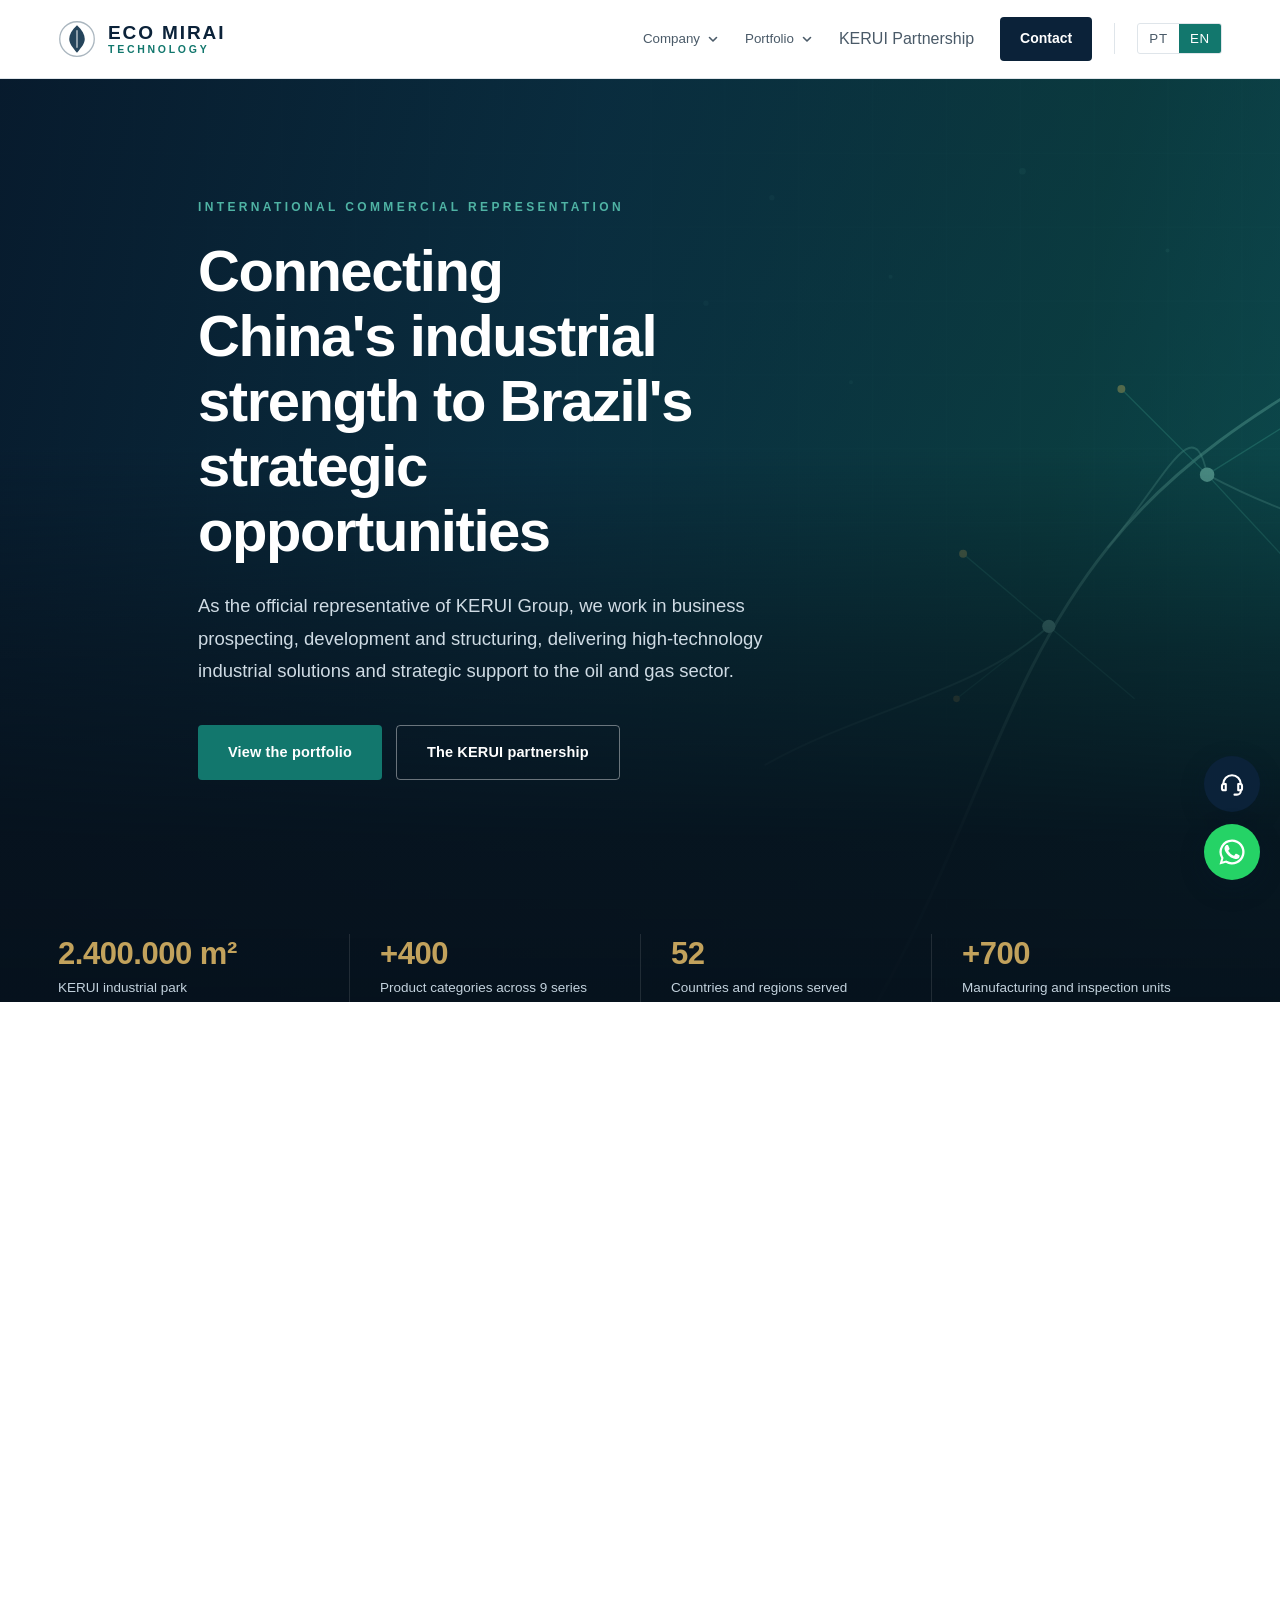
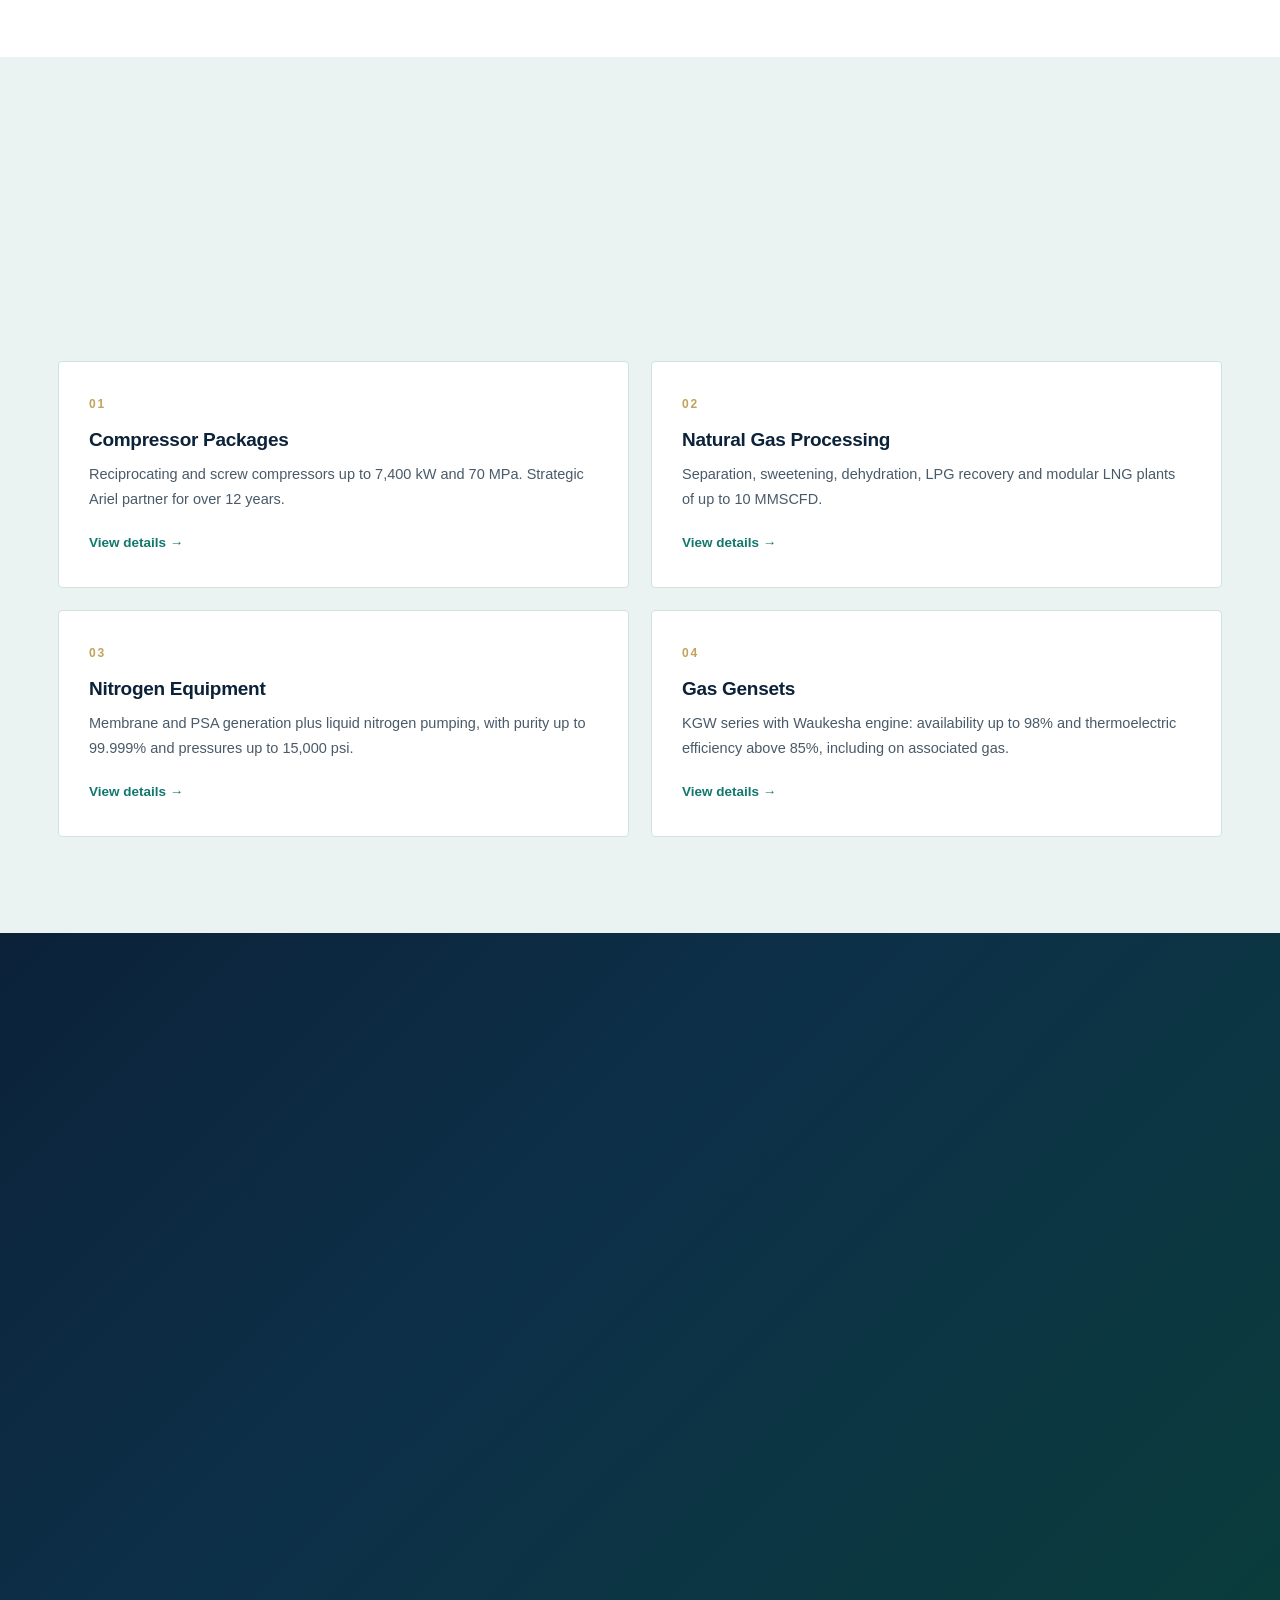
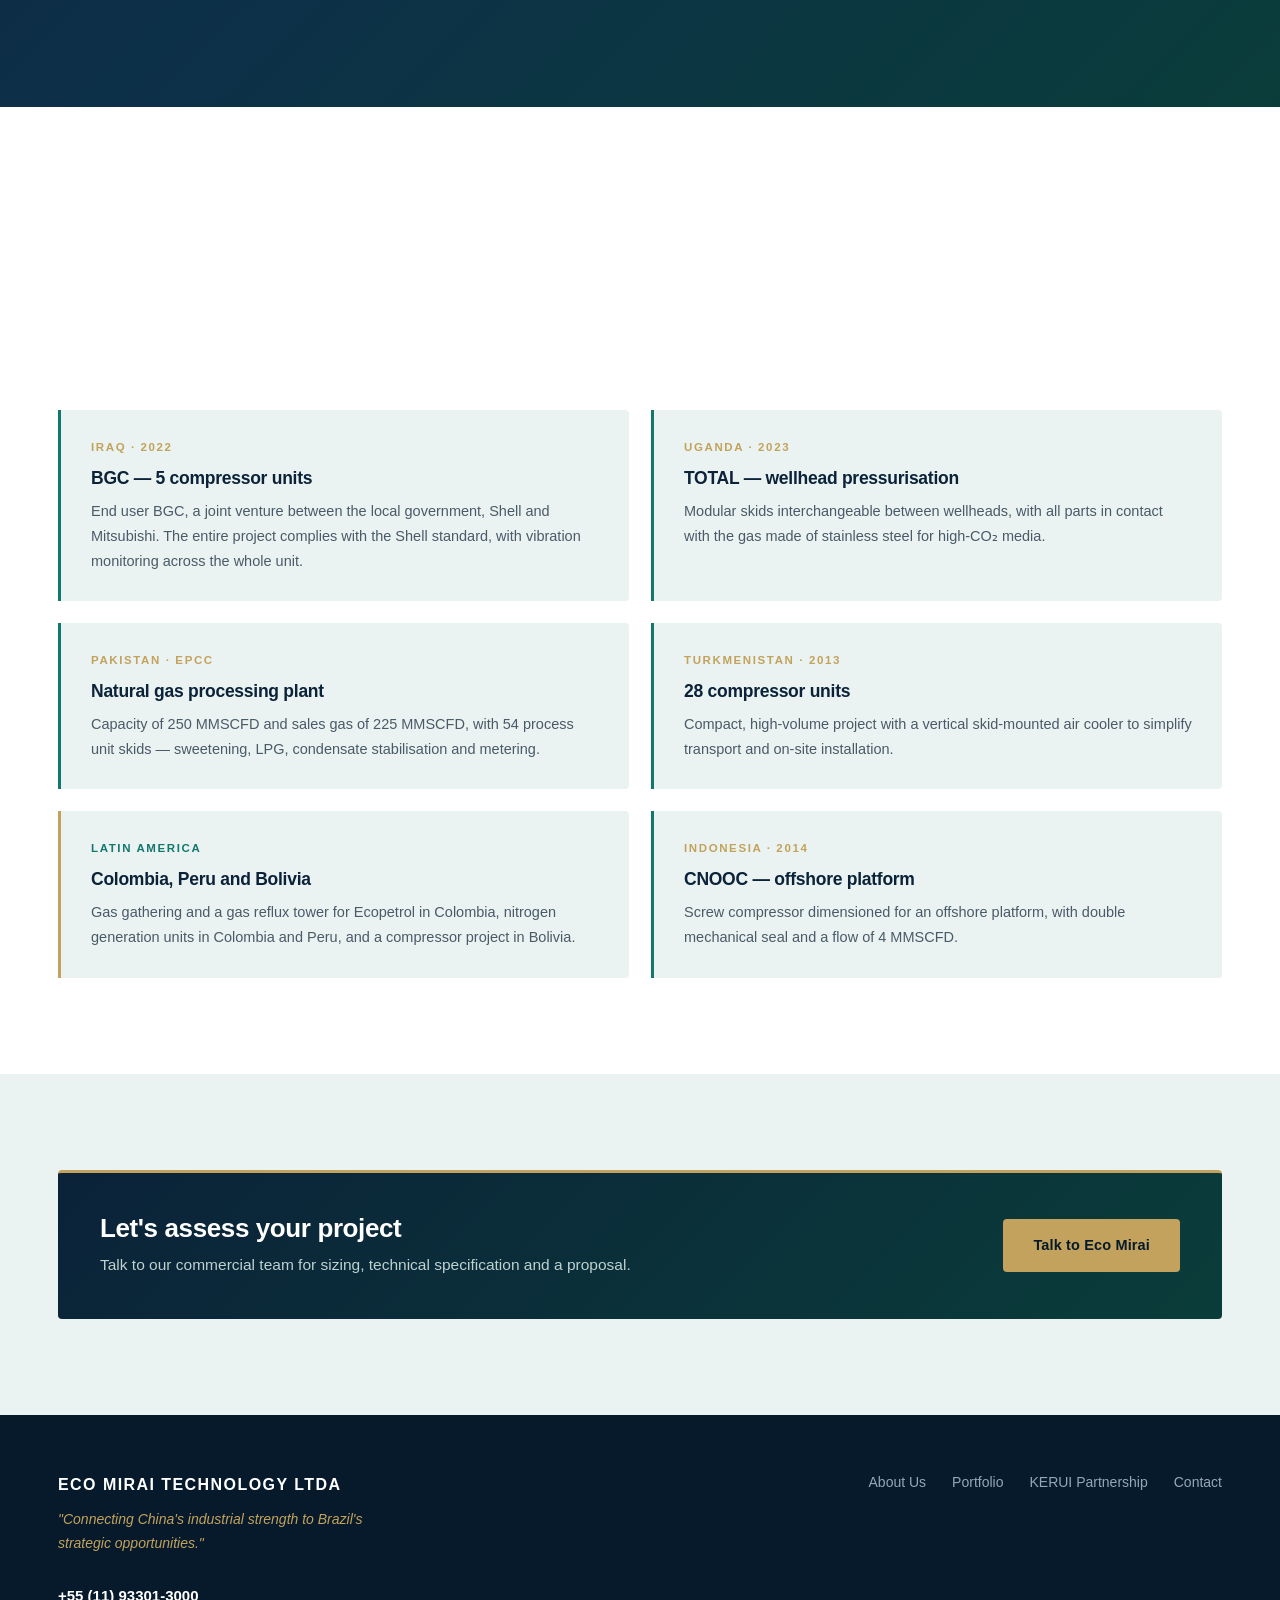
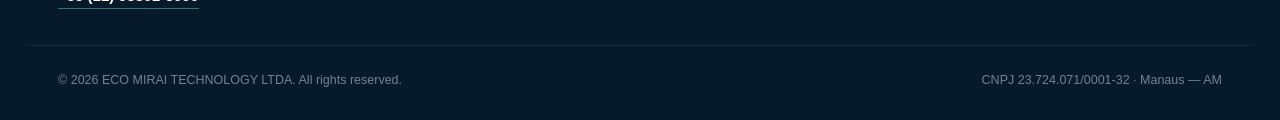
<file: index.html>
<!DOCTYPE html>
<html lang="pt-BR">
<head>
<meta charset="UTF-8">
<meta name="viewport" content="width=device-width, initial-scale=1">
<title>ECO MIRAI TECHNOLOGY — Representação Comercial Internacional</title>
<meta name="description" content="ECO MIRAI TECHNOLOGY LTDA — Representante oficial do Grupo KERUI no Brasil. Equipamentos e soluções industriais para petróleo e gás.">
<meta http-equiv="Content-Security-Policy"
      content="default-src 'self'; img-src 'self' data:; style-src 'self'; script-src 'self'; font-src 'self'; connect-src 'none'; object-src 'none'; base-uri 'none'; form-action 'none'">
<meta name="referrer" content="strict-origin-when-cross-origin">
<!-- PREVIEW: remover quando o site for para o dominio oficial. -->
<meta name="robots" content="noindex, nofollow">
<link rel="icon" href="assets/favicon.svg" type="image/svg+xml">
<link rel="stylesheet" href="css/styles.css">
</head>
<body data-page="home">

<header class="header" id="header">
  <div class="container header__inner">
    <a class="brand" href="index.html" aria-label="ECO MIRAI">
      <svg class="brand__mark" viewBox="0 0 44 44" aria-hidden="true">
        <circle cx="22" cy="22" r="20" fill="none" stroke="currentColor" stroke-width="1.5" opacity=".35"/>
        <path d="M22 6c6 5.5 9 10.8 9 16 0 5.3-4 10-9 16-5-6-9-10.7-9-16 0-5.2 3-10.5 9-16Z" fill="currentColor" opacity=".9"/>
        <path d="M22 12v20" stroke="#fff" stroke-width="1.6" opacity=".7"/>
      </svg>
      <span class="brand__text"><strong>ECO MIRAI</strong><em data-i18n="brand.tagline">Technology</em></span>
    </a>

    <nav class="nav" id="nav">
      <div class="nav__item nav__item--has-menu">
        <button type="button" class="nav__toggle" aria-expanded="false" aria-controls="menu-empresa">
          <span data-i18n="nav.company">A Empresa</span>
          <svg class="nav__chevron" viewBox="0 0 12 12" fill="none" stroke="currentColor" stroke-width="1.6" aria-hidden="true"><path d="m2.5 4.5 3.5 3.5 3.5-3.5"/></svg>
        </button>
        <div class="nav__menu" id="menu-empresa">
          <a href="empresa.html" data-i18n="nav.about">Quem Somos</a>
          <a href="empresa.html#valores" data-i18n="nav.values">Missão e Valores</a>
          <a href="empresa.html#presenca" data-i18n="nav.presence">Presença</a>
        </div>
      </div>

      <div class="nav__item nav__item--has-menu">
        <button type="button" class="nav__toggle" aria-expanded="false" aria-controls="menu-portfolio">
          <span data-i18n="nav.portfolio">Portfólio</span>
          <svg class="nav__chevron" viewBox="0 0 12 12" fill="none" stroke="currentColor" stroke-width="1.6" aria-hidden="true"><path d="m2.5 4.5 3.5 3.5 3.5-3.5"/></svg>
        </button>
        <div class="nav__menu" id="menu-portfolio">
          <a href="portfolio.html#compressores" data-i18n="nav.compressors">Pacotes de Compressores</a>
          <a href="portfolio.html#gas" data-i18n="nav.gas">Processamento de Gás Natural</a>
          <a href="portfolio.html#nitrogenio" data-i18n="nav.nitrogen">Equipamentos de Nitrogênio</a>
          <a href="portfolio.html#geradores" data-i18n="nav.gensets">Geradores a Gás</a>
        </div>
      </div>

      <div class="nav__item"><a class="nav__link" href="kerui.html" data-i18n="nav.partnership">Parceria KERUI</a></div>
      <div class="nav__item"><a href="contato.html" class="nav__cta" data-i18n="nav.contact">Contato</a></div>
      <div class="nav__item nav__item--lang">
        <div class="langswitch" role="group" aria-label="Language">
          <button type="button" class="langswitch__btn is-active" data-lang="pt">PT</button>
          <button type="button" class="langswitch__btn" data-lang="en">EN</button>
        </div>
      </div>
    </nav>

    <button class="burger" id="burger" aria-label="Menu" aria-expanded="false">
      <span></span><span></span><span></span>
    </button>
  </div>
</header>

<main>

<!-- ============ HERO ============ -->
<section class="hero">
  <div class="hero__bg" aria-hidden="true">

    <!-- CENA 1 — Amazônia & conexões (o hub) -->
    <div class="hero__slide is-active">
      <svg class="hero__grid" viewBox="0 0 1440 700" preserveAspectRatio="xMidYMid slice">
        <defs>
          <linearGradient id="hg1" x1="0" y1="0" x2="1" y2="1">
            <stop offset="0%" stop-color="#0b2239"/><stop offset="52%" stop-color="#0d3346"/><stop offset="100%" stop-color="#0a4842"/>
          </linearGradient>
          <pattern id="hp1" width="56" height="56" patternUnits="userSpaceOnUse">
            <path d="M56 0H0v56" fill="none" stroke="#7fd4c8" stroke-width=".5" opacity=".1"/>
          </pattern>
        </defs>
        <rect width="1440" height="700" fill="url(#hg1)"/>
        <rect width="1440" height="700" fill="url(#hp1)"/>
        <g fill="#7fd4c8" opacity=".14">
          <circle cx="820" cy="90" r="2"/><circle cx="910" cy="150" r="1.5"/><circle cx="1010" cy="70" r="2.5"/>
          <circle cx="1120" cy="130" r="1.5"/><circle cx="1240" cy="90" r="2"/><circle cx="1360" cy="150" r="1.5"/>
          <circle cx="1300" cy="230" r="2"/><circle cx="880" cy="230" r="1.5"/><circle cx="770" cy="170" r="2"/>
        </g>
        <g fill="none" stroke="#9fe3d6" stroke-width="2.2" opacity=".5" stroke-linecap="round">
          <path d="M1440,80 C1300,210 1170,235 1075,355 C995,455 975,565 900,700"/>
          <path d="M1440,300 C1330,375 1275,470 1210,700"/>
        </g>
        <g fill="none" stroke="#9fe3d6" stroke-width="1.4" opacity=".38" stroke-linecap="round">
          <path d="M1150,300 C1225,340 1290,356 1400,352"/>
          <path d="M1030,415 C975,465 890,478 815,520"/>
          <path d="M1285,468 C1345,505 1400,532 1440,548"/>
          <path d="M1075,355 C1120,300 1140,250 1150,300"/>
        </g>
        <g stroke="#4fb3a4" stroke-width="1" opacity=".5">
          <path d="M1150,300 L1085,235 M1150,300 L1230,250 M1150,300 L1215,370"/>
          <path d="M1030,415 L965,360 M1030,415 L1095,470 M1030,415 L960,470"/>
          <path d="M1285,468 L1350,415 M1285,468 L1235,530"/>
        </g>
        <g fill="#9fe3d6">
          <circle cx="1150" cy="300" r="5.5"/><circle cx="1030" cy="415" r="5"/><circle cx="1285" cy="468" r="4.5"/>
        </g>
        <g fill="#c2a25c">
          <circle cx="1085" cy="235" r="3"/><circle cx="1230" cy="250" r="3"/><circle cx="965" cy="360" r="3"/>
          <circle cx="1350" cy="415" r="3"/><circle cx="960" cy="470" r="2.5"/><circle cx="1215" cy="370" r="2.5"/>
        </g>
      </svg>
    </div>

    <!-- CENA 2 — Petróleo & gás / KERUI -->
    <div class="hero__slide">
      <svg class="hero__grid" viewBox="0 0 1440 700" preserveAspectRatio="xMidYMid slice">
        <defs>
          <linearGradient id="hg2" x1="0" y1="0" x2="1" y2="1">
            <stop offset="0%" stop-color="#0a1f33"/><stop offset="55%" stop-color="#0d2c43"/><stop offset="100%" stop-color="#0a4038"/>
          </linearGradient>
          <pattern id="hp2" width="56" height="56" patternUnits="userSpaceOnUse">
            <path d="M56 0H0v56" fill="none" stroke="#7fd4c8" stroke-width=".5" opacity=".1"/>
          </pattern>
        </defs>
        <rect width="1440" height="700" fill="url(#hg2)"/>
        <rect width="1440" height="700" fill="url(#hp2)"/>
        <g fill="none" stroke="#9fe3d6" stroke-width="1.6" opacity=".5" stroke-linejoin="round">
          <path d="M1120,700 L1165,250 M1230,700 L1185,250"/>
          <path d="M1140,520 L1210,520 M1148,430 L1202,430 M1156,350 L1194,350 M1132,610 L1218,610"/>
          <path d="M1120,700 L1210,520 M1230,700 L1140,520 M1140,520 L1202,430 M1210,520 L1148,430 M1148,430 L1194,350 M1202,430 L1156,350"/>
          <path d="M1165,250 L1185,250 L1180,215 L1170,215 Z M1175,215 V180"/>
          <circle cx="1175" cy="172" r="6" fill="#9fe3d6" stroke="none" opacity=".9"/>
        </g>
        <g fill="none" stroke="#9fe3d6" stroke-width="1.5" opacity=".42">
          <path d="M1290,700 V560 a44,14 0 0 1 88,0 V700"/>
          <ellipse cx="1334" cy="560" rx="44" ry="14"/>
          <path d="M1300,555 h68"/>
        </g>
        <g fill="none" stroke="#9fe3d6" stroke-width="1.5" opacity=".3">
          <path d="M1388,700 V600 a30,10 0 0 1 60,0 V700"/>
          <ellipse cx="1418" cy="600" rx="30" ry="10"/>
        </g>
        <g fill="none" stroke="#7fd4c8" stroke-width="1.4" opacity=".34">
          <rect x="770" y="612" width="120" height="60" rx="3"/>
          <path d="M792,612 v-16 h30 v16 M840,612 v-24 h34 v24"/>
          <rect x="915" y="628" width="96" height="44" rx="3"/>
          <circle cx="963" cy="650" r="12"/>
        </g>
        <g fill="none" stroke="#4fb3a4" stroke-width="2" opacity=".4">
          <path d="M0,662 H1290 M1055,662 V612"/>
        </g>
        <g fill="none" stroke="#c2a25c" stroke-width="2" opacity=".55" stroke-linecap="round" stroke-dasharray="2 26">
          <path d="M0,662 H1055 V612"/>
        </g>
      </svg>
    </div>

    <!-- CENA 3 — Posicionamento estratégico / gerar negócios -->
    <div class="hero__slide">
      <svg class="hero__grid" viewBox="0 0 1440 700" preserveAspectRatio="xMidYMid slice">
        <defs>
          <linearGradient id="hg3" x1="0" y1="0" x2="1" y2="1">
            <stop offset="0%" stop-color="#0b2239"/><stop offset="52%" stop-color="#0d3147"/><stop offset="100%" stop-color="#0a453f"/>
          </linearGradient>
          <pattern id="hp3" width="56" height="56" patternUnits="userSpaceOnUse">
            <path d="M56 0H0v56" fill="none" stroke="#7fd4c8" stroke-width=".5" opacity=".1"/>
          </pattern>
        </defs>
        <rect width="1440" height="700" fill="url(#hg3)"/>
        <rect width="1440" height="700" fill="url(#hp3)"/>
        <g opacity=".9">
          <path d="M1205,150 C1285,165 1338,225 1345,310 C1350,378 1372,415 1368,478 C1362,565 1300,672 1246,668 C1206,665 1198,602 1178,562 C1150,505 1120,472 1122,410 C1124,342 1132,255 1152,208 C1163,180 1188,150 1205,150 Z"
                fill="#4fb3a4" opacity=".14" stroke="#9fe3d6" stroke-width="1.4"/>
        </g>
        <g fill="none" stroke="#7fd4c8" stroke-width="1.5" opacity=".4">
          <circle cx="560" cy="250" r="30"/><circle cx="560" cy="250" r="16"/>
          <path d="M560,205 V150 M560,295 V350 M515,250 H470 M605,250 H650"/>
        </g>
        <circle cx="560" cy="250" r="4" fill="#9fe3d6"/>
        <g fill="none" stroke-linecap="round">
          <path d="M588,232 C760,120 1050,150 1212,318" stroke="#9fe3d6" stroke-width="2" opacity=".5"/>
          <path d="M582,272 C740,300 980,360 1200,398" stroke="#c2a25c" stroke-width="2" opacity=".55"/>
          <path d="M566,282 C700,470 980,520 1210,486" stroke="#9fe3d6" stroke-width="1.6" opacity=".34"/>
        </g>
        <g fill="#c2a25c">
          <circle cx="760" cy="313" r="3"/><circle cx="900" cy="342" r="3.2"/><circle cx="1050" cy="372" r="3"/>
        </g>
        <circle cx="1212" cy="318" r="15" fill="none" stroke="#c2a25c" stroke-width="1.2" opacity=".5"/>
        <circle cx="1212" cy="318" r="6.5" fill="#c2a25c"/>
        <circle cx="1212" cy="318" r="2.5" fill="#0b2239"/>
      </svg>
    </div>

  </div>

  <div class="container hero__inner">
    <p class="hero__eyebrow" data-i18n="hero.eyebrow">Representação Comercial Internacional</p>
    <h1 class="hero__title" data-i18n="hero.title">Conectando a força industrial da China às oportunidades estratégicas do Brasil</h1>
    <p class="hero__lead" data-i18n="hero.lead">Representante oficial do Grupo KERUI, atuamos na prospecção, desenvolvimento e estruturação de negócios, oferecendo soluções industriais de alta tecnologia e acompanhamento estratégico para o setor de petróleo e gás.</p>
    <div class="hero__actions">
      <a href="portfolio.html" class="btn btn--primary" data-i18n="hero.cta1">Ver o portfólio</a>
      <a href="kerui.html" class="btn btn--ghost" data-i18n="hero.cta2">A parceria KERUI</a>
    </div>
  </div>

  <!-- Indicadores: na base do MESMO hero, sobre a zona escura (sem emenda) -->
  <div class="hero__stats">
    <div class="container hero__stats-grid">
      <div class="stat"><span class="stat__value">2.400.000 m²</span><span class="stat__label" data-i18n="hero.stat1">Parque industrial KERUI</span></div>
      <div class="stat"><span class="stat__value">+400</span><span class="stat__label" data-i18n="hero.stat2">Categorias de produtos em 9 séries</span></div>
      <div class="stat"><span class="stat__value">52</span><span class="stat__label" data-i18n="hero.stat3">Países e regiões atendidos</span></div>
      <div class="stat"><span class="stat__value">+700</span><span class="stat__label" data-i18n="hero.stat4">Conjuntos de fabricação e inspeção</span></div>
    </div>
  </div>
</section>

<!-- ============ PILARES ============ -->
<section class="section">
  <div class="container">
    <div class="sec-head">
      <span class="sec-head__kicker" data-i18n="pillars.kicker">O que fazemos</span>
      <h2 class="sec-head__title" data-i18n="pillars.title">Três frentes, uma ponte industrial</h2>
      <p class="sec-head__lead" data-i18n="pillars.lead">A Eco Mirai nasceu com o propósito de aproximar grandes fabricantes globais das oportunidades existentes no mercado brasileiro.</p>
    </div>

    <div class="areas areas--three">
      <article class="area">
        <span class="area__num">01</span>
        <h3 data-i18n="pillars.p1t">Representação Comercial Internacional</h3>
        <p data-i18n="pillars.p1d">Representação oficial do Grupo KERUI no Brasil, conectando a capacidade industrial chinesa a operadores e prestadores de serviço locais.</p>
      </article>
      <article class="area">
        <span class="area__num">02</span>
        <h3 data-i18n="pillars.p2t">Desenvolvimento de Negócios</h3>
        <p data-i18n="pillars.p2d">Prospecção, desenvolvimento e estruturação de negócios, com acompanhamento estratégico do primeiro contato à entrega final.</p>
      </article>
      <article class="area">
        <span class="area__num">03</span>
        <h3 data-i18n="pillars.p3t">Soluções Industriais</h3>
        <p data-i18n="pillars.p3d">Equipamentos e pacotes de processo de alta tecnologia para exploração, produção, coleta, tratamento e transporte de petróleo e gás.</p>
      </article>
    </div>
  </div>
</section>

<!-- ============ LINHAS DE PRODUTO ============ -->
<section class="section section--alt">
  <div class="container">
    <div class="sec-head">
      <span class="sec-head__kicker" data-i18n="lines.kicker">Portfólio</span>
      <h2 class="sec-head__title" data-i18n="lines.title">Quatro linhas de equipamentos</h2>
      <p class="sec-head__lead" data-i18n="lines.lead">Da compressão de gás à geração de energia — soluções montadas em skid, prontas para campo, com engenharia, fabricação e comissionamento.</p>
    </div>

    <div class="lines">
      <a class="line" href="portfolio.html#compressores">
        <span class="line__num">01</span>
        <h3 data-i18n="lines.l1t">Pacotes de Compressores</h3>
        <p data-i18n="lines.l1d">Compressores alternativos e de parafuso até 7.400 kW e 70 MPa. Parceiro estratégico da Ariel há mais de 12 anos.</p>
        <span class="line__go" data-i18n="lines.more">Ver detalhes</span>
      </a>
      <a class="line" href="portfolio.html#gas">
        <span class="line__num">02</span>
        <h3 data-i18n="lines.l2t">Processamento de Gás Natural</h3>
        <p data-i18n="lines.l2d">Separação, desacidificação, desidratação, recuperação de GLP e plantas modulares de GNL de até 10 MMSCFD.</p>
        <span class="line__go" data-i18n="lines.more">Ver detalhes</span>
      </a>
      <a class="line" href="portfolio.html#nitrogenio">
        <span class="line__num">03</span>
        <h3 data-i18n="lines.l3t">Equipamentos de Nitrogênio</h3>
        <p data-i18n="lines.l3d">Geração por membrana e PSA e bombeamento de nitrogênio líquido, com pureza de até 99,999% e pressões de até 15.000 psi.</p>
        <span class="line__go" data-i18n="lines.more">Ver detalhes</span>
      </a>
      <a class="line" href="portfolio.html#geradores">
        <span class="line__num">04</span>
        <h3 data-i18n="lines.l4t">Geradores a Gás</h3>
        <p data-i18n="lines.l4d">Série KGW com motor Waukesha: disponibilidade de até 98% e eficiência termoelétrica acima de 85%, inclusive com gás associado.</p>
        <span class="line__go" data-i18n="lines.more">Ver detalhes</span>
      </a>
    </div>
  </div>
</section>

<!-- ============ PARCERIA KERUI ============ -->
<section class="section section--dark">
  <div class="container">
    <div class="kerui">
      <div class="kerui__text">
        <span class="sec-head__kicker" data-i18n="kerui.kicker">Aliança Estratégica</span>
        <h2 class="sec-head__title" data-i18n="kerui.title">Representante oficial do Grupo KERUI</h2>
        <p data-i18n="kerui.p1">A KERUI Petroleum &amp; Gas é focada em P&amp;D e na fabricação de equipamentos inteligentes de alto padrão para petróleo e gás, com um parque industrial que abrange toda a cadeia produtiva: exploração e desenvolvimento, coleta e transporte, e construção de obras.</p>
        <p data-i18n="kerui.p2">Por meio da Eco Mirai, o mercado brasileiro acessa:</p>
        <ul class="checklist">
          <li data-i18n="kerui.b1">Nove séries e mais de 400 categorias de produtos</li>
          <li data-i18n="kerui.b2">Rede de serviços em 52 países e 12 centros regionais</li>
          <li data-i18n="kerui.b3">10 centros de P&amp;D e laboratórios de pesquisa</li>
          <li data-i18n="kerui.b4">Armazéns globais de peças de reposição</li>
          <li data-i18n="kerui.b5">Soluções customizadas e montadas em skid</li>
          <li data-i18n="kerui.b6">Transferência de conhecimento e suporte técnico</li>
        </ul>
        <a href="kerui.html" class="btn btn--primary btn--inline" data-i18n="kerui.cta">Conhecer a KERUI</a>
      </div>
      <div class="kerui__panel">
        <div class="kerui__badge">KERUI GROUP</div>
        <p data-i18n="kerui.panel">Um dos maiores fabricantes privados de equipamentos para petróleo e gás da China, com atuação industrial em escala global.</p>
        <div class="kerui__meta">
          <div><strong>2.400.000 m²</strong><span data-i18n="kerui.m1l">Parque industrial</span></div>
          <div><strong data-i18n="kerui.m2v">+20 países</strong><span data-i18n="kerui.m2l">Compressores entregues</span></div>
          <div><strong data-i18n="kerui.m3v">Onshore &amp; Offshore</strong><span data-i18n="kerui.m3l">Cobertura operacional</span></div>
        </div>
      </div>
    </div>
  </div>
</section>

<!-- ============ CASOS ============ -->
<section class="section">
  <div class="container">
    <div class="sec-head">
      <span class="sec-head__kicker" data-i18n="cases.kicker">Referências</span>
      <h2 class="sec-head__title" data-i18n="cases.title">Projetos executados no mundo</h2>
      <p class="sec-head__lead" data-i18n="cases.lead">A KERUI já forneceu compressores para mais de 20 países. Alguns projetos que demonstram a escala e o padrão técnico do parceiro que representamos.</p>
    </div>

    <div class="cases">
      <article class="case">
        <span class="case__place" data-i18n="cases.c1p">Iraque · 2022</span>
        <h3 data-i18n="cases.c1t">BGC — 5 unidades compressoras</h3>
        <p data-i18n="cases.c1d">Usuário final BGC, joint venture entre governo local, Shell e Mitsubishi. Todo o projeto em conformidade com a norma Shell, com monitoramento de vibração de toda a unidade.</p>
      </article>
      <article class="case">
        <span class="case__place" data-i18n="cases.c2p">Uganda · 2023</span>
        <h3 data-i18n="cases.c2t">TOTAL — pressurização de cabeça de poço</h3>
        <p data-i18n="cases.c2d">Skids modulares intercambiáveis entre cabeças de poço, com todas as peças em contato com o gás em aço inoxidável para meios de alto teor de CO₂.</p>
      </article>
      <article class="case">
        <span class="case__place" data-i18n="cases.c3p">Paquistão · EPCC</span>
        <h3 data-i18n="cases.c3t">Planta de processamento de gás natural</h3>
        <p data-i18n="cases.c3d">Capacidade de 250 MMSCFD e gás de venda de 225 MMSCFD, com 54 skids de unidades de processo — adoçamento, GLP, estabilização de condensado e medição.</p>
      </article>
      <article class="case">
        <span class="case__place" data-i18n="cases.c4p">Turcomenistão · 2013</span>
        <h3 data-i18n="cases.c4t">28 unidades compressoras</h3>
        <p data-i18n="cases.c4d">Projeto compacto de grande volume, com resfriador a ar vertical montado em skid para facilitar transporte e instalação em campo.</p>
      </article>
      <article class="case case--latam">
        <span class="case__place" data-i18n="cases.c5p">América Latina</span>
        <h3 data-i18n="cases.c5t">Colômbia, Peru e Bolívia</h3>
        <p data-i18n="cases.c5d">Coleta de gás e torre de refluxo para a Ecopetrol na Colômbia, unidades de geração de nitrogênio na Colômbia e no Peru, e projeto de compressores na Bolívia.</p>
      </article>
      <article class="case">
        <span class="case__place" data-i18n="cases.c6p">Indonésia · 2014</span>
        <h3 data-i18n="cases.c6t">CNOOC — plataforma offshore</h3>
        <p data-i18n="cases.c6d">Compressor de parafuso dimensionado para plataforma offshore, com vedação por selo mecânico duplo e vazão de 4 MMSCFD.</p>
      </article>
    </div>
  </div>
</section>

<!-- ============ CTA ============ -->
<section class="section section--alt">
  <div class="container">
    <div class="cta">
      <div>
        <h2 class="cta__title" data-i18n="cta.title">Vamos avaliar o seu projeto</h2>
        <p class="cta__lead" data-i18n="cta.lead">Fale com nossa equipe comercial para dimensionamento, especificação técnica e proposta.</p>
      </div>
      <a href="contato.html" class="btn btn--primary" data-i18n="cta.btn">Falar com a Eco Mirai</a>
    </div>
  </div>
</section>

</main>

<footer class="footer">
  <div class="container footer__inner">
    <div class="footer__brand">
      <strong>ECO MIRAI TECHNOLOGY LTDA</strong>
      <p data-i18n="footer.slogan">"Conectando a força industrial da China às oportunidades estratégicas do Brasil."</p>
      <a class="footer__tel" href="tel:+5511933013000">+55 (11) 93301-3000</a>
    </div>
    <nav class="footer__nav">
      <a href="empresa.html" data-i18n="nav.about">Quem Somos</a>
      <a href="portfolio.html" data-i18n="nav.portfolio">Portfólio</a>
      <a href="kerui.html" data-i18n="nav.partnership">Parceria KERUI</a>
      <a href="contato.html" data-i18n="nav.contact">Contato</a>
    </nav>
  </div>
  <div class="container footer__bottom">
    <span data-i18n="footer.rights">© 2026 ECO MIRAI TECHNOLOGY LTDA. Todos os direitos reservados.</span>
    <span>CNPJ 23.724.071/0001-32 · Manaus — AM</span>
  </div>
</footer>

<!-- ============ BOTÕES FLUTUANTES (WhatsApp + SAC/FAQ) ============ -->
<!-- Numero do WhatsApp: 55 + DDD + numero, so digitos. Atual: (11) 93301-3000,
     informado como TEMPORARIO pelo cliente. Ver README. -->
<div class="fab">
  <a class="fab__btn fab__btn--sac" href="mailto:sac@ecomirai.com.br?subject=SAC%20%2F%20FAQ%20%E2%80%94%20ECO%20MIRAI"
     data-i18n-aria="fab.sac" data-i18n-title="fab.sac" aria-label="SAC / FAQ por e-mail" title="SAC / FAQ por e-mail">
    <svg viewBox="0 0 24 24" fill="none" stroke="currentColor" stroke-width="1.7" stroke-linecap="round" stroke-linejoin="round" aria-hidden="true">
      <path d="M5 12a7 7 0 0 1 14 0"/>
      <path d="M4 13.5a1.5 1.5 0 0 1 1.5-1.5H7v5H5.5A1.5 1.5 0 0 1 4 15.5Z"/>
      <path d="M20 13.5a1.5 1.5 0 0 0-1.5-1.5H17v5h1.5a1.5 1.5 0 0 0 1.5-1.5Z"/>
      <path d="M19 17v.5a3 3 0 0 1-3 3h-2"/>
    </svg>
  </a>
  <a class="fab__btn fab__btn--wa" href="https://wa.me/5511933013000" target="_blank" rel="noopener"
     data-i18n-aria="fab.whatsapp" data-i18n-title="fab.whatsapp" aria-label="Fale pelo WhatsApp" title="Fale pelo WhatsApp">
    <svg viewBox="0 0 24 24" fill="currentColor" aria-hidden="true">
      <path d="M12 2a10 10 0 0 0-8.6 15.06L2 22l5.06-1.33A10 10 0 1 0 12 2Zm0 18.2a8.2 8.2 0 0 1-4.18-1.14l-.3-.18-3.1.81.83-3.02-.2-.31A8.2 8.2 0 1 1 12 20.2Z"/>
      <path d="M17.5 14.4c-.3-.15-1.77-.87-2.04-.97-.27-.1-.47-.15-.67.15-.2.3-.77.97-.94 1.17-.17.2-.35.22-.65.07-.3-.15-1.26-.46-2.4-1.48-.89-.79-1.49-1.77-1.66-2.07-.17-.3-.02-.46.13-.61.13-.13.3-.35.45-.52.15-.17.2-.3.3-.5.1-.2.05-.37-.02-.52-.08-.15-.67-1.62-.92-2.22-.24-.58-.49-.5-.67-.51h-.57c-.2 0-.52.07-.8.37-.27.3-1.04 1.02-1.04 2.49 0 1.47 1.07 2.89 1.22 3.09.15.2 2.1 3.2 5.08 4.49.71.31 1.26.49 1.69.63.71.23 1.36.19 1.87.12.57-.09 1.77-.72 2.02-1.42.25-.7.25-1.3.17-1.42-.07-.12-.27-.2-.57-.35Z"/>
    </svg>
  </a>
</div>

<script src="js/i18n.js"></script>
<script src="js/main.js"></script>
</body>
</html>
</file>
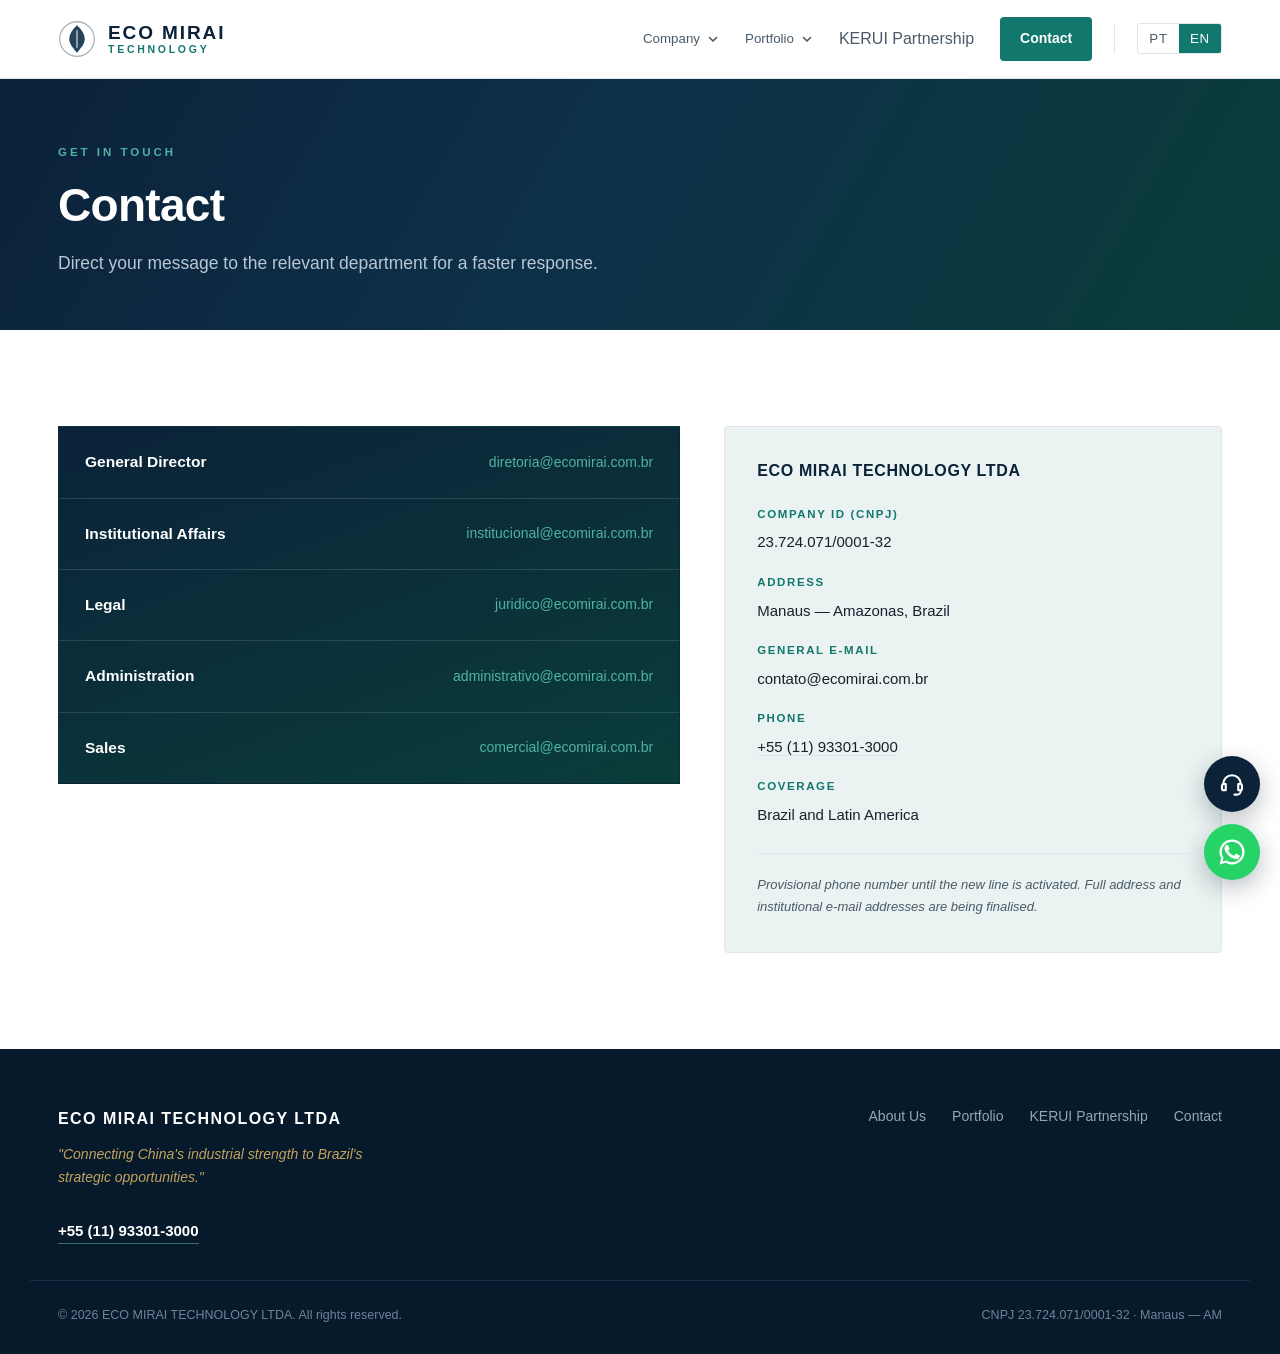
<file: contato.html>
<!DOCTYPE html>
<html lang="pt-BR">
<head>
<meta charset="UTF-8">
<meta name="viewport" content="width=device-width, initial-scale=1">
<title>Contato — ECO MIRAI TECHNOLOGY</title>
<meta name="description" content="Fale com a ECO MIRAI TECHNOLOGY LTDA — atendimento comercial, institucional, jurídico e administrativo para todo o Brasil e América Latina.">
<meta http-equiv="Content-Security-Policy"
      content="default-src 'self'; img-src 'self' data:; style-src 'self'; script-src 'self'; font-src 'self'; connect-src 'none'; object-src 'none'; base-uri 'none'; form-action 'none'">
<meta name="referrer" content="strict-origin-when-cross-origin">
<meta name="robots" content="noindex, nofollow">
<link rel="icon" href="assets/favicon.svg" type="image/svg+xml">
<link rel="stylesheet" href="css/styles.css">
</head>
<body data-page="contato">

<header class="header" id="header">
  <div class="container header__inner">
    <a class="brand" href="index.html" aria-label="ECO MIRAI">
      <svg class="brand__mark" viewBox="0 0 44 44" aria-hidden="true">
        <circle cx="22" cy="22" r="20" fill="none" stroke="currentColor" stroke-width="1.5" opacity=".35"/>
        <path d="M22 6c6 5.5 9 10.8 9 16 0 5.3-4 10-9 16-5-6-9-10.7-9-16 0-5.2 3-10.5 9-16Z" fill="currentColor" opacity=".9"/>
        <path d="M22 12v20" stroke="#fff" stroke-width="1.6" opacity=".7"/>
      </svg>
      <span class="brand__text"><strong>ECO MIRAI</strong><em data-i18n="brand.tagline">Technology</em></span>
    </a>

    <nav class="nav" id="nav">
      <div class="nav__item nav__item--has-menu">
        <button type="button" class="nav__toggle" aria-expanded="false" aria-controls="menu-empresa">
          <span data-i18n="nav.company">A Empresa</span>
          <svg class="nav__chevron" viewBox="0 0 12 12" fill="none" stroke="currentColor" stroke-width="1.6" aria-hidden="true"><path d="m2.5 4.5 3.5 3.5 3.5-3.5"/></svg>
        </button>
        <div class="nav__menu" id="menu-empresa">
          <a href="empresa.html" data-i18n="nav.about">Quem Somos</a>
          <a href="empresa.html#valores" data-i18n="nav.values">Missão e Valores</a>
          <a href="empresa.html#presenca" data-i18n="nav.presence">Presença</a>
        </div>
      </div>

      <div class="nav__item nav__item--has-menu">
        <button type="button" class="nav__toggle" aria-expanded="false" aria-controls="menu-portfolio">
          <span data-i18n="nav.portfolio">Portfólio</span>
          <svg class="nav__chevron" viewBox="0 0 12 12" fill="none" stroke="currentColor" stroke-width="1.6" aria-hidden="true"><path d="m2.5 4.5 3.5 3.5 3.5-3.5"/></svg>
        </button>
        <div class="nav__menu" id="menu-portfolio">
          <a href="portfolio.html#compressores" data-i18n="nav.compressors">Pacotes de Compressores</a>
          <a href="portfolio.html#gas" data-i18n="nav.gas">Processamento de Gás Natural</a>
          <a href="portfolio.html#nitrogenio" data-i18n="nav.nitrogen">Equipamentos de Nitrogênio</a>
          <a href="portfolio.html#geradores" data-i18n="nav.gensets">Geradores a Gás</a>
        </div>
      </div>

      <div class="nav__item"><a class="nav__link" href="kerui.html" data-i18n="nav.partnership">Parceria KERUI</a></div>
      <div class="nav__item"><a href="contato.html" class="nav__cta is-current" data-i18n="nav.contact">Contato</a></div>
      <div class="nav__item nav__item--lang">
        <div class="langswitch" role="group" aria-label="Language">
          <button type="button" class="langswitch__btn is-active" data-lang="pt">PT</button>
          <button type="button" class="langswitch__btn" data-lang="en">EN</button>
        </div>
      </div>
    </nav>

    <button class="burger" id="burger" aria-label="Menu" aria-expanded="false">
      <span></span><span></span><span></span>
    </button>
  </div>
</header>

<main>

<section class="pagehead pagehead--dark">
  <div class="container">
    <p class="pagehead__kicker" data-i18n="contact.kicker">Fale Conosco</p>
    <h1 class="pagehead__title" data-i18n="contact.title">Contato</h1>
    <p class="pagehead__lead" data-i18n="contact.lead">Direcione sua mensagem ao departamento responsável para um atendimento mais ágil.</p>
  </div>
</section>

<section class="section">
  <div class="container">
    <div class="contact contact--page">
      <div class="contact__depts">
        <a class="dept" href="mailto:diretoria@ecomirai.com.br">
          <span class="dept__label" data-i18n="contact.d1">Diretor Geral</span>
          <span class="dept__mail">diretoria@ecomirai.com.br</span>
        </a>
        <a class="dept" href="mailto:institucional@ecomirai.com.br">
          <span class="dept__label" data-i18n="contact.d2">Institucional</span>
          <span class="dept__mail">institucional@ecomirai.com.br</span>
        </a>
        <a class="dept" href="mailto:juridico@ecomirai.com.br">
          <span class="dept__label" data-i18n="contact.d3">Jurídico</span>
          <span class="dept__mail">juridico@ecomirai.com.br</span>
        </a>
        <a class="dept" href="mailto:administrativo@ecomirai.com.br">
          <span class="dept__label" data-i18n="contact.d4">Administrativo</span>
          <span class="dept__mail">administrativo@ecomirai.com.br</span>
        </a>
        <a class="dept" href="mailto:comercial@ecomirai.com.br">
          <span class="dept__label" data-i18n="contact.d5">Comercial</span>
          <span class="dept__mail">comercial@ecomirai.com.br</span>
        </a>
      </div>

      <aside class="contact__info">
        <h2 data-i18n="contact.infoTitle">ECO MIRAI TECHNOLOGY LTDA</h2>
        <ul class="infolist">
          <li><span data-i18n="contact.i1">CNPJ</span><strong>23.724.071/0001-32</strong></li>
          <li><span data-i18n="contact.i2">Endereço</span><strong data-i18n="contact.i2v">Manaus — Amazonas, Brasil</strong></li>
          <li><span data-i18n="contact.i3">E-mail geral</span><strong>contato@ecomirai.com.br</strong></li>
          <li><span data-i18n="contact.i4">Telefone</span><strong><a class="tel-link" href="tel:+5511933013000">+55 (11) 93301-3000</a></strong></li>
          <li><span data-i18n="contact.i5">Atendimento</span><strong data-i18n="contact.i5v">Brasil e América Latina</strong></li>
        </ul>
        <p class="contact__note" data-i18n="contact.note">Telefone, endereço completo e e-mails institucionais em processo de definição final.</p>
      </aside>
    </div>
  </div>
</section>

</main>

<footer class="footer">
  <div class="container footer__inner">
    <div class="footer__brand">
      <strong>ECO MIRAI TECHNOLOGY LTDA</strong>
      <p data-i18n="footer.slogan">"Conectando a força industrial da China às oportunidades estratégicas do Brasil."</p>
      <a class="footer__tel" href="tel:+5511933013000">+55 (11) 93301-3000</a>
    </div>
    <nav class="footer__nav">
      <a href="empresa.html" data-i18n="nav.about">Quem Somos</a>
      <a href="portfolio.html" data-i18n="nav.portfolio">Portfólio</a>
      <a href="kerui.html" data-i18n="nav.partnership">Parceria KERUI</a>
      <a href="contato.html" data-i18n="nav.contact">Contato</a>
    </nav>
  </div>
  <div class="container footer__bottom">
    <span data-i18n="footer.rights">© 2026 ECO MIRAI TECHNOLOGY LTDA. Todos os direitos reservados.</span>
    <span>CNPJ 23.724.071/0001-32 · Manaus — AM</span>
  </div>
</footer>

<!-- ============ BOTÕES FLUTUANTES (WhatsApp + SAC/FAQ) ============ -->
<!-- Numero do WhatsApp: 55 + DDD + numero, so digitos. Atual: (11) 93301-3000,
     informado como TEMPORARIO pelo cliente. Ver README. -->
<div class="fab">
  <a class="fab__btn fab__btn--sac" href="mailto:sac@ecomirai.com.br?subject=SAC%20%2F%20FAQ%20%E2%80%94%20ECO%20MIRAI"
     data-i18n-aria="fab.sac" data-i18n-title="fab.sac" aria-label="SAC / FAQ por e-mail" title="SAC / FAQ por e-mail">
    <svg viewBox="0 0 24 24" fill="none" stroke="currentColor" stroke-width="1.7" stroke-linecap="round" stroke-linejoin="round" aria-hidden="true">
      <path d="M5 12a7 7 0 0 1 14 0"/>
      <path d="M4 13.5a1.5 1.5 0 0 1 1.5-1.5H7v5H5.5A1.5 1.5 0 0 1 4 15.5Z"/>
      <path d="M20 13.5a1.5 1.5 0 0 0-1.5-1.5H17v5h1.5a1.5 1.5 0 0 0 1.5-1.5Z"/>
      <path d="M19 17v.5a3 3 0 0 1-3 3h-2"/>
    </svg>
  </a>
  <a class="fab__btn fab__btn--wa" href="https://wa.me/5511933013000" target="_blank" rel="noopener"
     data-i18n-aria="fab.whatsapp" data-i18n-title="fab.whatsapp" aria-label="Fale pelo WhatsApp" title="Fale pelo WhatsApp">
    <svg viewBox="0 0 24 24" fill="currentColor" aria-hidden="true">
      <path d="M12 2a10 10 0 0 0-8.6 15.06L2 22l5.06-1.33A10 10 0 1 0 12 2Zm0 18.2a8.2 8.2 0 0 1-4.18-1.14l-.3-.18-3.1.81.83-3.02-.2-.31A8.2 8.2 0 1 1 12 20.2Z"/>
      <path d="M17.5 14.4c-.3-.15-1.77-.87-2.04-.97-.27-.1-.47-.15-.67.15-.2.3-.77.97-.94 1.17-.17.2-.35.22-.65.07-.3-.15-1.26-.46-2.4-1.48-.89-.79-1.49-1.77-1.66-2.07-.17-.3-.02-.46.13-.61.13-.13.3-.35.45-.52.15-.17.2-.3.3-.5.1-.2.05-.37-.02-.52-.08-.15-.67-1.62-.92-2.22-.24-.58-.49-.5-.67-.51h-.57c-.2 0-.52.07-.8.37-.27.3-1.04 1.02-1.04 2.49 0 1.47 1.07 2.89 1.22 3.09.15.2 2.1 3.2 5.08 4.49.71.31 1.26.49 1.69.63.71.23 1.36.19 1.87.12.57-.09 1.77-.72 2.02-1.42.25-.7.25-1.3.17-1.42-.07-.12-.27-.2-.57-.35Z"/>
    </svg>
  </a>
</div>

<script src="js/i18n.js"></script>
<script src="js/main.js"></script>
</body>
</html>
</file>
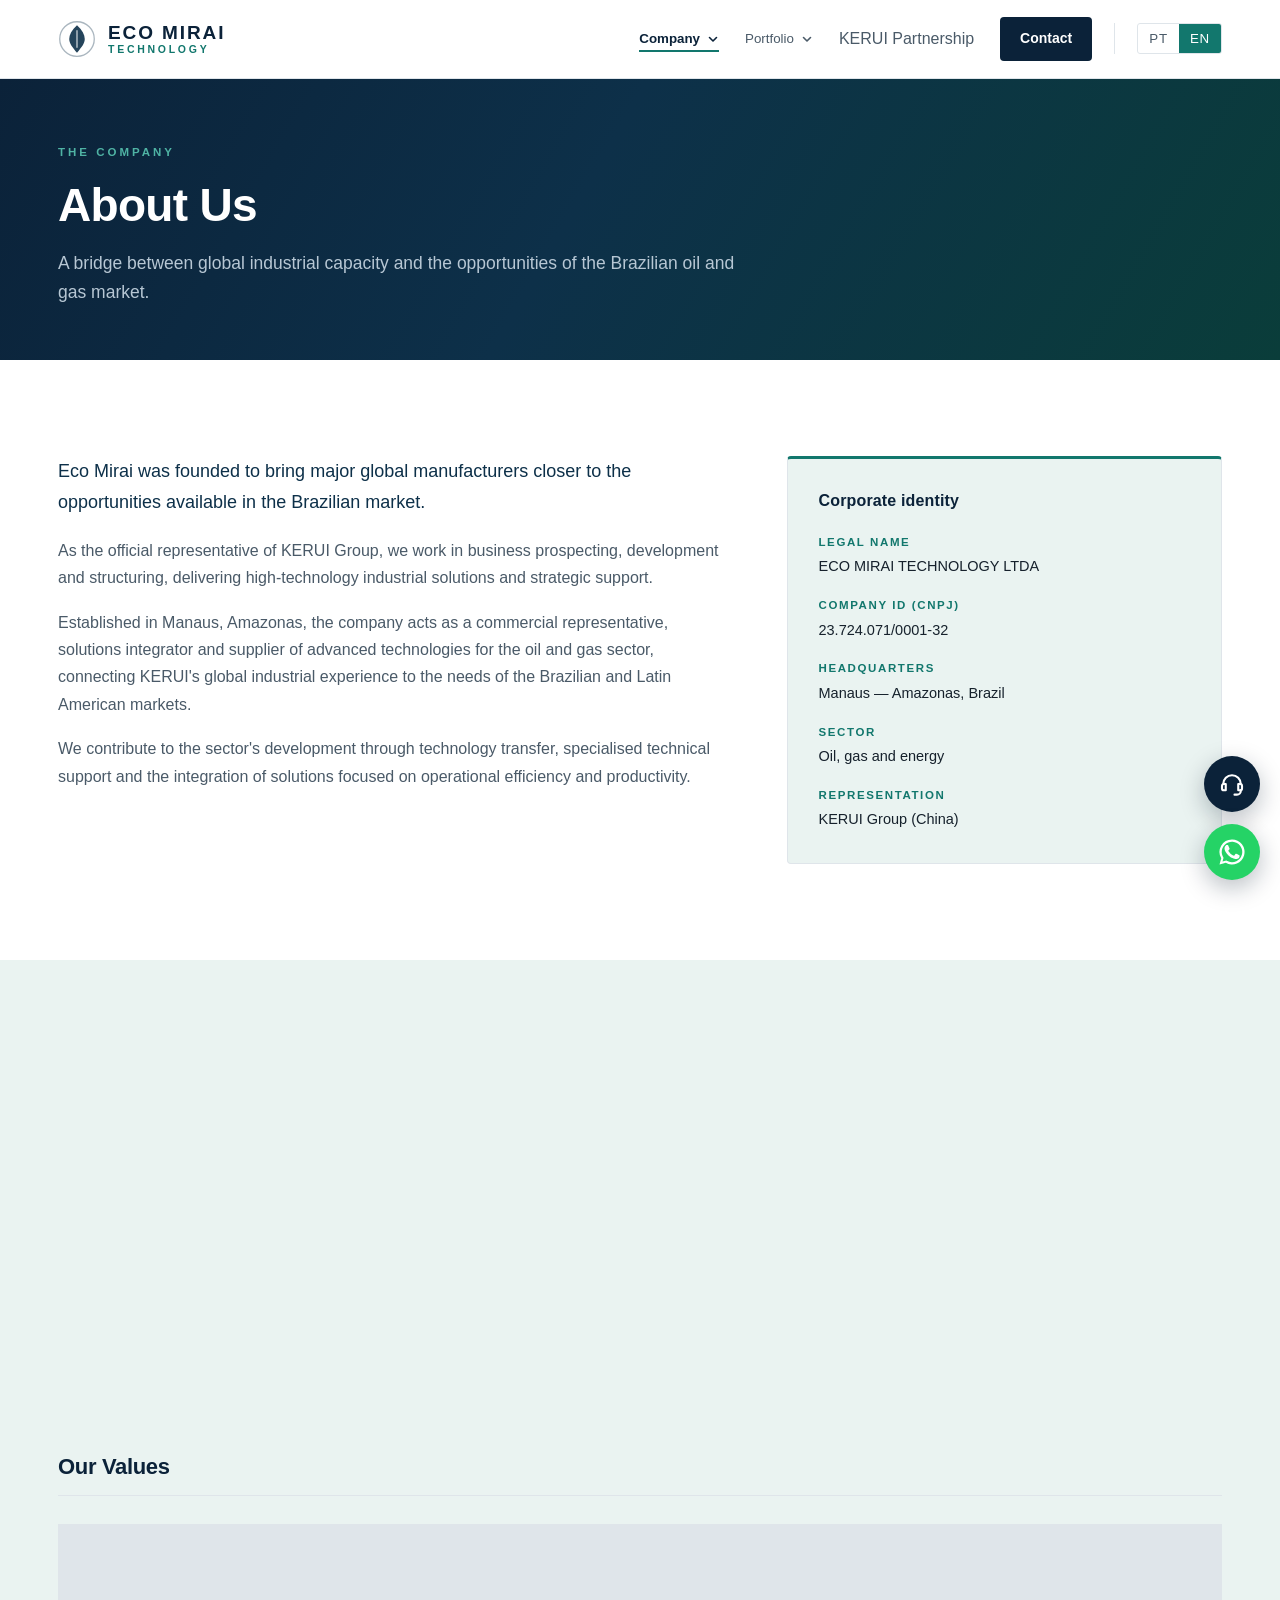
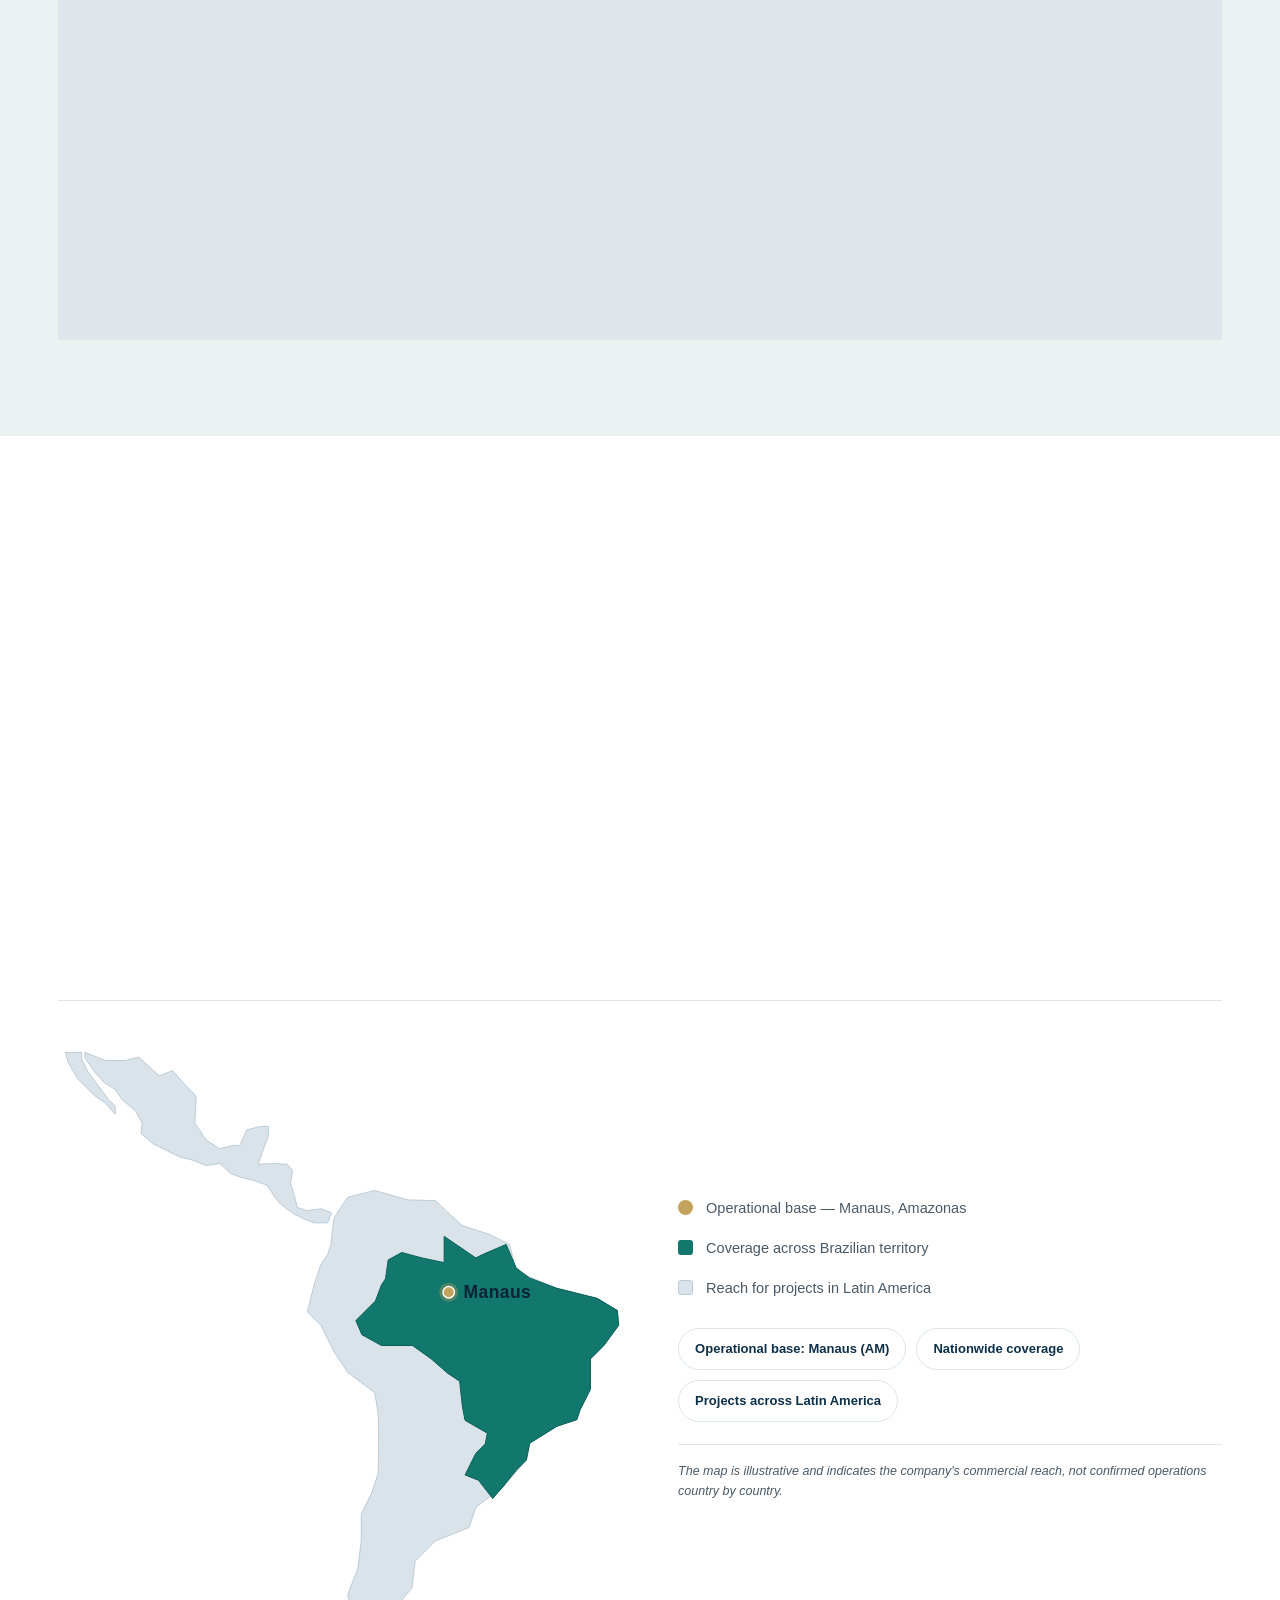
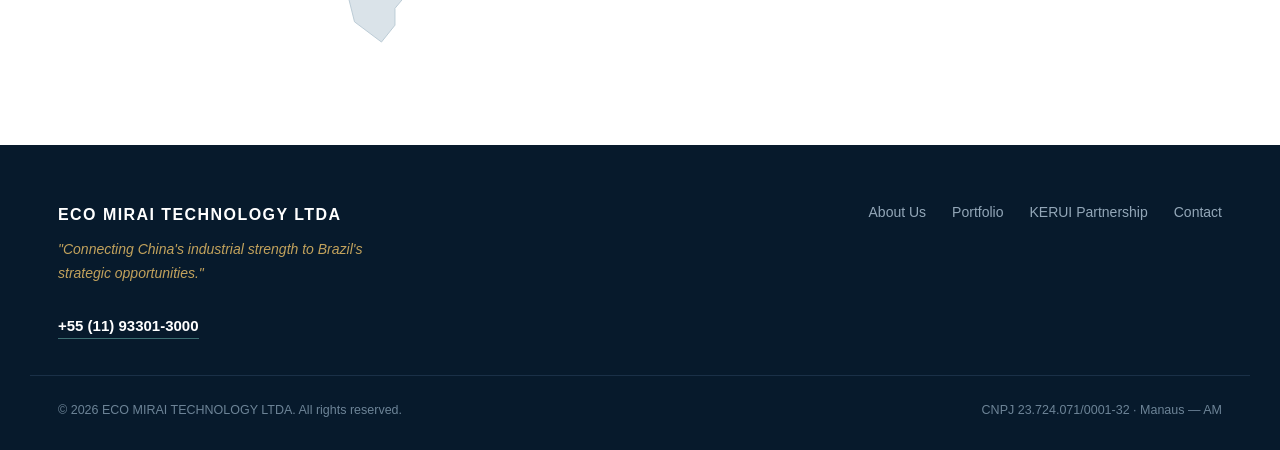
<file: empresa.html>
<!DOCTYPE html>
<html lang="pt-BR">
<head>
<meta charset="UTF-8">
<meta name="viewport" content="width=device-width, initial-scale=1">
<title>Quem Somos — ECO MIRAI TECHNOLOGY</title>
<meta name="description" content="A Eco Mirai aproxima grandes fabricantes globais das oportunidades do mercado brasileiro, como representante oficial do Grupo KERUI.">
<meta http-equiv="Content-Security-Policy"
      content="default-src 'self'; img-src 'self' data:; style-src 'self'; script-src 'self'; font-src 'self'; connect-src 'none'; object-src 'none'; base-uri 'none'; form-action 'none'">
<meta name="referrer" content="strict-origin-when-cross-origin">
<meta name="robots" content="noindex, nofollow">
<link rel="icon" href="assets/favicon.svg" type="image/svg+xml">
<link rel="stylesheet" href="css/styles.css">
</head>
<body data-page="empresa">

<header class="header" id="header">
  <div class="container header__inner">
    <a class="brand" href="index.html" aria-label="ECO MIRAI">
      <svg class="brand__mark" viewBox="0 0 44 44" aria-hidden="true">
        <circle cx="22" cy="22" r="20" fill="none" stroke="currentColor" stroke-width="1.5" opacity=".35"/>
        <path d="M22 6c6 5.5 9 10.8 9 16 0 5.3-4 10-9 16-5-6-9-10.7-9-16 0-5.2 3-10.5 9-16Z" fill="currentColor" opacity=".9"/>
        <path d="M22 12v20" stroke="#fff" stroke-width="1.6" opacity=".7"/>
      </svg>
      <span class="brand__text"><strong>ECO MIRAI</strong><em data-i18n="brand.tagline">Technology</em></span>
    </a>

    <nav class="nav" id="nav">
      <div class="nav__item nav__item--has-menu">
        <button type="button" class="nav__toggle is-current" aria-expanded="false" aria-controls="menu-empresa">
          <span data-i18n="nav.company">A Empresa</span>
          <svg class="nav__chevron" viewBox="0 0 12 12" fill="none" stroke="currentColor" stroke-width="1.6" aria-hidden="true"><path d="m2.5 4.5 3.5 3.5 3.5-3.5"/></svg>
        </button>
        <div class="nav__menu" id="menu-empresa">
          <a href="empresa.html" data-i18n="nav.about">Quem Somos</a>
          <a href="empresa.html#valores" data-i18n="nav.values">Missão e Valores</a>
          <a href="empresa.html#presenca" data-i18n="nav.presence">Presença</a>
        </div>
      </div>

      <div class="nav__item nav__item--has-menu">
        <button type="button" class="nav__toggle" aria-expanded="false" aria-controls="menu-portfolio">
          <span data-i18n="nav.portfolio">Portfólio</span>
          <svg class="nav__chevron" viewBox="0 0 12 12" fill="none" stroke="currentColor" stroke-width="1.6" aria-hidden="true"><path d="m2.5 4.5 3.5 3.5 3.5-3.5"/></svg>
        </button>
        <div class="nav__menu" id="menu-portfolio">
          <a href="portfolio.html#compressores" data-i18n="nav.compressors">Pacotes de Compressores</a>
          <a href="portfolio.html#gas" data-i18n="nav.gas">Processamento de Gás Natural</a>
          <a href="portfolio.html#nitrogenio" data-i18n="nav.nitrogen">Equipamentos de Nitrogênio</a>
          <a href="portfolio.html#geradores" data-i18n="nav.gensets">Geradores a Gás</a>
        </div>
      </div>

      <div class="nav__item"><a class="nav__link" href="kerui.html" data-i18n="nav.partnership">Parceria KERUI</a></div>
      <div class="nav__item"><a href="contato.html" class="nav__cta" data-i18n="nav.contact">Contato</a></div>
      <div class="nav__item nav__item--lang">
        <div class="langswitch" role="group" aria-label="Language">
          <button type="button" class="langswitch__btn is-active" data-lang="pt">PT</button>
          <button type="button" class="langswitch__btn" data-lang="en">EN</button>
        </div>
      </div>
    </nav>

    <button class="burger" id="burger" aria-label="Menu" aria-expanded="false">
      <span></span><span></span><span></span>
    </button>
  </div>
</header>

<main>

<section class="pagehead pagehead--dark">
  <div class="container">
    <p class="pagehead__kicker" data-i18n="about.kicker">A Companhia</p>
    <h1 class="pagehead__title" data-i18n="about.title">Quem Somos</h1>
    <p class="pagehead__lead" data-i18n="about.lead">Uma ponte entre a capacidade industrial global e as oportunidades do mercado brasileiro de petróleo e gás.</p>
  </div>
</section>

<section class="section">
  <div class="container">
    <div class="about">
      <div class="about__text">
        <p class="lead" data-i18n="about.p1">A Eco Mirai nasceu com o propósito de aproximar grandes fabricantes globais das oportunidades existentes no mercado brasileiro.</p>
        <p data-i18n="about.p2">Como representante oficial do Grupo KERUI, atuamos na prospecção, desenvolvimento e estruturação de negócios, oferecendo soluções industriais de alta tecnologia e acompanhamento estratégico.</p>
        <p data-i18n="about.p3">Estabelecida em Manaus, Amazonas, a empresa atua como representante comercial, integradora de soluções e fornecedora de tecnologias avançadas para o setor de óleo e gás, conectando a experiência industrial global da KERUI às necessidades do mercado brasileiro e latino-americano.</p>
        <p data-i18n="about.p4">Nossa contribuição para o desenvolvimento do setor se dá pela transferência de tecnologia, pelo suporte técnico especializado e pela integração de soluções voltadas à eficiência e à produtividade das operações.</p>
      </div>

      <aside class="about__card">
        <h2 data-i18n="about.cardTitle">Identidade corporativa</h2>
        <dl class="deflist">
          <dt data-i18n="about.dt1">Razão social</dt><dd>ECO MIRAI TECHNOLOGY LTDA</dd>
          <dt data-i18n="about.dt2">CNPJ</dt><dd>23.724.071/0001-32</dd>
          <dt data-i18n="about.dt3">Sede</dt><dd data-i18n="about.dd3">Manaus — Amazonas, Brasil</dd>
          <dt data-i18n="about.dt4">Setor</dt><dd data-i18n="about.dd4">Petróleo, gás e energia</dd>
          <dt data-i18n="about.dt5">Representação</dt><dd data-i18n="about.dd5">Grupo KERUI (China)</dd>
        </dl>
      </aside>
    </div>
  </div>
</section>

<section class="section section--alt" id="valores">
  <div class="container">
    <div class="sec-head">
      <span class="sec-head__kicker" data-i18n="strategy.kicker">Direcionamento</span>
      <h2 class="sec-head__title" data-i18n="strategy.title">Visão, Missão e Valores</h2>
    </div>

    <div class="vm">
      <article class="vm__card">
        <span class="vm__tag" data-i18n="strategy.visionTag">Nossa Visão</span>
        <p data-i18n="strategy.vision">Ser reconhecida como referência na América Latina em tecnologia, engenharia e fornecimento de soluções integradas para a indústria de petróleo e gás.</p>
      </article>
      <article class="vm__card vm__card--accent">
        <span class="vm__tag" data-i18n="strategy.missionTag">Nossa Missão</span>
        <p data-i18n="strategy.mission">Fornecer equipamentos, tecnologias e serviços de engenharia com excelência, segurança e inovação, agregando valor aos clientes e contribuindo para o desenvolvimento sustentável do setor energético.</p>
      </article>
    </div>

    <h3 class="sub-head" data-i18n="values.title">Nossos Valores</h3>
    <div class="values">
      <article class="value">
        <div class="value__icon"><svg viewBox="0 0 24 24" fill="none" stroke="currentColor" stroke-width="1.6"><path d="m12 3 2.6 5.6 6.1.8-4.5 4.2 1.2 6-5.4-3-5.4 3 1.2-6L3.3 9.4l6.1-.8L12 3Z"/></svg></div>
        <h4 data-i18n="values.v1t">Excelência</h4>
        <p data-i18n="values.v1d">Compromisso permanente com a qualidade de produtos e serviços.</p>
      </article>
      <article class="value">
        <div class="value__icon"><svg viewBox="0 0 24 24" fill="none" stroke="currentColor" stroke-width="1.6"><path d="M9 18h6M10 21h4M12 3a6 6 0 0 1 3.6 10.8c-.6.4-.9 1-.9 1.7v.5H9.3v-.5c0-.7-.3-1.3-.9-1.7A6 6 0 0 1 12 3Z"/></svg></div>
        <h4 data-i18n="values.v2t">Inovação</h4>
        <p data-i18n="values.v2d">Investimento contínuo em tecnologia, pesquisa e desenvolvimento.</p>
      </article>
      <article class="value">
        <div class="value__icon"><svg viewBox="0 0 24 24" fill="none" stroke="currentColor" stroke-width="1.6"><path d="M12 21s7-3.5 7-9V5.5L12 3 5 5.5V12c0 5.5 7 9 7 9Z"/><path d="m9 12 2 2 4-4"/></svg></div>
        <h4 data-i18n="values.v3t">Integridade</h4>
        <p data-i18n="values.v3d">Atuação ética, transparente e responsável em todas as relações comerciais.</p>
      </article>
      <article class="value">
        <div class="value__icon"><svg viewBox="0 0 24 24" fill="none" stroke="currentColor" stroke-width="1.6"><path d="M12 22c4.4 0 8-3.6 8-8V6.8L12 3 4 6.8V14c0 4.4 3.6 8 8 8Z"/><circle cx="12" cy="12" r="2.6"/></svg></div>
        <h4 data-i18n="values.v4t">Segurança</h4>
        <p data-i18n="values.v4d">Priorização da segurança das pessoas, operações e meio ambiente.</p>
      </article>
      <article class="value">
        <div class="value__icon"><svg viewBox="0 0 24 24" fill="none" stroke="currentColor" stroke-width="1.6"><path d="M12 21c5-2.5 8-6.5 8-11a8 8 0 0 0-16 0c0 4.5 3 8.5 8 11Z"/><path d="M12 21V9M12 13l3.5-3.5M12 15l-3-3"/></svg></div>
        <h4 data-i18n="values.v5t">Sustentabilidade</h4>
        <p data-i18n="values.v5d">Busca constante por soluções que promovam eficiência energética e responsabilidade ambiental.</p>
      </article>
      <article class="value">
        <div class="value__icon"><svg viewBox="0 0 24 24" fill="none" stroke="currentColor" stroke-width="1.6"><circle cx="12" cy="12" r="8.5"/><circle cx="12" cy="12" r="4"/><circle cx="12" cy="12" r=".8" fill="currentColor"/></svg></div>
        <h4 data-i18n="values.v6t">Foco no Cliente</h4>
        <p data-i18n="values.v6d">Compromisso com a satisfação e o sucesso dos nossos parceiros e clientes.</p>
      </article>
    </div>
  </div>
</section>

<section class="section" id="presenca">
  <div class="container">
    <div class="sec-head">
      <span class="sec-head__kicker" data-i18n="commit.kicker">Mercado</span>
      <h2 class="sec-head__title" data-i18n="commit.title">Compromisso com o mercado brasileiro</h2>
    </div>

    <div class="twocol">
      <div>
        <p data-i18n="commit.p1">A Eco Mirai está comprometida com o crescimento da indústria nacional de petróleo e gás, atuando conforme as exigências regulatórias, técnicas e ambientais do Brasil.</p>
        <p data-i18n="commit.p2">Nosso objetivo é atender às expectativas dos clientes por meio da oferta de produtos confiáveis, serviços eficientes, entrega pontual e suporte pós-venda de excelência.</p>
        <p data-i18n="commit.p3">A empresa busca desenvolver relacionamentos duradouros baseados na confiança, inovação e geração de resultados para seus parceiros.</p>
      </div>
      <div>
        <h3 class="sub-head sub-head--tight" data-i18n="presence.title">Presença na América Latina</h3>
        <p data-i18n="presence.p1">A partir de sua base operacional em Manaus, a ECO MIRAI TECHNOLOGY LTDA está estrategicamente posicionada para atender projetos em todo o Brasil e em países da América Latina, contribuindo para a modernização e competitividade do setor energético regional.</p>
        <p data-i18n="presence.p2">A região não é território novo para a tecnologia que representamos: a KERUI já forneceu equipamentos na Colômbia — inclusive para a Ecopetrol —, no Peru e na Bolívia.</p>
      </div>
    </div>

    <!--
      MAPA DE ATUACAO
      As formas usam longitude/latitude reais. O grupo tem scale(1,-1) porque no
      SVG o eixo Y cresce para baixo e a latitude cresce para cima — assim as
      coordenadas podem ser escritas na ordem natural (longitude, latitude).
      O contorno e simplificado de proposito: e um mapa de referencia
      institucional, nao uma carta geografica.
    -->
    <div class="presence">
      <div class="presence__map">
        <svg viewBox="-118 -33 84 89" role="img" aria-labelledby="mapTitle mapDesc">
          <title id="mapTitle" data-i18n="map.title">Mapa de atuação da Eco Mirai na América Latina</title>
          <desc id="mapDesc" data-i18n="map.desc">Mapa da América Latina com o Brasil destacado e a base operacional de Manaus assinalada.</desc>

          <g transform="scale(1,-1)" vector-effect="non-scaling-stroke">
            <path class="map__land" d="M-114,32.5 -111,31.3 -108,31.3 -106,31.8 -103,29 -101,29.8 -99,27.5 -97.5,26 -97.7,22 -96,19.5 -94,18.2 -92,18.7 -91,18.7 -90,21 -88,21.5 -86.8,21.5 -86.8,20 -87.5,18.2 -88.3,15.9 -86,16 -84,15.9 -83.2,15 -83.5,13 -83,11.5 -82.5,9.5 -81,9 -79,9.3 -77.4,8.7 -78,7.2 -80,7.2 -81.5,7.8 -83,8.5 -85,10 -85.8,11 -87,12.8 -89,13.5 -91,14 -92.3,14.5 -94,16 -96,15.7 -98,16.5 -100,17 -102,18 -104,19 -105.7,20.5 -105.5,22 -106.5,23.8 -108.5,25.5 -109.5,27 -111,27.9 -112.5,29.5 -114,31.7 Z"/>
            <path class="map__land" d="M-114.5,32.5 -116.9,32.5 -116.5,31 -115,28.5 -114,27.5 -112.5,26 -111,25 -109.5,23.3 -109.5,24.5 -110.5,25.5 -112,27.5 -113.5,29.5 -114.5,31.5 Z"/>
            <path class="map__land" d="M-77,8 -75,11 -71,12 -66,10.6 -62,10.5 -60,8.6 -58,6.8 -54,5.5 -51,4 -50,0 -44,-2.5 -38,-4 -35,-5.8 -34.8,-8 -37,-11 -39,-13 -39,-17.5 -40.5,-20.5 -44,-23 -48,-25.5 -48.5,-28 -52,-32 -56,-35 -57,-38 -62,-40 -65,-43 -65.5,-47 -68,-50 -68,-52.5 -70,-55 -74,-52 -75,-48 -73.5,-44 -73,-40 -73,-36 -71.5,-33 -70.5,-30 -70.4,-25 -70.5,-21 -71,-18 -75,-15 -77,-12 -79,-8 -81,-6 -80.5,-4 -80,-2 -79,1 -78,2.5 -77.5,4 -77.3,6 Z"/>
            <path class="map__brazil" d="M-51.5,4 -50,0.5 -48,-1 -44,-2.5 -38,-4 -35,-5.8 -34.8,-8 -37,-11 -39,-13 -39,-17.5 -40.5,-20.5 -41,-22 -44,-23 -48,-25.5 -48.5,-28 -50,-29.5 -52,-32 -53.5,-33.7 -55.6,-31 -57.6,-30.2 -56,-27 -54.6,-25.6 -54.3,-24 -57.6,-22.1 -58,-20 -58.4,-16.3 -60.2,-15.1 -62.6,-13 -65.4,-11 -70,-11 -72.9,-9.4 -73.8,-7.3 -70.9,-4.4 -70,-2 -69.4,-1.1 -69,1.7 -67,2.8 -64,2 -60.7,1.3 -60.7,5.2 -56,2 -55,2.5 Z"/>
          </g>

          <g class="map__hq" transform="translate(-60.02, 3.1)">
            <circle class="map__pulse" r="1.4"/>
            <circle class="map__dot" r="0.85"/>
            <text class="map__label" x="2.2" y="0.9" data-i18n="map.manaus">Manaus</text>
          </g>
        </svg>
      </div>

      <div class="presence__info">
        <ul class="map-legend">
          <li><span class="map-legend__key map-legend__key--hq"></span><span data-i18n="map.legendHq">Base operacional — Manaus, Amazonas</span></li>
          <li><span class="map-legend__key map-legend__key--brazil"></span><span data-i18n="map.legendBrazil">Atuação em todo o território brasileiro</span></li>
          <li><span class="map-legend__key map-legend__key--latam"></span><span data-i18n="map.legendLatam">Alcance para projetos na América Latina</span></li>
        </ul>
        <div class="presence-pills">
          <span data-i18n="presence.pill1">Base operacional: Manaus (AM)</span>
          <span data-i18n="presence.pill2">Cobertura nacional</span>
          <span data-i18n="presence.pill3">Projetos na América Latina</span>
        </div>
        <p class="map__note" data-i18n="map.note">O mapa é ilustrativo e indica a região de alcance comercial da empresa, não operações confirmadas país a país.</p>
      </div>
    </div>
  </div>
</section>

</main>

<footer class="footer">
  <div class="container footer__inner">
    <div class="footer__brand">
      <strong>ECO MIRAI TECHNOLOGY LTDA</strong>
      <p data-i18n="footer.slogan">"Conectando a força industrial da China às oportunidades estratégicas do Brasil."</p>
      <a class="footer__tel" href="tel:+5511933013000">+55 (11) 93301-3000</a>
    </div>
    <nav class="footer__nav">
      <a href="empresa.html" data-i18n="nav.about">Quem Somos</a>
      <a href="portfolio.html" data-i18n="nav.portfolio">Portfólio</a>
      <a href="kerui.html" data-i18n="nav.partnership">Parceria KERUI</a>
      <a href="contato.html" data-i18n="nav.contact">Contato</a>
    </nav>
  </div>
  <div class="container footer__bottom">
    <span data-i18n="footer.rights">© 2026 ECO MIRAI TECHNOLOGY LTDA. Todos os direitos reservados.</span>
    <span>CNPJ 23.724.071/0001-32 · Manaus — AM</span>
  </div>
</footer>

<!-- ============ BOTÕES FLUTUANTES (WhatsApp + SAC/FAQ) ============ -->
<!-- Numero do WhatsApp: 55 + DDD + numero, so digitos. Atual: (11) 93301-3000,
     informado como TEMPORARIO pelo cliente. Ver README. -->
<div class="fab">
  <a class="fab__btn fab__btn--sac" href="mailto:sac@ecomirai.com.br?subject=SAC%20%2F%20FAQ%20%E2%80%94%20ECO%20MIRAI"
     data-i18n-aria="fab.sac" data-i18n-title="fab.sac" aria-label="SAC / FAQ por e-mail" title="SAC / FAQ por e-mail">
    <svg viewBox="0 0 24 24" fill="none" stroke="currentColor" stroke-width="1.7" stroke-linecap="round" stroke-linejoin="round" aria-hidden="true">
      <path d="M5 12a7 7 0 0 1 14 0"/>
      <path d="M4 13.5a1.5 1.5 0 0 1 1.5-1.5H7v5H5.5A1.5 1.5 0 0 1 4 15.5Z"/>
      <path d="M20 13.5a1.5 1.5 0 0 0-1.5-1.5H17v5h1.5a1.5 1.5 0 0 0 1.5-1.5Z"/>
      <path d="M19 17v.5a3 3 0 0 1-3 3h-2"/>
    </svg>
  </a>
  <a class="fab__btn fab__btn--wa" href="https://wa.me/5511933013000" target="_blank" rel="noopener"
     data-i18n-aria="fab.whatsapp" data-i18n-title="fab.whatsapp" aria-label="Fale pelo WhatsApp" title="Fale pelo WhatsApp">
    <svg viewBox="0 0 24 24" fill="currentColor" aria-hidden="true">
      <path d="M12 2a10 10 0 0 0-8.6 15.06L2 22l5.06-1.33A10 10 0 1 0 12 2Zm0 18.2a8.2 8.2 0 0 1-4.18-1.14l-.3-.18-3.1.81.83-3.02-.2-.31A8.2 8.2 0 1 1 12 20.2Z"/>
      <path d="M17.5 14.4c-.3-.15-1.77-.87-2.04-.97-.27-.1-.47-.15-.67.15-.2.3-.77.97-.94 1.17-.17.2-.35.22-.65.07-.3-.15-1.26-.46-2.4-1.48-.89-.79-1.49-1.77-1.66-2.07-.17-.3-.02-.46.13-.61.13-.13.3-.35.45-.52.15-.17.2-.3.3-.5.1-.2.05-.37-.02-.52-.08-.15-.67-1.62-.92-2.22-.24-.58-.49-.5-.67-.51h-.57c-.2 0-.52.07-.8.37-.27.3-1.04 1.02-1.04 2.49 0 1.47 1.07 2.89 1.22 3.09.15.2 2.1 3.2 5.08 4.49.71.31 1.26.49 1.69.63.71.23 1.36.19 1.87.12.57-.09 1.77-.72 2.02-1.42.25-.7.25-1.3.17-1.42-.07-.12-.27-.2-.57-.35Z"/>
    </svg>
  </a>
</div>

<script src="js/i18n.js"></script>
<script src="js/main.js"></script>
</body>
</html>
</file>
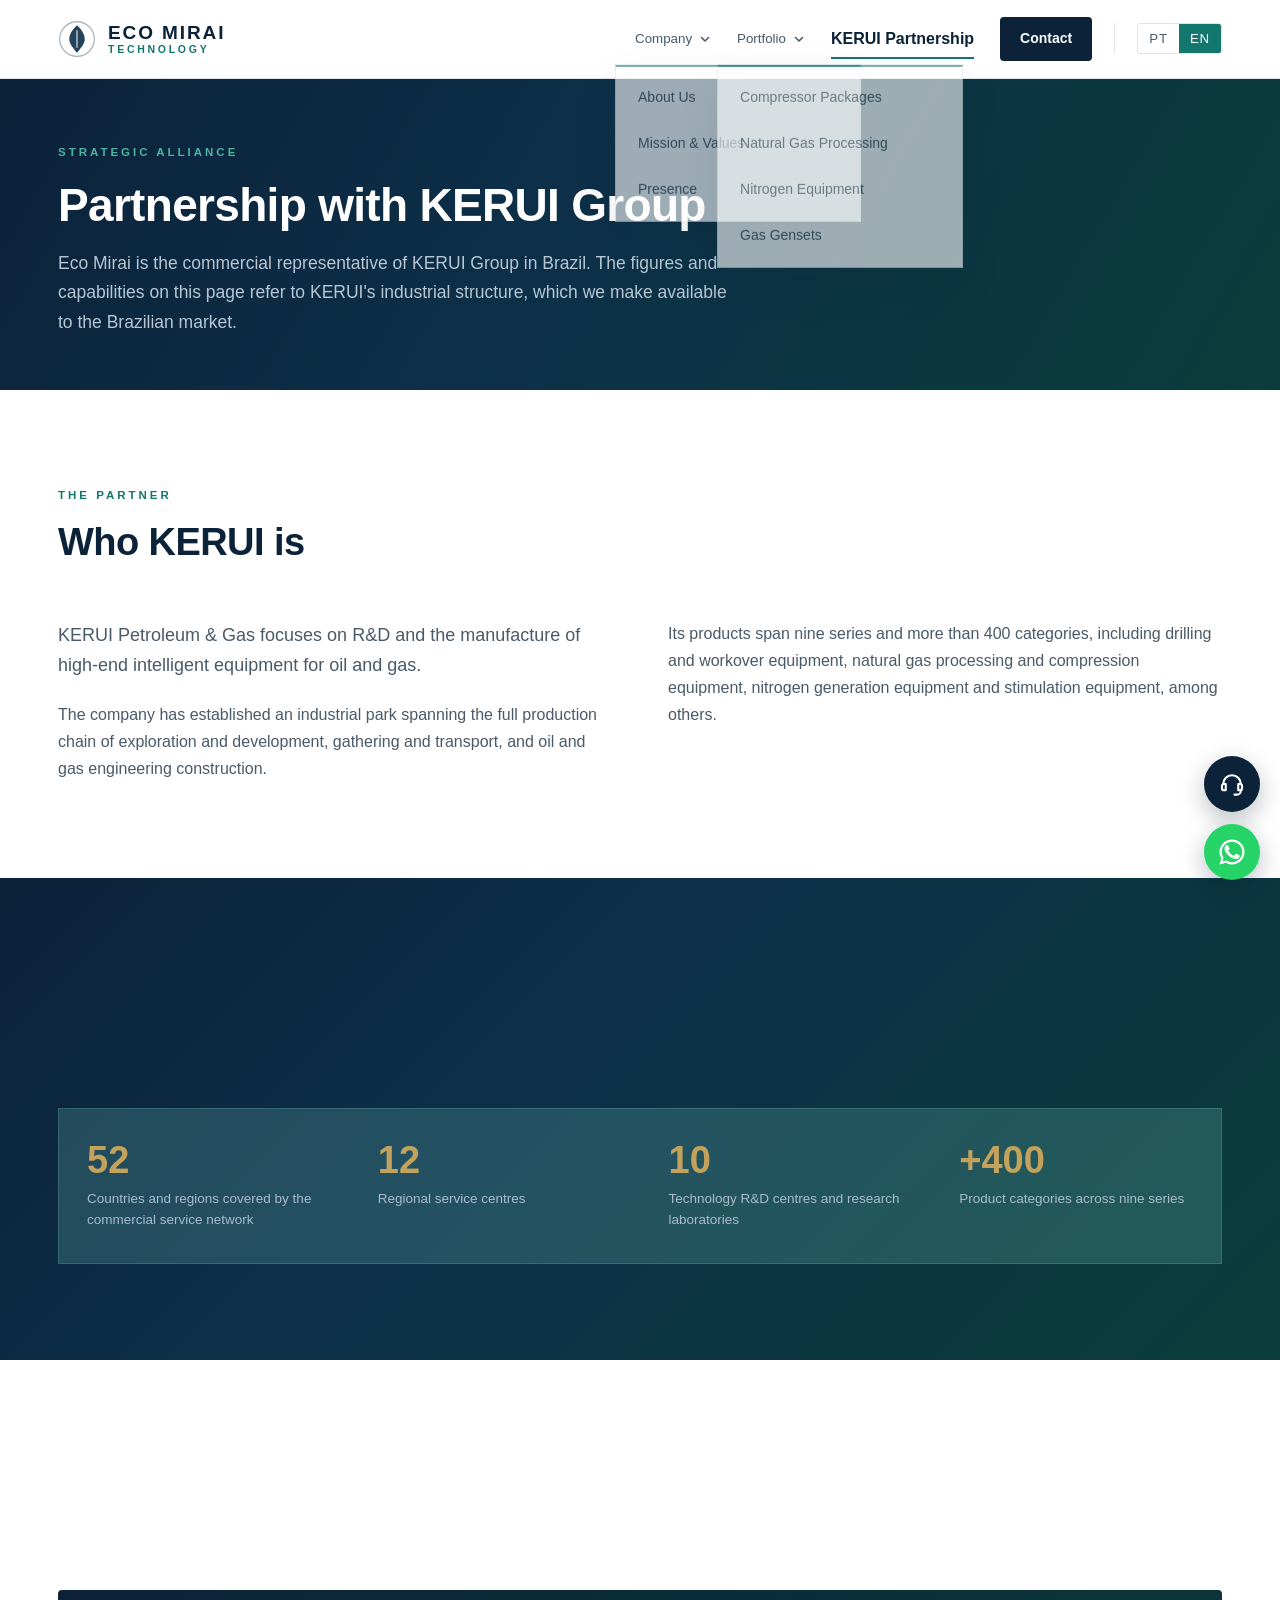
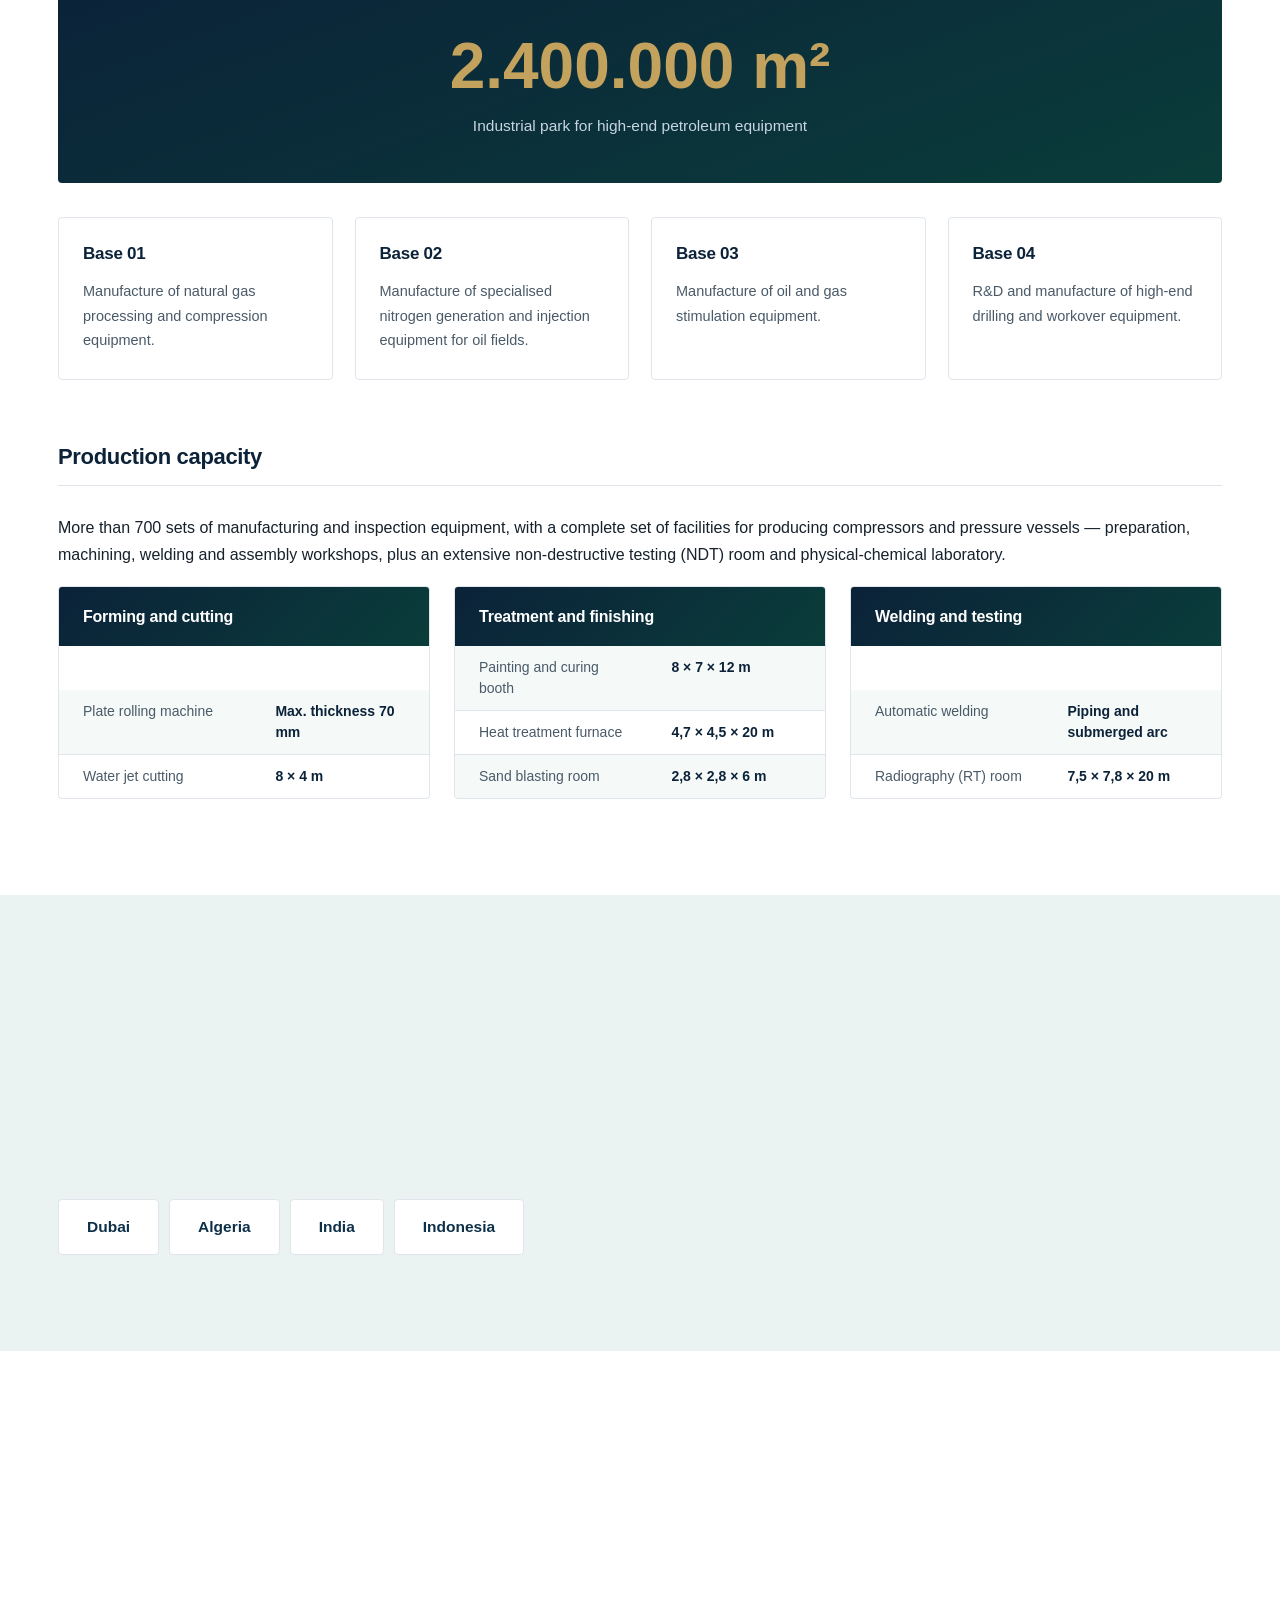
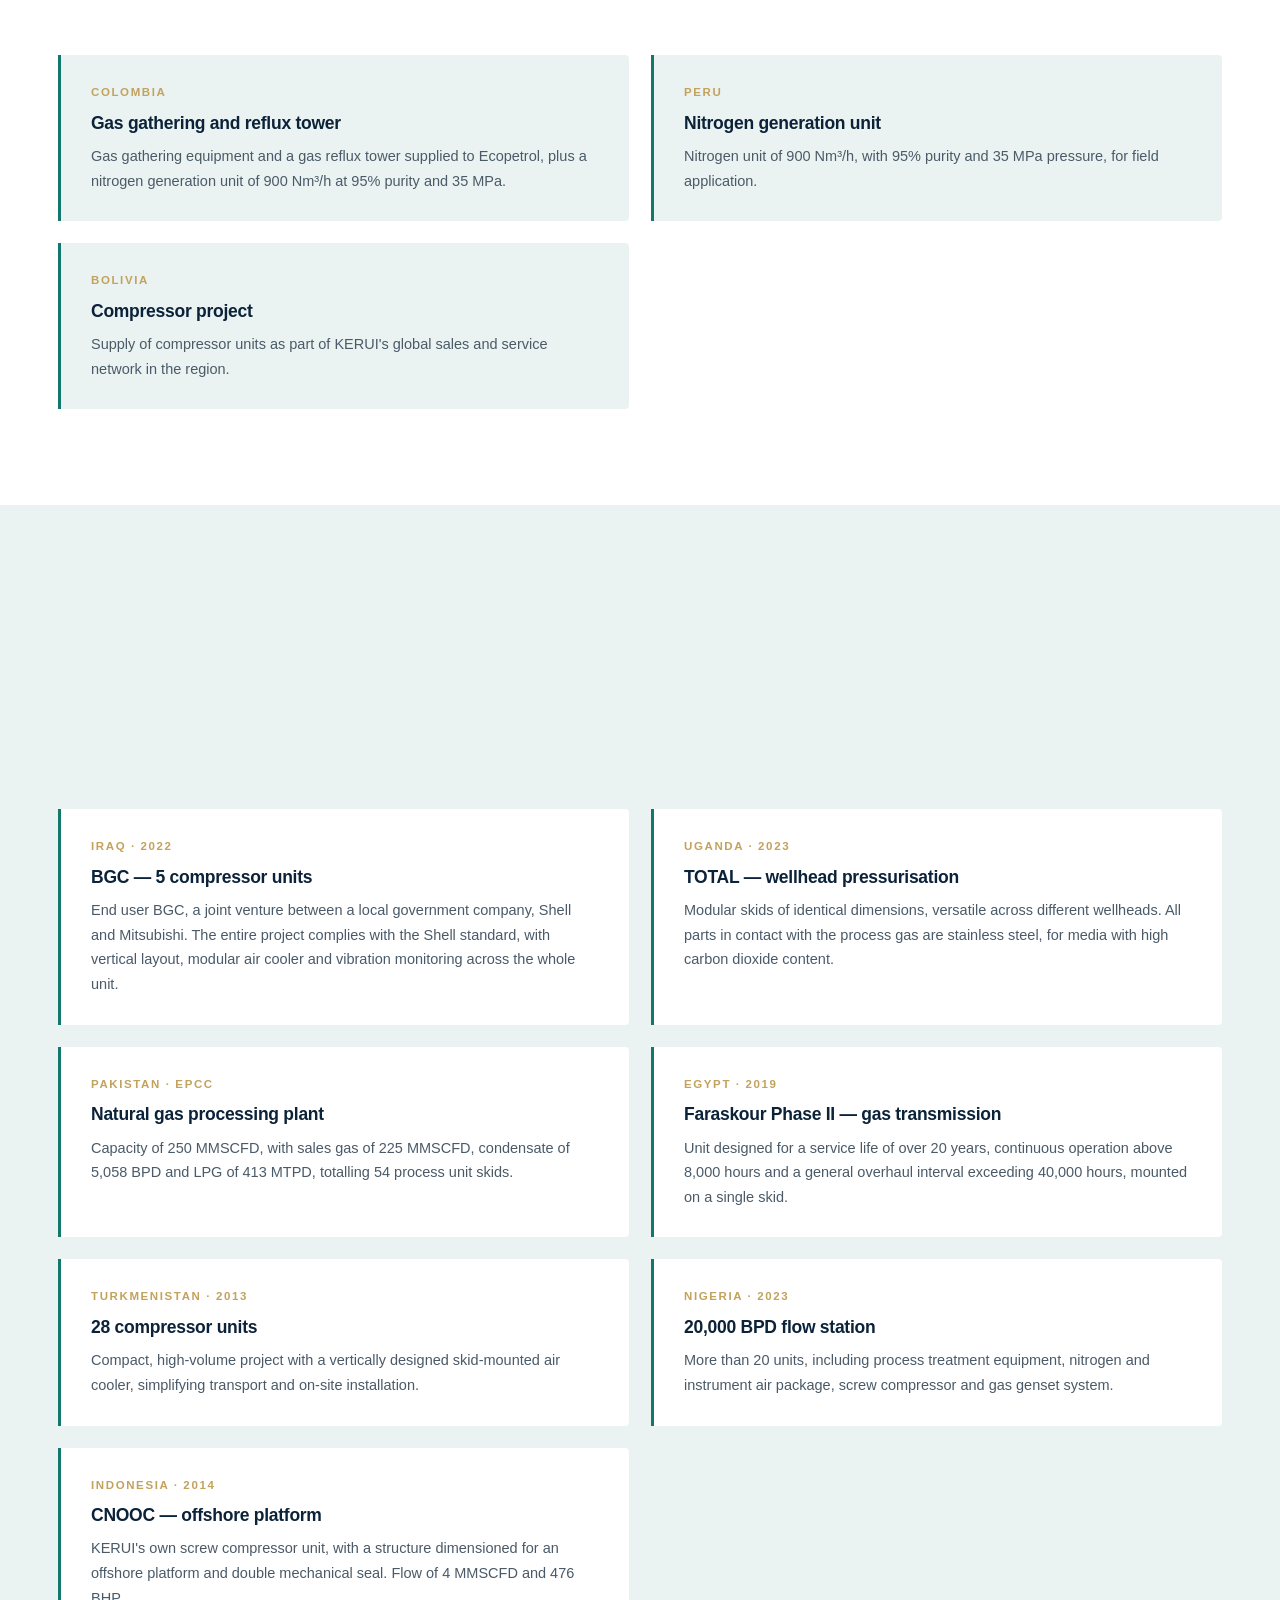
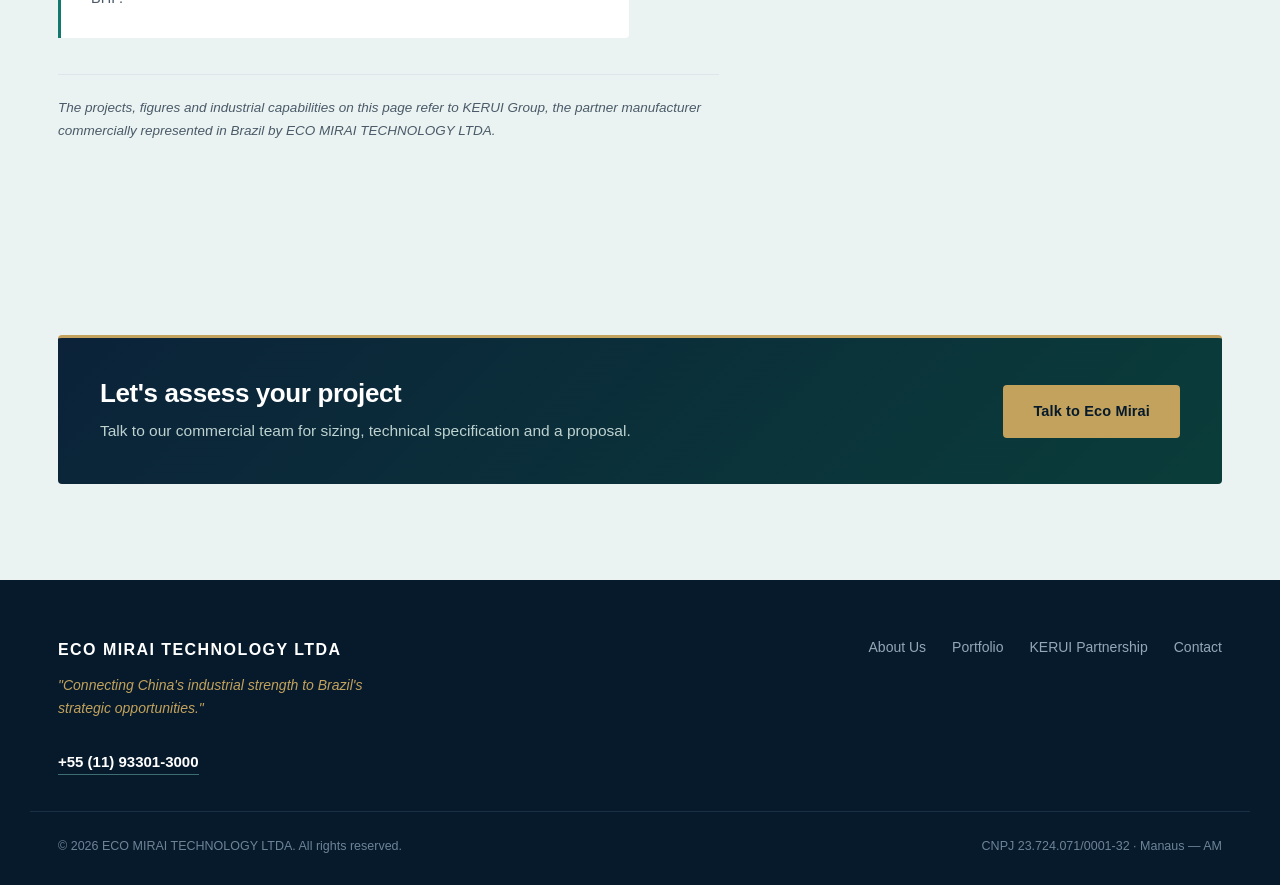
<file: kerui.html>
<!DOCTYPE html>
<html lang="pt-BR">
<head>
<meta charset="UTF-8">
<meta name="viewport" content="width=device-width, initial-scale=1">
<title>Parceria KERUI — ECO MIRAI TECHNOLOGY</title>
<meta name="description" content="A Eco Mirai é representante do Grupo KERUI, fabricante de equipamentos de alto padrão para petróleo e gás, com parque industrial de 2.400.000 m².">
<meta http-equiv="Content-Security-Policy"
      content="default-src 'self'; img-src 'self' data:; style-src 'self'; script-src 'self'; font-src 'self'; connect-src 'none'; object-src 'none'; base-uri 'none'; form-action 'none'">
<meta name="referrer" content="strict-origin-when-cross-origin">
<meta name="robots" content="noindex, nofollow">
<link rel="icon" href="assets/favicon.svg" type="image/svg+xml">
<link rel="stylesheet" href="css/styles.css">
</head>
<body data-page="kerui">

<header class="header" id="header">
  <div class="container header__inner">
    <a class="brand" href="index.html" aria-label="ECO MIRAI">
      <svg class="brand__mark" viewBox="0 0 44 44" aria-hidden="true">
        <circle cx="22" cy="22" r="20" fill="none" stroke="currentColor" stroke-width="1.5" opacity=".35"/>
        <path d="M22 6c6 5.5 9 10.8 9 16 0 5.3-4 10-9 16-5-6-9-10.7-9-16 0-5.2 3-10.5 9-16Z" fill="currentColor" opacity=".9"/>
        <path d="M22 12v20" stroke="#fff" stroke-width="1.6" opacity=".7"/>
      </svg>
      <span class="brand__text"><strong>ECO MIRAI</strong><em data-i18n="brand.tagline">Technology</em></span>
    </a>

    <nav class="nav" id="nav">
      <div class="nav__item nav__item--has-menu">
        <button type="button" class="nav__toggle" aria-expanded="false" aria-controls="menu-empresa">
          <span data-i18n="nav.company">A Empresa</span>
          <svg class="nav__chevron" viewBox="0 0 12 12" fill="none" stroke="currentColor" stroke-width="1.6" aria-hidden="true"><path d="m2.5 4.5 3.5 3.5 3.5-3.5"/></svg>
        </button>
        <div class="nav__menu" id="menu-empresa">
          <a href="empresa.html" data-i18n="nav.about">Quem Somos</a>
          <a href="empresa.html#valores" data-i18n="nav.values">Missão e Valores</a>
          <a href="empresa.html#presenca" data-i18n="nav.presence">Presença</a>
        </div>
      </div>

      <div class="nav__item nav__item--has-menu">
        <button type="button" class="nav__toggle" aria-expanded="false" aria-controls="menu-portfolio">
          <span data-i18n="nav.portfolio">Portfólio</span>
          <svg class="nav__chevron" viewBox="0 0 12 12" fill="none" stroke="currentColor" stroke-width="1.6" aria-hidden="true"><path d="m2.5 4.5 3.5 3.5 3.5-3.5"/></svg>
        </button>
        <div class="nav__menu" id="menu-portfolio">
          <a href="portfolio.html#compressores" data-i18n="nav.compressors">Pacotes de Compressores</a>
          <a href="portfolio.html#gas" data-i18n="nav.gas">Processamento de Gás Natural</a>
          <a href="portfolio.html#nitrogenio" data-i18n="nav.nitrogen">Equipamentos de Nitrogênio</a>
          <a href="portfolio.html#geradores" data-i18n="nav.gensets">Geradores a Gás</a>
        </div>
      </div>

      <div class="nav__item"><a class="nav__link is-current" href="kerui.html" data-i18n="nav.partnership">Parceria KERUI</a></div>
      <div class="nav__item"><a href="contato.html" class="nav__cta" data-i18n="nav.contact">Contato</a></div>
      <div class="nav__item nav__item--lang">
        <div class="langswitch" role="group" aria-label="Language">
          <button type="button" class="langswitch__btn is-active" data-lang="pt">PT</button>
          <button type="button" class="langswitch__btn" data-lang="en">EN</button>
        </div>
      </div>
    </nav>

    <button class="burger" id="burger" aria-label="Menu" aria-expanded="false">
      <span></span><span></span><span></span>
    </button>
  </div>
</header>

<main>

<section class="pagehead pagehead--dark">
  <div class="container">
    <p class="pagehead__kicker" data-i18n="kp.kicker">Aliança Estratégica</p>
    <h1 class="pagehead__title" data-i18n="kp.title">Parceria com o Grupo KERUI</h1>
    <p class="pagehead__lead" data-i18n="kp.lead">A Eco Mirai é representante comercial do Grupo KERUI no Brasil. Os números e capacidades desta página referem-se à estrutura industrial da KERUI, que colocamos à disposição do mercado brasileiro.</p>
  </div>
</section>

<section class="section">
  <div class="container">
    <div class="sec-head">
      <span class="sec-head__kicker" data-i18n="kp.aboutKicker">O parceiro</span>
      <h2 class="sec-head__title" data-i18n="kp.aboutTitle">Quem é a KERUI</h2>
    </div>
    <div class="twocol">
      <div>
        <p class="lead" data-i18n="kp.p1">A KERUI Petroleum &amp; Gas é focada em P&amp;D e na fabricação de equipamentos inteligentes de alto padrão para petróleo e gás.</p>
        <p data-i18n="kp.p2">A empresa estabeleceu um parque industrial que abrange toda a cadeia produtiva de exploração e desenvolvimento, coleta e transporte, e construção de obras de petróleo e gás.</p>
      </div>
      <div>
        <p data-i18n="kp.p3">Os produtos abrangem nove séries e mais de 400 categorias, incluindo equipamentos de perfuração e intervenção (workover), equipamentos de processamento e compressão de gás natural, equipamentos de geração de nitrogênio e equipamentos de estimulação, entre outros.</p>
      </div>
    </div>
  </div>
</section>

<!-- NÚMEROS -->
<section class="section section--dark">
  <div class="container">
    <div class="sec-head sec-head--light">
      <span class="sec-head__kicker" data-i18n="kp.numKicker">Escala</span>
      <h2 class="sec-head__title" data-i18n="kp.numTitle">Serviços globais de integração de recursos</h2>
    </div>
    <div class="numbers">
      <div class="number"><strong>52</strong><span data-i18n="kp.n1">Países e regiões cobertos pela rede de serviços comerciais</span></div>
      <div class="number"><strong>12</strong><span data-i18n="kp.n2">Centros regionais de serviço</span></div>
      <div class="number"><strong>10</strong><span data-i18n="kp.n3">Centros de P&amp;D tecnológico e laboratórios de pesquisa</span></div>
      <div class="number"><strong>+400</strong><span data-i18n="kp.n4">Categorias de produtos distribuídas em nove séries</span></div>
    </div>
  </div>
</section>

<!-- FÁBRICA -->
<section class="section">
  <div class="container">
    <div class="sec-head">
      <span class="sec-head__kicker" data-i18n="kp.facKicker">Manufatura</span>
      <h2 class="sec-head__title" data-i18n="kp.facTitle">Fábrica de classe mundial</h2>
    </div>

    <div class="bignum">
      <strong>2.400.000 m²</strong>
      <span data-i18n="kp.facArea">Parque industrial de equipamentos de alto padrão para petróleo</span>
    </div>

    <div class="cardgrid cardgrid--four">
      <article class="card card--tight">
        <h3 data-i18n="kp.b1t">Base 01</h3>
        <p data-i18n="kp.b1d">Fabricação de equipamentos de processamento e compressão de gás natural.</p>
      </article>
      <article class="card card--tight">
        <h3 data-i18n="kp.b2t">Base 02</h3>
        <p data-i18n="kp.b2d">Fabricação de equipamentos especializados de geração e injeção de nitrogênio para campos de petróleo.</p>
      </article>
      <article class="card card--tight">
        <h3 data-i18n="kp.b3t">Base 03</h3>
        <p data-i18n="kp.b3d">Fabricação de equipamentos de estimulação de petróleo e gás.</p>
      </article>
      <article class="card card--tight">
        <h3 data-i18n="kp.b4t">Base 04</h3>
        <p data-i18n="kp.b4d">P&amp;D e fabricação de equipamentos de alto padrão de perfuração e intervenção (workover).</p>
      </article>
    </div>

    <h3 class="sub-head" data-i18n="kp.capTitle">Capacidade de produção</h3>
    <p data-i18n="kp.capLead">São mais de 700 conjuntos de equipamentos de fabricação e inspeção, com um conjunto completo de instalações para fabricação de compressores e vasos de pressão — oficinas de preparação, usinagem, solda e montagem, além de ampla sala de ensaios não destrutivos (END) e laboratório físico-químico.</p>

    <div class="specs specs--three">
      <article class="spec">
        <h3 class="spec__title" data-i18n="kp.e1">Conformação e corte</h3>
        <table class="spec__table"><tbody>
          <tr><th data-i18n="kp.e1a">Calandra</th><td data-i18n="kp.e1av">Espessura máx. 70 mm</td></tr>
          <tr><th data-i18n="kp.e1b">Corte a jato d'água</th><td>8 × 4 m</td></tr>
        </tbody></table>
      </article>
      <article class="spec">
        <h3 class="spec__title" data-i18n="kp.e2">Tratamento e acabamento</h3>
        <table class="spec__table"><tbody>
          <tr><th data-i18n="kp.e2a">Cabine de pintura e cura</th><td>8 × 7 × 12 m</td></tr>
          <tr><th data-i18n="kp.e2b">Forno de tratamento térmico</th><td>4,7 × 4,5 × 20 m</td></tr>
          <tr><th data-i18n="kp.e2c">Jateamento de areia</th><td>2,8 × 2,8 × 6 m</td></tr>
        </tbody></table>
      </article>
      <article class="spec">
        <h3 class="spec__title" data-i18n="kp.e3">Solda e ensaios</h3>
        <table class="spec__table"><tbody>
          <tr><th data-i18n="kp.e3a">Solda automática</th><td data-i18n="kp.e3av">Tubulações e arco submerso</td></tr>
          <tr><th data-i18n="kp.e3b">Sala de radiografia (RT)</th><td>7,5 × 7,8 × 20 m</td></tr>
        </tbody></table>
      </article>
    </div>
  </div>
</section>

<!-- SUPORTE GLOBAL -->
<section class="section section--alt">
  <div class="container">
    <div class="sec-head">
      <span class="sec-head__kicker" data-i18n="kp.supKicker">Pós-venda</span>
      <h2 class="sec-head__title" data-i18n="kp.supTitle">Armazém global de peças de reposição</h2>
      <p class="sec-head__lead" data-i18n="kp.supLead">A KERUI possui um sistema completo de armazenamento de peças de reposição e capacidade de gestão da cadeia de suprimentos, escolhendo o armazém mais próximo para a entrega conforme a situação real.</p>
    </div>
    <ul class="brands brands--wide">
      <li data-i18n="kp.w1">Dubai</li>
      <li data-i18n="kp.w2">Argélia</li>
      <li data-i18n="kp.w3">Índia</li>
      <li data-i18n="kp.w4">Indonésia</li>
    </ul>
  </div>
</section>

<!-- AMÉRICA LATINA -->
<section class="section" id="latam">
  <div class="container">
    <div class="sec-head">
      <span class="sec-head__kicker" data-i18n="kp.latamKicker">Proximidade</span>
      <h2 class="sec-head__title" data-i18n="kp.latamTitle">Referências na América Latina</h2>
      <p class="sec-head__lead" data-i18n="kp.latamLead">A KERUI já forneceu equipamentos para operações na região. É experiência comprovada em contextos próximos ao brasileiro, que a Eco Mirai traz para o mercado nacional.</p>
    </div>

    <div class="cases">
      <article class="case">
        <span class="case__place" data-i18n="kp.la1p">Colômbia</span>
        <h3 data-i18n="kp.la1t">Coleta de gás e torre de refluxo</h3>
        <p data-i18n="kp.la1d">Equipamentos de coleta de gás e torre de refluxo de gás fornecida à Ecopetrol, além de unidade de geração de nitrogênio de 900 Nm³/h a 95% de pureza e 35 MPa.</p>
      </article>
      <article class="case">
        <span class="case__place" data-i18n="kp.la2p">Peru</span>
        <h3 data-i18n="kp.la2t">Unidade de geração de nitrogênio</h3>
        <p data-i18n="kp.la2d">Unidade de nitrogênio de 900 Nm³/h, com pureza de 95% e pressão de 35 MPa, para aplicação em campo.</p>
      </article>
      <article class="case">
        <span class="case__place" data-i18n="kp.la3p">Bolívia</span>
        <h3 data-i18n="kp.la3t">Projeto de compressores</h3>
        <p data-i18n="kp.la3d">Fornecimento de unidades compressoras integrando a rede global de vendas e serviços da KERUI na região.</p>
      </article>
    </div>
  </div>
</section>

<!-- CASOS -->
<section class="section section--alt">
  <div class="container">
    <div class="sec-head">
      <span class="sec-head__kicker" data-i18n="kp.caseKicker">Referências</span>
      <h2 class="sec-head__title" data-i18n="kp.caseTitle">Casos de sucesso no mundo</h2>
      <p class="sec-head__lead" data-i18n="kp.caseLead">A KERUI forneceu compressores com êxito para mais de 20 países, entre eles Iraque, Uzbequistão, Austrália e Indonésia.</p>
    </div>

    <div class="cases">
      <article class="case">
        <span class="case__place" data-i18n="kp.k1p">Iraque · 2022</span>
        <h3 data-i18n="kp.k1t">BGC — 5 unidades compressoras</h3>
        <p data-i18n="kp.k1d">Usuário final BGC, joint venture entre uma empresa do governo local, a Shell e a Mitsubishi. Todo o projeto em conformidade com a norma Shell, com disposição vertical, resfriador a ar modular e monitoramento de vibração de toda a unidade.</p>
      </article>
      <article class="case">
        <span class="case__place" data-i18n="kp.k2p">Uganda · 2023</span>
        <h3 data-i18n="kp.k2t">TOTAL — pressurização de cabeça de poço</h3>
        <p data-i18n="kp.k2d">Skids modulares de mesmo dimensionamento, versáteis para diferentes cabeças de poço. Todas as peças em contato com o gás de processo em aço inoxidável, para meios de alto teor de dióxido de carbono.</p>
      </article>
      <article class="case">
        <span class="case__place" data-i18n="kp.k3p">Paquistão · EPCC</span>
        <h3 data-i18n="kp.k3t">Planta de processamento de gás natural</h3>
        <p data-i18n="kp.k3d">Capacidade de 250 MMSCFD, com gás de venda de 225 MMSCFD, condensado de 5.058 BPD e GLP de 413 MTPD, totalizando 54 skids de unidades de processo.</p>
      </article>
      <article class="case">
        <span class="case__place" data-i18n="kp.k4p">Egito · 2019</span>
        <h3 data-i18n="kp.k4t">Faraskour Fase II — transmissão de gás</h3>
        <p data-i18n="kp.k4d">Unidade projetada para vida útil superior a 20 anos, operação contínua acima de 8.000 horas e intervalo de revisão geral superior a 40.000 horas, montada em skid único.</p>
      </article>
      <article class="case">
        <span class="case__place" data-i18n="kp.k5p">Turcomenistão · 2013</span>
        <h3 data-i18n="kp.k5t">28 unidades compressoras</h3>
        <p data-i18n="kp.k5d">Projeto compacto de grande volume, com resfriador a ar de concepção vertical montado em skid, facilitando o transporte e a instalação no local.</p>
      </article>
      <article class="case">
        <span class="case__place" data-i18n="kp.k6p">Nigéria · 2023</span>
        <h3 data-i18n="kp.k6t">Estação de fluxo de 20.000 BPD</h3>
        <p data-i18n="kp.k6d">Mais de 20 unidades, incluindo equipamentos de tratamento de processo, pacote de nitrogênio e ar de instrumentação, compressor de parafuso e sistema de grupo gerador a gás.</p>
      </article>
      <article class="case">
        <span class="case__place" data-i18n="kp.k7p">Indonésia · 2014</span>
        <h3 data-i18n="kp.k7t">CNOOC — plataforma offshore</h3>
        <p data-i18n="kp.k7d">Unidade compressora de parafuso de fabricação própria da KERUI, com estrutura dimensionada para plataforma offshore e vedação por selo mecânico duplo. Vazão de 4 MMSCFD e potência de 476 BHP.</p>
      </article>
    </div>

    <p class="disclaimer" data-i18n="kp.disclaimer">Os projetos, números e capacidades industriais desta página referem-se ao Grupo KERUI, fabricante parceiro representado comercialmente no Brasil pela ECO MIRAI TECHNOLOGY LTDA.</p>
  </div>
</section>

<section class="section section--alt">
  <div class="container">
    <div class="cta">
      <div>
        <h2 class="cta__title" data-i18n="cta.title">Vamos avaliar o seu projeto</h2>
        <p class="cta__lead" data-i18n="cta.lead">Fale com nossa equipe comercial para dimensionamento, especificação técnica e proposta.</p>
      </div>
      <a href="contato.html" class="btn btn--primary" data-i18n="cta.btn">Falar com a Eco Mirai</a>
    </div>
  </div>
</section>

</main>

<footer class="footer">
  <div class="container footer__inner">
    <div class="footer__brand">
      <strong>ECO MIRAI TECHNOLOGY LTDA</strong>
      <p data-i18n="footer.slogan">"Conectando a força industrial da China às oportunidades estratégicas do Brasil."</p>
      <a class="footer__tel" href="tel:+5511933013000">+55 (11) 93301-3000</a>
    </div>
    <nav class="footer__nav">
      <a href="empresa.html" data-i18n="nav.about">Quem Somos</a>
      <a href="portfolio.html" data-i18n="nav.portfolio">Portfólio</a>
      <a href="kerui.html" data-i18n="nav.partnership">Parceria KERUI</a>
      <a href="contato.html" data-i18n="nav.contact">Contato</a>
    </nav>
  </div>
  <div class="container footer__bottom">
    <span data-i18n="footer.rights">© 2026 ECO MIRAI TECHNOLOGY LTDA. Todos os direitos reservados.</span>
    <span>CNPJ 23.724.071/0001-32 · Manaus — AM</span>
  </div>
</footer>

<!-- ============ BOTÕES FLUTUANTES (WhatsApp + SAC/FAQ) ============ -->
<!-- Numero do WhatsApp: 55 + DDD + numero, so digitos. Atual: (11) 93301-3000,
     informado como TEMPORARIO pelo cliente. Ver README. -->
<div class="fab">
  <a class="fab__btn fab__btn--sac" href="mailto:sac@ecomirai.com.br?subject=SAC%20%2F%20FAQ%20%E2%80%94%20ECO%20MIRAI"
     data-i18n-aria="fab.sac" data-i18n-title="fab.sac" aria-label="SAC / FAQ por e-mail" title="SAC / FAQ por e-mail">
    <svg viewBox="0 0 24 24" fill="none" stroke="currentColor" stroke-width="1.7" stroke-linecap="round" stroke-linejoin="round" aria-hidden="true">
      <path d="M5 12a7 7 0 0 1 14 0"/>
      <path d="M4 13.5a1.5 1.5 0 0 1 1.5-1.5H7v5H5.5A1.5 1.5 0 0 1 4 15.5Z"/>
      <path d="M20 13.5a1.5 1.5 0 0 0-1.5-1.5H17v5h1.5a1.5 1.5 0 0 0 1.5-1.5Z"/>
      <path d="M19 17v.5a3 3 0 0 1-3 3h-2"/>
    </svg>
  </a>
  <a class="fab__btn fab__btn--wa" href="https://wa.me/5511933013000" target="_blank" rel="noopener"
     data-i18n-aria="fab.whatsapp" data-i18n-title="fab.whatsapp" aria-label="Fale pelo WhatsApp" title="Fale pelo WhatsApp">
    <svg viewBox="0 0 24 24" fill="currentColor" aria-hidden="true">
      <path d="M12 2a10 10 0 0 0-8.6 15.06L2 22l5.06-1.33A10 10 0 1 0 12 2Zm0 18.2a8.2 8.2 0 0 1-4.18-1.14l-.3-.18-3.1.81.83-3.02-.2-.31A8.2 8.2 0 1 1 12 20.2Z"/>
      <path d="M17.5 14.4c-.3-.15-1.77-.87-2.04-.97-.27-.1-.47-.15-.67.15-.2.3-.77.97-.94 1.17-.17.2-.35.22-.65.07-.3-.15-1.26-.46-2.4-1.48-.89-.79-1.49-1.77-1.66-2.07-.17-.3-.02-.46.13-.61.13-.13.3-.35.45-.52.15-.17.2-.3.3-.5.1-.2.05-.37-.02-.52-.08-.15-.67-1.62-.92-2.22-.24-.58-.49-.5-.67-.51h-.57c-.2 0-.52.07-.8.37-.27.3-1.04 1.02-1.04 2.49 0 1.47 1.07 2.89 1.22 3.09.15.2 2.1 3.2 5.08 4.49.71.31 1.26.49 1.69.63.71.23 1.36.19 1.87.12.57-.09 1.77-.72 2.02-1.42.25-.7.25-1.3.17-1.42-.07-.12-.27-.2-.57-.35Z"/>
    </svg>
  </a>
</div>

<script src="js/i18n.js"></script>
<script src="js/main.js"></script>
</body>
</html>
</file>
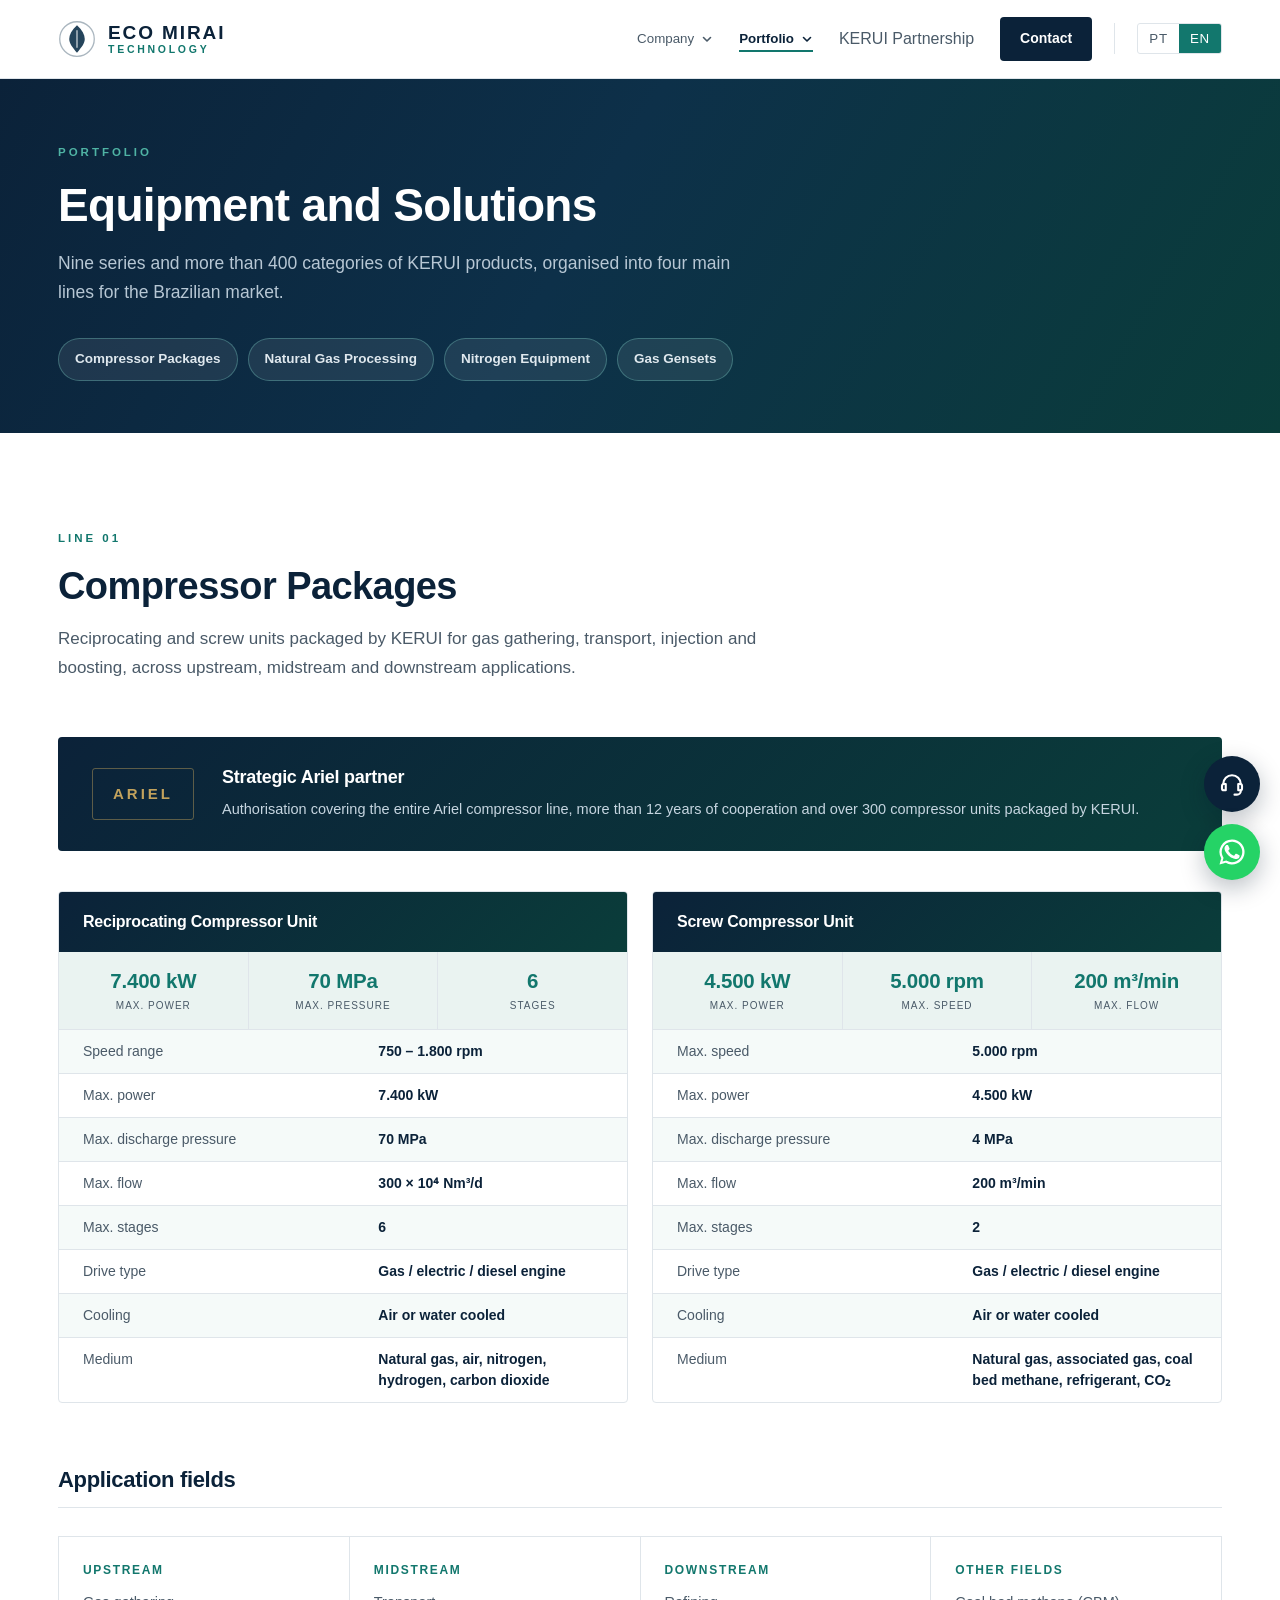
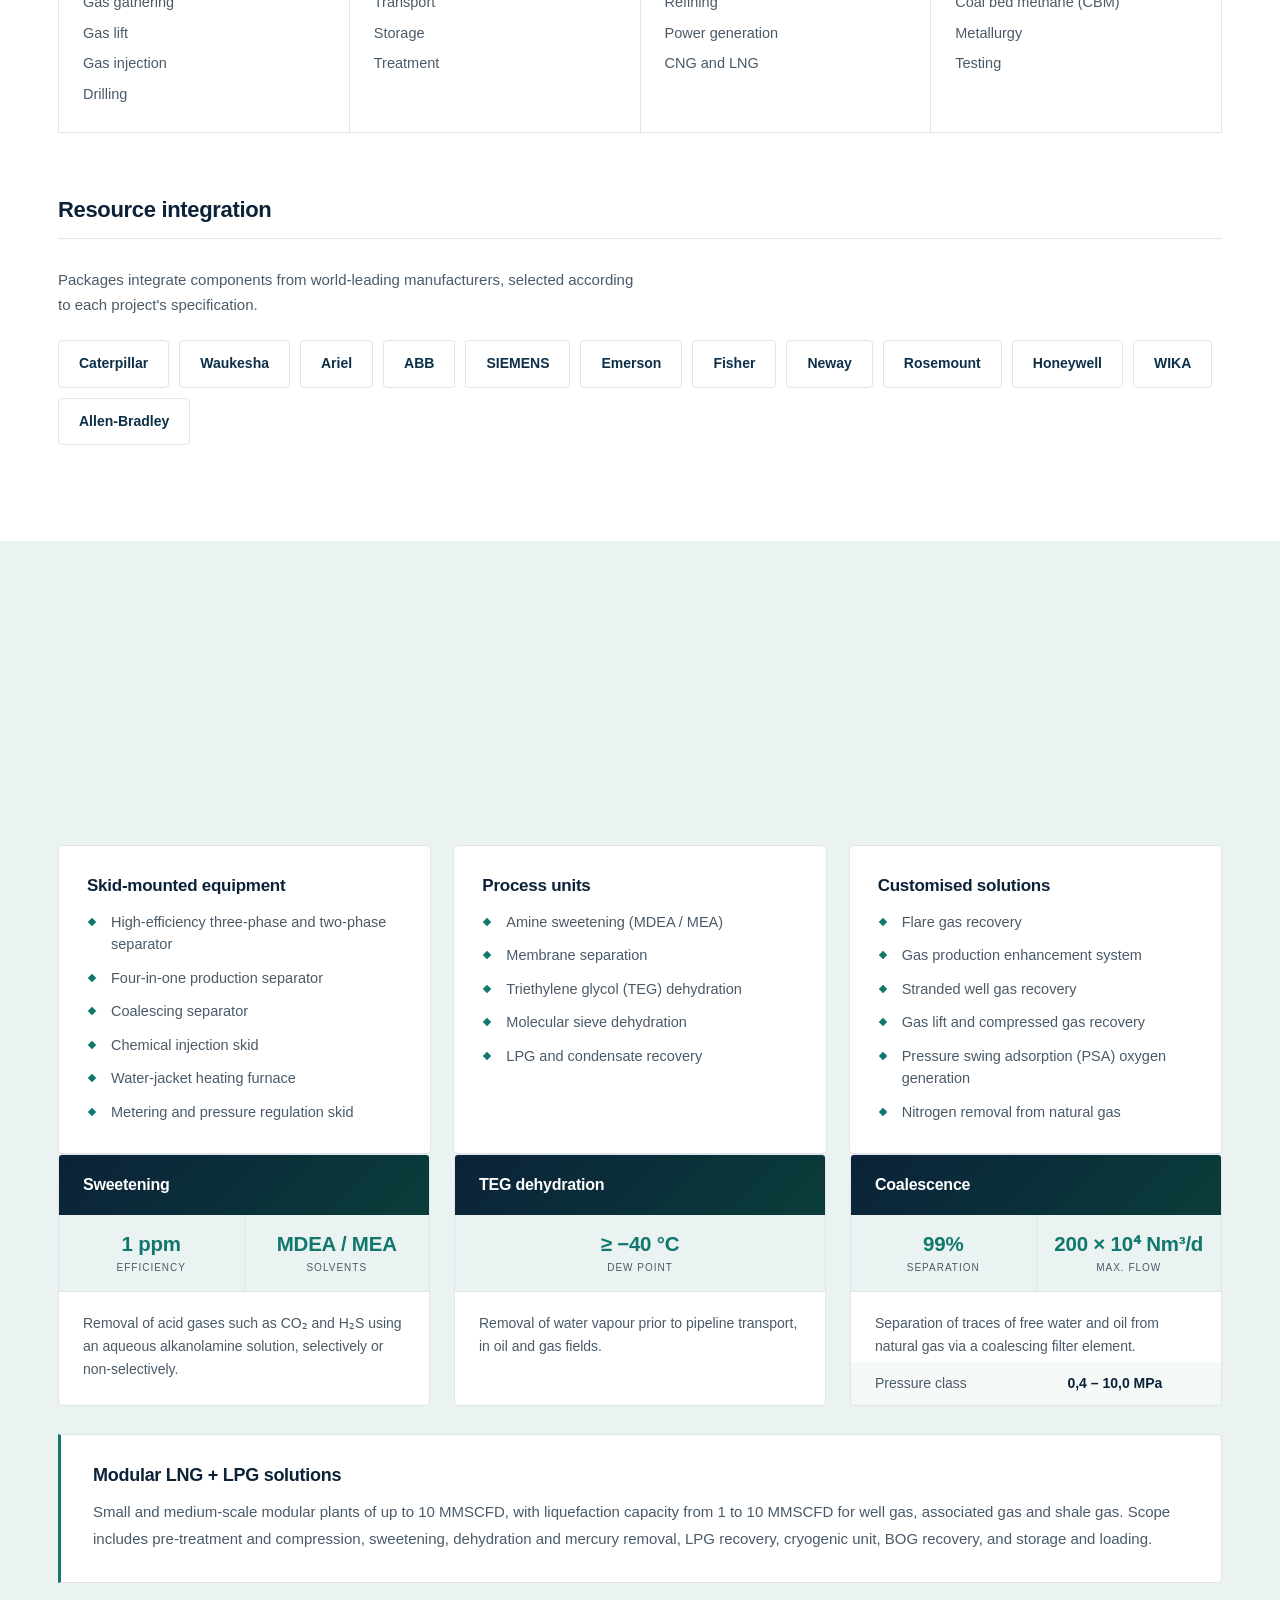
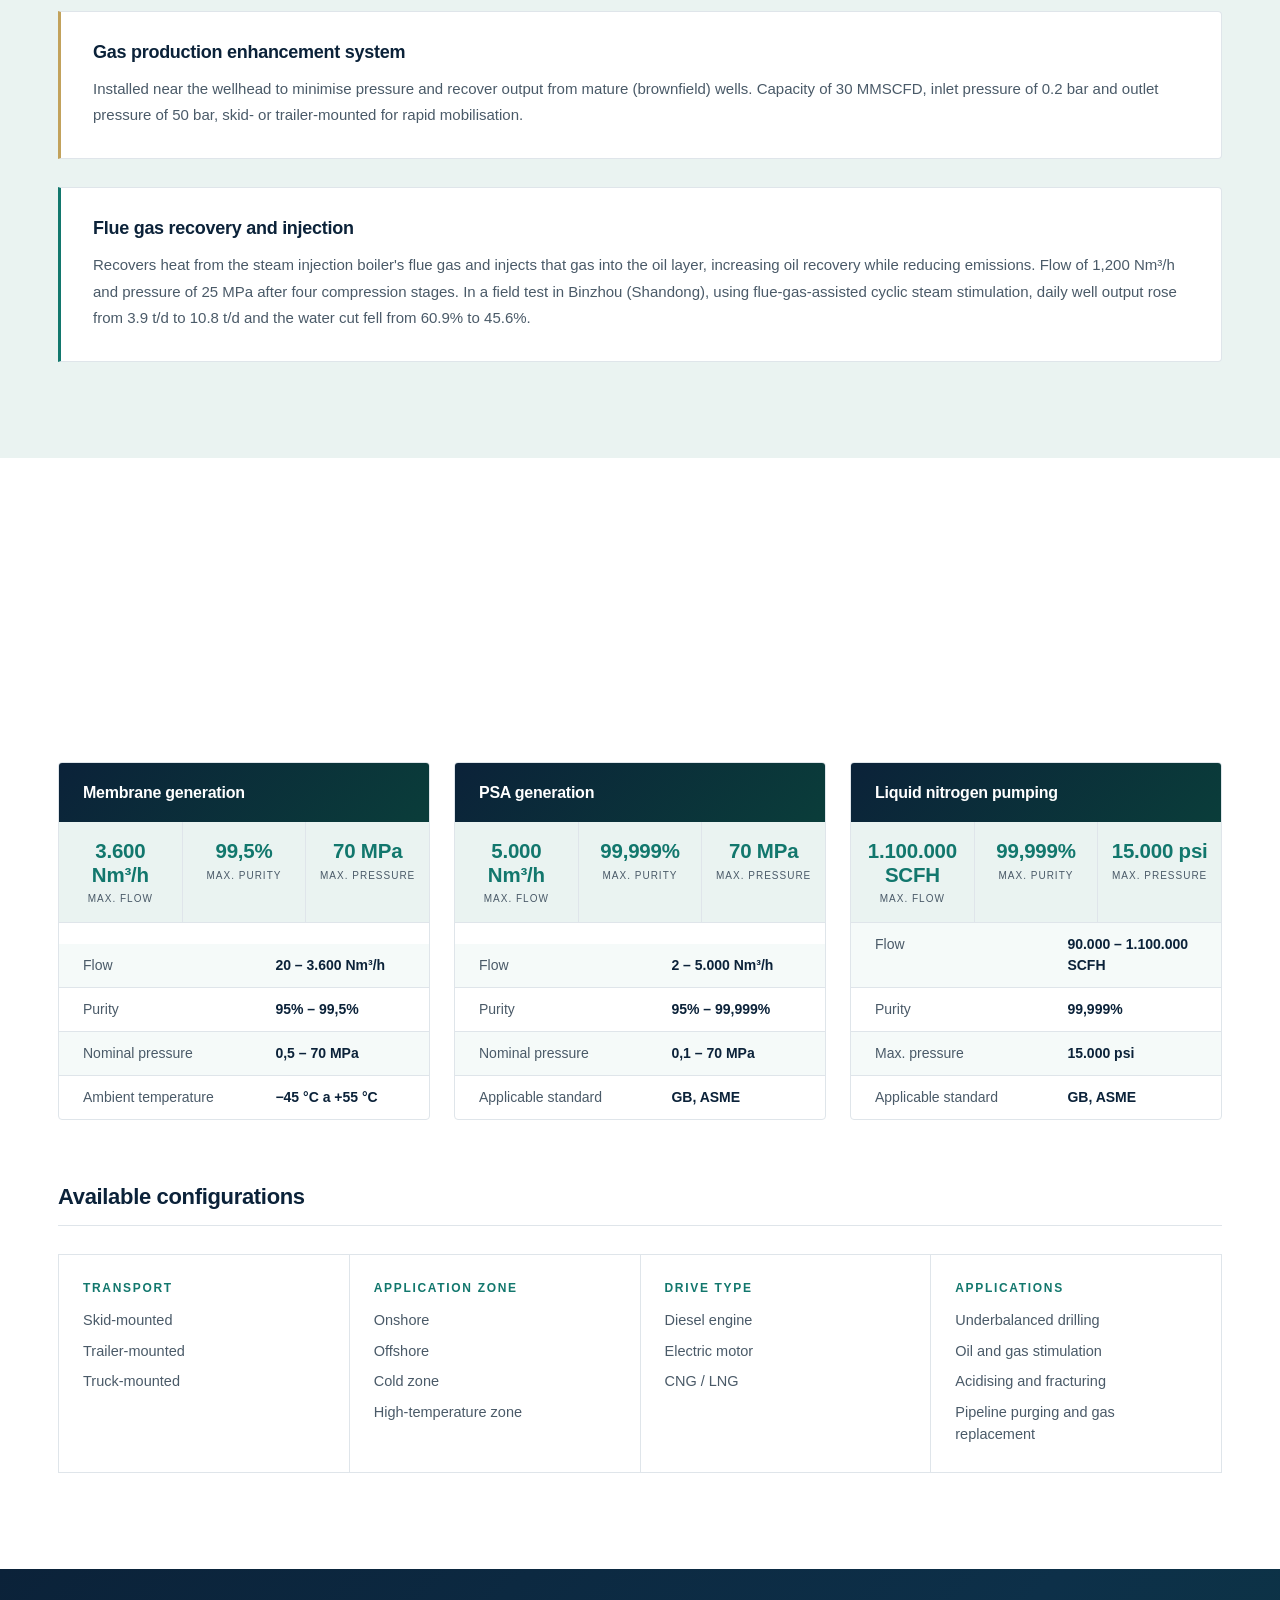
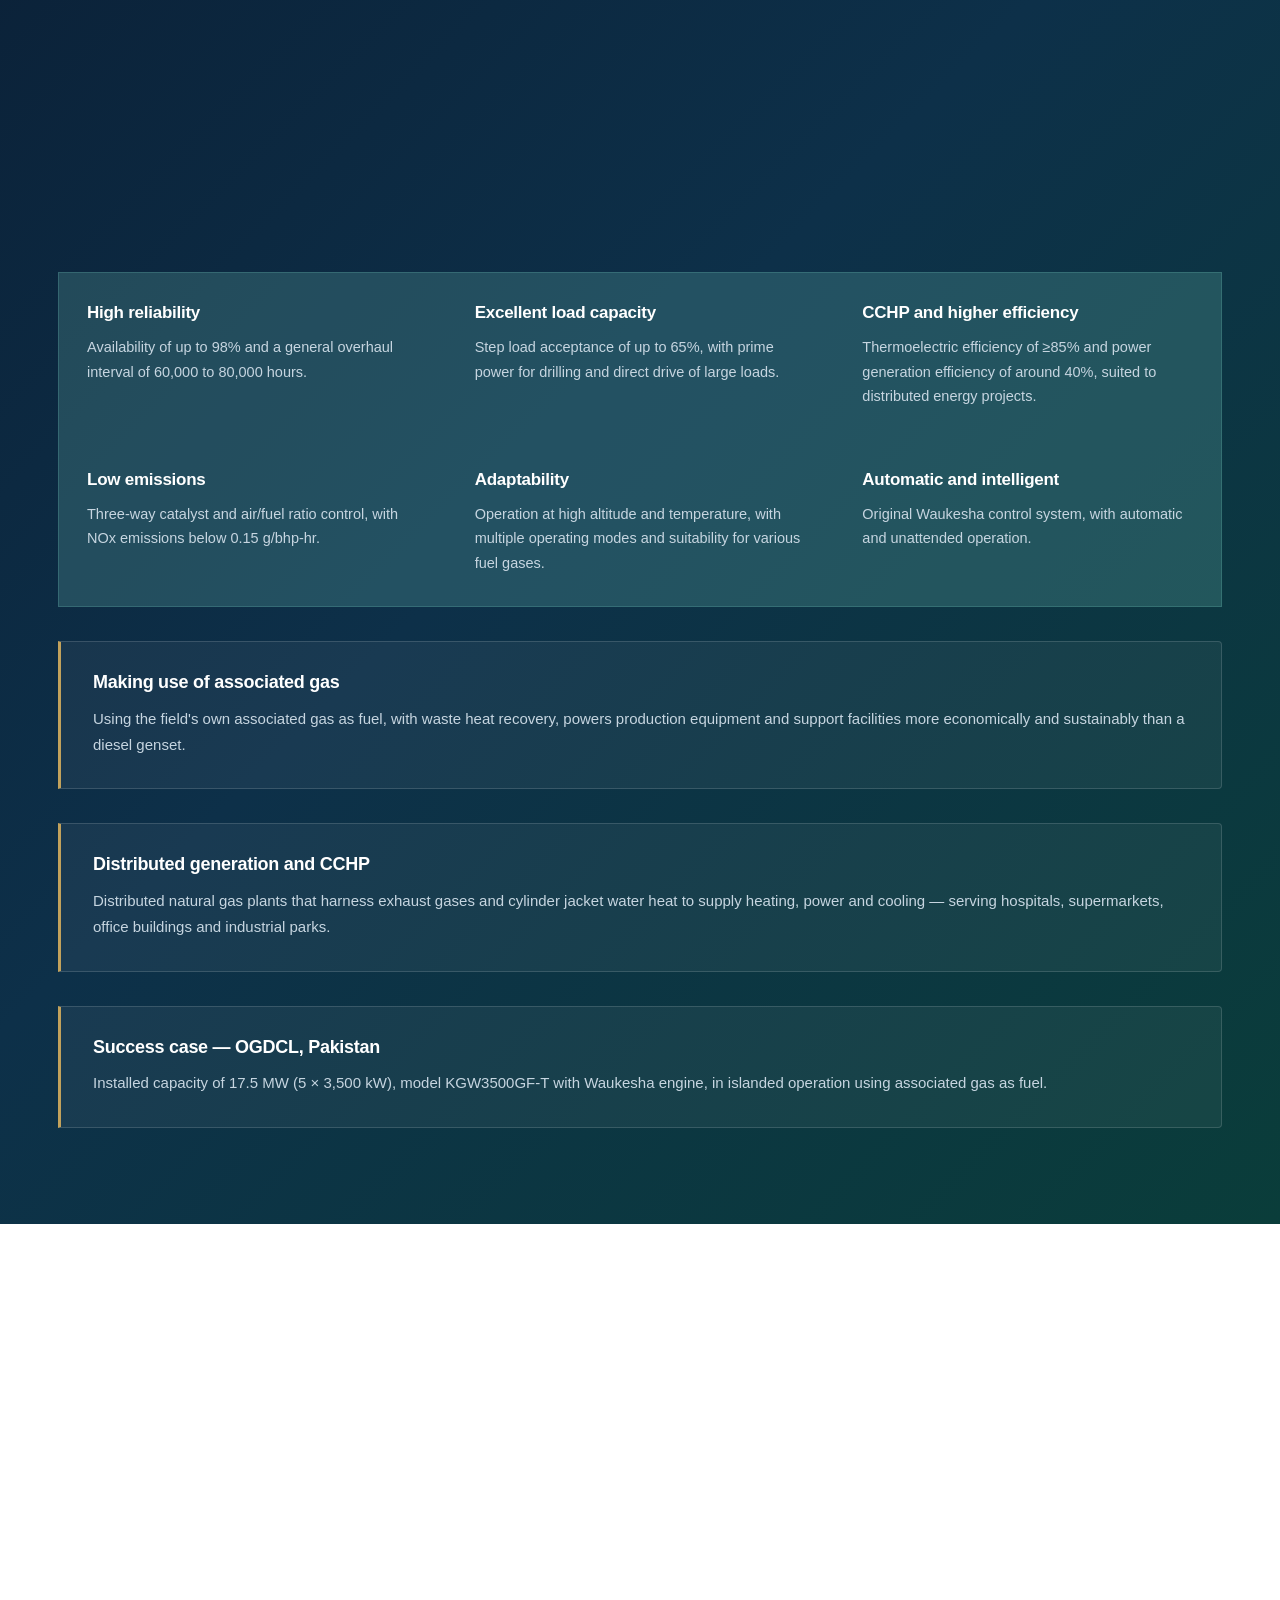
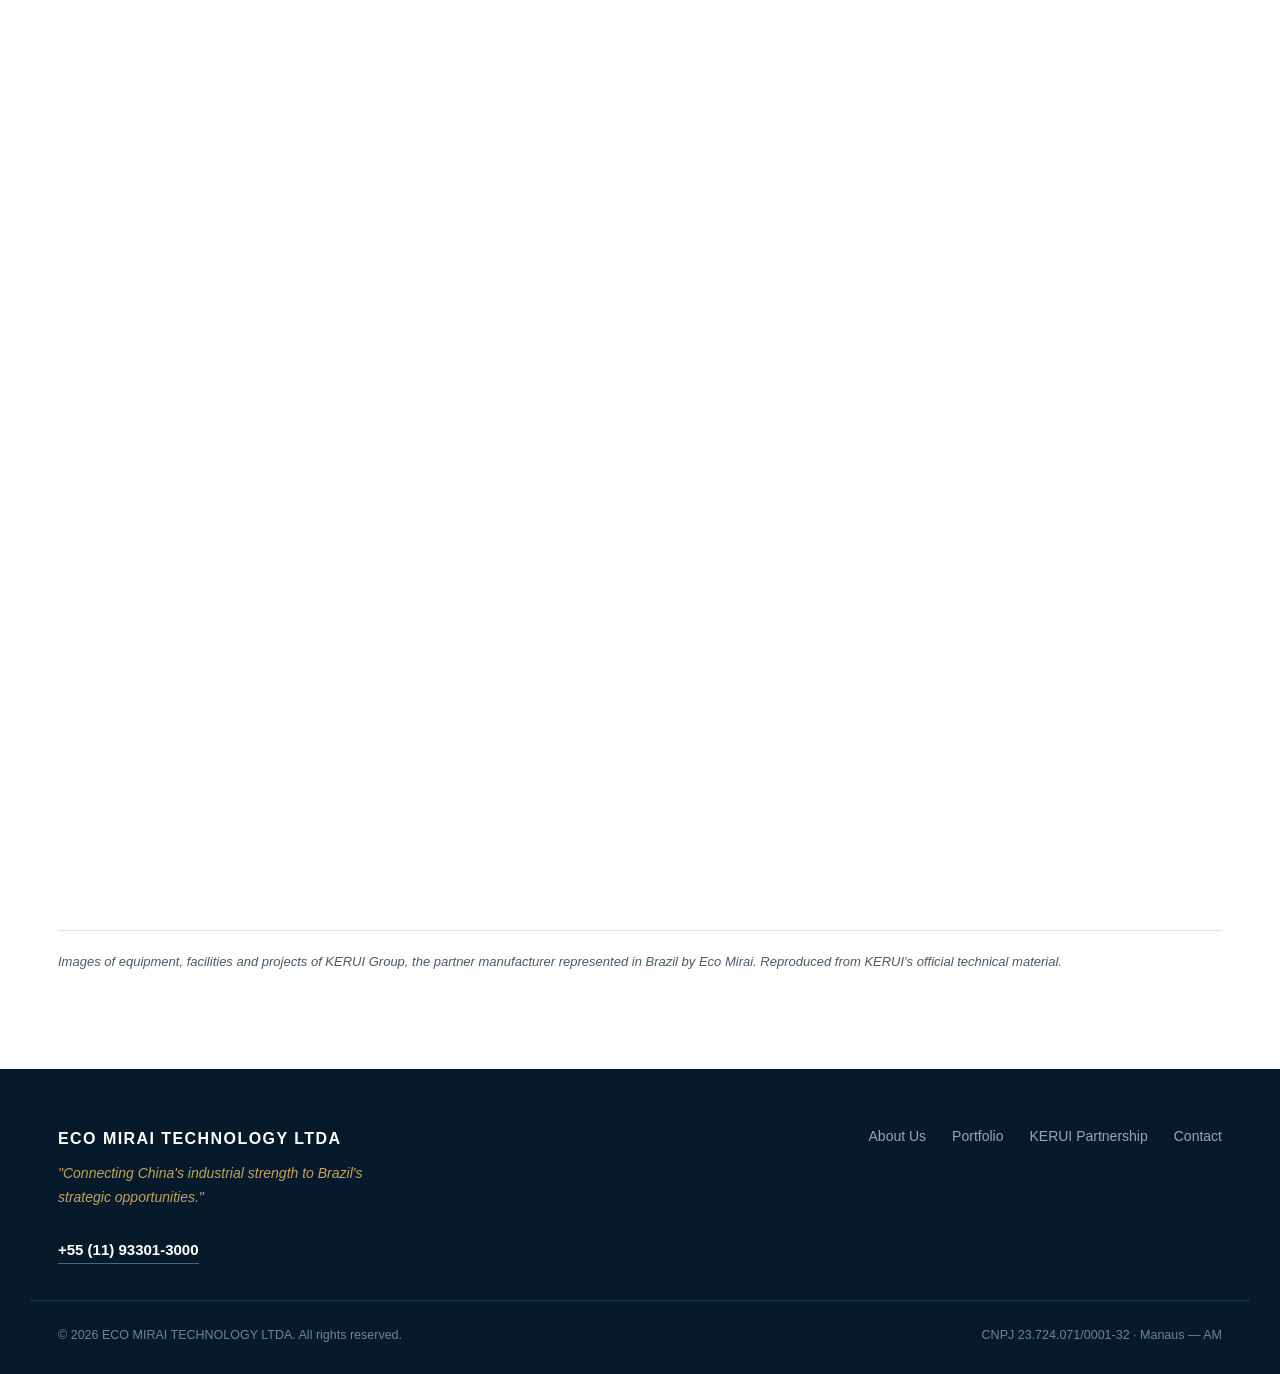
<file: portfolio.html>
<!DOCTYPE html>
<html lang="pt-BR">
<head>
<meta charset="UTF-8">
<meta name="viewport" content="width=device-width, initial-scale=1">
<title>Portfólio — ECO MIRAI TECHNOLOGY</title>
<meta name="description" content="Pacotes de compressores, processamento de gás natural, equipamentos de nitrogênio e geradores a gás do Grupo KERUI, representados no Brasil pela Eco Mirai.">
<meta http-equiv="Content-Security-Policy"
      content="default-src 'self'; img-src 'self' data:; style-src 'self'; script-src 'self'; font-src 'self'; connect-src 'none'; object-src 'none'; base-uri 'none'; form-action 'none'">
<meta name="referrer" content="strict-origin-when-cross-origin">
<meta name="robots" content="noindex, nofollow">
<link rel="icon" href="assets/favicon.svg" type="image/svg+xml">
<link rel="stylesheet" href="css/styles.css">
</head>
<body data-page="portfolio">

<header class="header" id="header">
  <div class="container header__inner">
    <a class="brand" href="index.html" aria-label="ECO MIRAI">
      <svg class="brand__mark" viewBox="0 0 44 44" aria-hidden="true">
        <circle cx="22" cy="22" r="20" fill="none" stroke="currentColor" stroke-width="1.5" opacity=".35"/>
        <path d="M22 6c6 5.5 9 10.8 9 16 0 5.3-4 10-9 16-5-6-9-10.7-9-16 0-5.2 3-10.5 9-16Z" fill="currentColor" opacity=".9"/>
        <path d="M22 12v20" stroke="#fff" stroke-width="1.6" opacity=".7"/>
      </svg>
      <span class="brand__text"><strong>ECO MIRAI</strong><em data-i18n="brand.tagline">Technology</em></span>
    </a>

    <nav class="nav" id="nav">
      <div class="nav__item nav__item--has-menu">
        <button type="button" class="nav__toggle" aria-expanded="false" aria-controls="menu-empresa">
          <span data-i18n="nav.company">A Empresa</span>
          <svg class="nav__chevron" viewBox="0 0 12 12" fill="none" stroke="currentColor" stroke-width="1.6" aria-hidden="true"><path d="m2.5 4.5 3.5 3.5 3.5-3.5"/></svg>
        </button>
        <div class="nav__menu" id="menu-empresa">
          <a href="empresa.html" data-i18n="nav.about">Quem Somos</a>
          <a href="empresa.html#valores" data-i18n="nav.values">Missão e Valores</a>
          <a href="empresa.html#presenca" data-i18n="nav.presence">Presença</a>
        </div>
      </div>

      <div class="nav__item nav__item--has-menu">
        <button type="button" class="nav__toggle is-current" aria-expanded="false" aria-controls="menu-portfolio">
          <span data-i18n="nav.portfolio">Portfólio</span>
          <svg class="nav__chevron" viewBox="0 0 12 12" fill="none" stroke="currentColor" stroke-width="1.6" aria-hidden="true"><path d="m2.5 4.5 3.5 3.5 3.5-3.5"/></svg>
        </button>
        <div class="nav__menu" id="menu-portfolio">
          <a href="portfolio.html#compressores" data-i18n="nav.compressors">Pacotes de Compressores</a>
          <a href="portfolio.html#gas" data-i18n="nav.gas">Processamento de Gás Natural</a>
          <a href="portfolio.html#nitrogenio" data-i18n="nav.nitrogen">Equipamentos de Nitrogênio</a>
          <a href="portfolio.html#geradores" data-i18n="nav.gensets">Geradores a Gás</a>
        </div>
      </div>

      <div class="nav__item"><a class="nav__link" href="kerui.html" data-i18n="nav.partnership">Parceria KERUI</a></div>
      <div class="nav__item"><a href="contato.html" class="nav__cta" data-i18n="nav.contact">Contato</a></div>
      <div class="nav__item nav__item--lang">
        <div class="langswitch" role="group" aria-label="Language">
          <button type="button" class="langswitch__btn is-active" data-lang="pt">PT</button>
          <button type="button" class="langswitch__btn" data-lang="en">EN</button>
        </div>
      </div>
    </nav>

    <button class="burger" id="burger" aria-label="Menu" aria-expanded="false">
      <span></span><span></span><span></span>
    </button>
  </div>
</header>

<main>

<section class="pagehead pagehead--dark">
  <div class="container">
    <p class="pagehead__kicker" data-i18n="portfolio.kicker">Portfólio</p>
    <h1 class="pagehead__title" data-i18n="portfolio.title">Equipamentos e Soluções</h1>
    <p class="pagehead__lead" data-i18n="portfolio.lead">Nove séries e mais de 400 categorias de produtos KERUI, organizadas em quatro linhas principais para o mercado brasileiro.</p>
    <nav class="anchors">
      <a href="#compressores" data-i18n="nav.compressors">Pacotes de Compressores</a>
      <a href="#gas" data-i18n="nav.gas">Processamento de Gás Natural</a>
      <a href="#nitrogenio" data-i18n="nav.nitrogen">Equipamentos de Nitrogênio</a>
      <a href="#geradores" data-i18n="nav.gensets">Geradores a Gás</a>
    </nav>
  </div>
</section>

<!-- ============ 1. COMPRESSORES ============ -->
<section class="section" id="compressores">
  <div class="container">
    <div class="sec-head">
      <span class="sec-head__kicker" data-i18n="comp.kicker">Linha 01</span>
      <h2 class="sec-head__title" data-i18n="comp.title">Pacotes de Compressores</h2>
      <p class="sec-head__lead" data-i18n="comp.lead">Unidades alternativas e de parafuso empacotadas pela KERUI para coleta, transporte, injeção e pressurização de gás, em aplicações upstream, midstream e downstream.</p>
    </div>

    <div class="highlight">
      <div class="highlight__badge">ARIEL</div>
      <div>
        <h3 data-i18n="comp.ariel">Parceiro estratégico da Ariel</h3>
        <p data-i18n="comp.arielD">Autorização que abrange toda a linha de compressores Ariel, mais de 12 anos de cooperação e mais de 300 unidades de compressores empacotadas pela KERUI.</p>
      </div>
    </div>

    <div class="specs">
      <article class="spec">
        <h3 class="spec__title" data-i18n="comp.recip">Unidade de Compressor Alternativo</h3>
        <div class="spec__figures">
          <div class="spec__fig"><strong>7.400 kW</strong><span data-i18n="fig.power">Potência máx.</span></div>
          <div class="spec__fig"><strong>70 MPa</strong><span data-i18n="fig.press">Pressão máx.</span></div>
          <div class="spec__fig"><strong>6</strong><span data-i18n="fig.stages">Estágios</span></div>
        </div>
        <table class="spec__table">
          <tbody>
            <tr><th data-i18n="comp.sRange">Faixa de rotação</th><td>750 – 1.800 rpm</td></tr>
            <tr><th data-i18n="comp.sPower">Potência máx.</th><td>7.400 kW</td></tr>
            <tr><th data-i18n="comp.sPress">Pressão máx. de descarga</th><td>70 MPa</td></tr>
            <tr><th data-i18n="comp.sFlow">Vazão máx.</th><td>300 × 10⁴ Nm³/d</td></tr>
            <tr><th data-i18n="comp.sStages">Estágios máx.</th><td>6</td></tr>
            <tr><th data-i18n="comp.sDrive">Acionamento</th><td data-i18n="comp.sDriveV">Motor a gás / elétrico / diesel</td></tr>
            <tr><th data-i18n="comp.sCool">Resfriamento</th><td data-i18n="comp.sCoolV">A ar ou a água</td></tr>
            <tr><th data-i18n="comp.sMedium">Meio</th><td data-i18n="comp.sMediumV1">Gás natural, ar, nitrogênio, hidrogênio, dióxido de carbono</td></tr>
          </tbody>
        </table>
      </article>

      <article class="spec">
        <h3 class="spec__title" data-i18n="comp.screw">Unidade de Compressor de Parafuso</h3>
        <div class="spec__figures">
          <div class="spec__fig"><strong>4.500 kW</strong><span data-i18n="fig.power">Potência máx.</span></div>
          <div class="spec__fig"><strong>5.000 rpm</strong><span data-i18n="fig.speed">Rotação máx.</span></div>
          <div class="spec__fig"><strong>200 m³/min</strong><span data-i18n="fig.flow">Vazão máx.</span></div>
        </div>
        <table class="spec__table">
          <tbody>
            <tr><th data-i18n="comp.sRangeMax">Rotação máx.</th><td>5.000 rpm</td></tr>
            <tr><th data-i18n="comp.sPower">Potência máx.</th><td>4.500 kW</td></tr>
            <tr><th data-i18n="comp.sPress">Pressão máx. de descarga</th><td>4 MPa</td></tr>
            <tr><th data-i18n="comp.sFlow">Vazão máx.</th><td>200 m³/min</td></tr>
            <tr><th data-i18n="comp.sStages">Estágios máx.</th><td>2</td></tr>
            <tr><th data-i18n="comp.sDrive">Acionamento</th><td data-i18n="comp.sDriveV">Motor a gás / elétrico / diesel</td></tr>
            <tr><th data-i18n="comp.sCool">Resfriamento</th><td data-i18n="comp.sCoolV">A ar ou a água</td></tr>
            <tr><th data-i18n="comp.sMedium">Meio</th><td data-i18n="comp.sMediumV2">Gás natural, gás associado, metano de carvão, fluido refrigerante, CO₂</td></tr>
          </tbody>
        </table>
      </article>
    </div>

    <h3 class="sub-head" data-i18n="comp.fields">Campos de aplicação</h3>
    <div class="tagcols">
      <div class="tagcol">
        <h4 data-i18n="comp.up">Upstream</h4>
        <ul><li data-i18n="comp.up1">Coleta de gás</li><li data-i18n="comp.up2">Gas lift</li><li data-i18n="comp.up3">Injeção de gás</li><li data-i18n="comp.up4">Perfuração</li></ul>
      </div>
      <div class="tagcol">
        <h4 data-i18n="comp.mid">Midstream</h4>
        <ul><li data-i18n="comp.mid1">Transporte</li><li data-i18n="comp.mid2">Armazenamento</li><li data-i18n="comp.mid3">Tratamento</li></ul>
      </div>
      <div class="tagcol">
        <h4 data-i18n="comp.down">Downstream</h4>
        <ul><li data-i18n="comp.down1">Refino</li><li data-i18n="comp.down2">Energia elétrica</li><li data-i18n="comp.down3">GNC e GNL</li></ul>
      </div>
      <div class="tagcol">
        <h4 data-i18n="comp.other">Outros campos</h4>
        <ul><li data-i18n="comp.other1">Gás de carvão (CBM)</li><li data-i18n="comp.other2">Metalurgia</li><li data-i18n="comp.other3">Testes</li></ul>
      </div>
    </div>

    <h3 class="sub-head" data-i18n="comp.brands">Integração de recursos</h3>
    <p class="brands__lead" data-i18n="comp.brandsD">Os pacotes integram componentes de fabricantes de referência mundial, selecionados conforme a especificação de cada projeto.</p>
    <ul class="brands">
      <li>Caterpillar</li><li>Waukesha</li><li>Ariel</li><li>ABB</li><li>SIEMENS</li>
      <li>Emerson</li><li>Fisher</li><li>Neway</li><li>Rosemount</li><li>Honeywell</li>
      <li>WIKA</li><li>Allen-Bradley</li>
    </ul>
  </div>
</section>

<!-- ============ 2. PROCESSAMENTO DE GÁS ============ -->
<section class="section section--alt" id="gas">
  <div class="container">
    <div class="sec-head">
      <span class="sec-head__kicker" data-i18n="gas.kicker">Linha 02</span>
      <h2 class="sec-head__title" data-i18n="gas.title">Equipamentos de Processamento de Gás Natural</h2>
      <p class="sec-head__lead" data-i18n="gas.lead">Equipamentos montados em skid para coleta e tratamento, unidades de processo e soluções personalizadas para produção de gás.</p>
    </div>

    <div class="cardgrid">
      <article class="card">
        <h3 data-i18n="gas.g1t">Equipamentos montados em skid</h3>
        <ul class="ticks">
          <li data-i18n="gas.g1a">Separador trifásico e bifásico de alta eficiência</li>
          <li data-i18n="gas.g1b">Separador de produção quatro-em-um</li>
          <li data-i18n="gas.g1c">Separador por coalescência</li>
          <li data-i18n="gas.g1d">Skid de injeção de produtos químicos</li>
          <li data-i18n="gas.g1e">Forno de aquecimento com camisa d'água</li>
          <li data-i18n="gas.g1f">Skid de medição e regulagem de pressão</li>
        </ul>
      </article>

      <article class="card">
        <h3 data-i18n="gas.g2t">Unidades de processo</h3>
        <ul class="ticks">
          <li data-i18n="gas.g2a">Desacidificação por alcanolamina (MDEA / MEA)</li>
          <li data-i18n="gas.g2b">Separação por membrana</li>
          <li data-i18n="gas.g2c">Desidratação por trietilenoglicol (TEG)</li>
          <li data-i18n="gas.g2d">Desidratação por peneira molecular</li>
          <li data-i18n="gas.g2e">Recuperação de GLP e condensado</li>
        </ul>
      </article>

      <article class="card">
        <h3 data-i18n="gas.g3t">Soluções personalizadas</h3>
        <ul class="ticks">
          <li data-i18n="gas.g3a">Recuperação de gás de tocha</li>
          <li data-i18n="gas.g3b">Sistema de incremento da produção de gás</li>
          <li data-i18n="gas.g3c">Recuperação de gás de poços isolados</li>
          <li data-i18n="gas.g3d">Gas lift e recuperação de gás comprimido</li>
          <li data-i18n="gas.g3e">Geração de oxigênio por adsorção (PSA)</li>
          <li data-i18n="gas.g3f">Remoção de nitrogênio do gás natural</li>
        </ul>
      </article>
    </div>

    <div class="specs specs--three">
      <article class="spec">
        <h3 class="spec__title" data-i18n="gas.s1">Desacidificação</h3>
        <div class="spec__figures">
          <div class="spec__fig"><strong>1 ppm</strong><span data-i18n="fig.eff">Eficiência</span></div>
          <div class="spec__fig"><strong>MDEA / MEA</strong><span data-i18n="fig.solvent">Solventes</span></div>
        </div>
        <p class="spec__note" data-i18n="gas.s1d">Remoção de gases ácidos como CO₂ e H₂S por solução aquosa de alcanolamina, de forma seletiva ou não seletiva.</p>
      </article>

      <article class="spec">
        <h3 class="spec__title" data-i18n="gas.s2">Desidratação por TEG</h3>
        <div class="spec__figures">
          <div class="spec__fig"><strong>≥ −40 °C</strong><span data-i18n="fig.dew">Ponto de orvalho</span></div>
        </div>
        <p class="spec__note" data-i18n="gas.s2d">Remoção do vapor d'água antes do transporte por dutos, em campos de petróleo e gás.</p>
      </article>

      <article class="spec">
        <h3 class="spec__title" data-i18n="gas.s3">Coalescência</h3>
        <div class="spec__figures">
          <div class="spec__fig"><strong>99%</strong><span data-i18n="fig.sep">Separação</span></div>
          <div class="spec__fig"><strong>200 × 10⁴ Nm³/d</strong><span data-i18n="fig.flow">Vazão máx.</span></div>
        </div>
        <p class="spec__note" data-i18n="gas.s3d">Separação de traços de água livre e óleo do gás natural por elemento filtrante coalescente.</p>
        <table class="spec__table"><tbody>
          <tr><th data-i18n="gas.press">Classe de pressão</th><td>0,4 – 10,0 MPa</td></tr>
        </tbody></table>
      </article>
    </div>

    <div class="callout">
      <h3 data-i18n="gas.mod">Soluções modulares de GNL + GLP</h3>
      <p data-i18n="gas.modD">Plantas modulares de pequeno e médio porte de até 10 MMSCFD, com capacidade de liquefação de 1 a 10 MMSCFD para gás de poço, gás associado e gás de xisto. O escopo inclui pré-tratamento e compressão, desacidificação, desidratação e remoção de mercúrio, recuperação de GLP, unidade criogênica, recuperação de BOG e armazenamento e carregamento.</p>
    </div>

    <div class="callout callout--alt">
      <h3 data-i18n="gas.boost">Sistema de incremento da produção de gás</h3>
      <p data-i18n="gas.boostD">Instalado próximo à cabeça do poço para minimizar a pressão e recuperar produção em poços maduros (brownfield). Capacidade de 30 MMSCFD, pressão de entrada de 0,2 bar e de saída de 50 bar, montado em skid ou reboque para mobilização rápida.</p>
    </div>

    <div class="callout">
      <h3 data-i18n="gas.flue">Recuperação e injeção de gás de combustão</h3>
      <p data-i18n="gas.flueD">Reaproveita o calor do gás de combustão da caldeira de injeção de vapor e injeta esse gás na camada de petróleo, aumentando a recuperação de óleo e reduzindo emissões. Vazão de 1.200 Nm³/h e pressão de 25 MPa após quatro estágios de compressão. Em teste de campo em Binzhou (Shandong), com injeção cíclica de vapor assistida por gás de combustão, a produção diária do poço subiu de 3,9 t/d para 10,8 t/d e o corte de água caiu de 60,9% para 45,6%.</p>
    </div>
  </div>
</section>

<!-- ============ 3. NITROGÊNIO ============ -->
<section class="section" id="nitrogenio">
  <div class="container">
    <div class="sec-head">
      <span class="sec-head__kicker" data-i18n="n2.kicker">Linha 03</span>
      <h2 class="sec-head__title" data-i18n="n2.title">Equipamentos de Nitrogênio</h2>
      <p class="sec-head__lead" data-i18n="n2.lead">Geração por separação por membrana, geração por adsorção (PSA) e bombeamento de nitrogênio líquido, em configurações montadas em skid, reboque ou caminhão.</p>
    </div>

    <div class="specs specs--three">
      <article class="spec">
        <h3 class="spec__title" data-i18n="n2.s1">Geração por membrana</h3>
        <div class="spec__figures">
          <div class="spec__fig"><strong>3.600 Nm³/h</strong><span data-i18n="fig.flow">Vazão máx.</span></div>
          <div class="spec__fig"><strong>99,5%</strong><span data-i18n="fig.purity">Pureza máx.</span></div>
          <div class="spec__fig"><strong>70 MPa</strong><span data-i18n="fig.press">Pressão máx.</span></div>
        </div>
        <table class="spec__table"><tbody>
          <tr><th data-i18n="n2.flow">Vazão</th><td>20 – 3.600 Nm³/h</td></tr>
          <tr><th data-i18n="n2.pur">Pureza</th><td>95% – 99,5%</td></tr>
          <tr><th data-i18n="n2.press">Pressão nominal</th><td>0,5 – 70 MPa</td></tr>
          <tr><th data-i18n="n2.temp">Temperatura ambiente</th><td>−45 °C a +55 °C</td></tr>
        </tbody></table>
      </article>

      <article class="spec">
        <h3 class="spec__title" data-i18n="n2.s2">Geração PSA</h3>
        <div class="spec__figures">
          <div class="spec__fig"><strong>5.000 Nm³/h</strong><span data-i18n="fig.flow">Vazão máx.</span></div>
          <div class="spec__fig"><strong>99,999%</strong><span data-i18n="fig.purity">Pureza máx.</span></div>
          <div class="spec__fig"><strong>70 MPa</strong><span data-i18n="fig.press">Pressão máx.</span></div>
        </div>
        <table class="spec__table"><tbody>
          <tr><th data-i18n="n2.flow">Vazão</th><td>2 – 5.000 Nm³/h</td></tr>
          <tr><th data-i18n="n2.pur">Pureza</th><td>95% – 99,999%</td></tr>
          <tr><th data-i18n="n2.press">Pressão nominal</th><td>0,1 – 70 MPa</td></tr>
          <tr><th data-i18n="n2.norm">Norma aplicável</th><td>GB, ASME</td></tr>
        </tbody></table>
      </article>

      <article class="spec">
        <h3 class="spec__title" data-i18n="n2.s3">Bombeamento de nitrogênio líquido</h3>
        <div class="spec__figures">
          <div class="spec__fig"><strong>1.100.000 SCFH</strong><span data-i18n="fig.flow">Vazão máx.</span></div>
          <div class="spec__fig"><strong>99,999%</strong><span data-i18n="fig.purity">Pureza máx.</span></div>
          <div class="spec__fig"><strong>15.000 psi</strong><span data-i18n="fig.press">Pressão máx.</span></div>
        </div>
        <table class="spec__table"><tbody>
          <tr><th data-i18n="n2.flow">Vazão</th><td>90.000 – 1.100.000 SCFH</td></tr>
          <tr><th data-i18n="n2.pur">Pureza</th><td>99,999%</td></tr>
          <tr><th data-i18n="n2.pmax">Pressão máx.</th><td>15.000 psi</td></tr>
          <tr><th data-i18n="n2.norm">Norma aplicável</th><td>GB, ASME</td></tr>
        </tbody></table>
      </article>
    </div>

    <h3 class="sub-head" data-i18n="n2.conf">Configurações disponíveis</h3>
    <div class="tagcols">
      <div class="tagcol">
        <h4 data-i18n="n2.t1">Transporte</h4>
        <ul><li data-i18n="n2.t1a">Montado em skid</li><li data-i18n="n2.t1b">Montado em reboque</li><li data-i18n="n2.t1c">Montado em caminhão</li></ul>
      </div>
      <div class="tagcol">
        <h4 data-i18n="n2.t2">Zona de aplicação</h4>
        <ul><li data-i18n="n2.t2a">Onshore</li><li data-i18n="n2.t2b">Offshore</li><li data-i18n="n2.t2c">Zona fria</li><li data-i18n="n2.t2d">Zona de alta temperatura</li></ul>
      </div>
      <div class="tagcol">
        <h4 data-i18n="n2.t3">Acionamento</h4>
        <ul><li data-i18n="n2.t3a">Motor diesel</li><li data-i18n="n2.t3b">Motor elétrico</li><li data-i18n="n2.t3c">GNC / GNL</li></ul>
      </div>
      <div class="tagcol">
        <h4 data-i18n="n2.t4">Aplicações</h4>
        <ul><li data-i18n="n2.t4a">Perfuração underbalanced</li><li data-i18n="n2.t4b">Estimulação de petróleo e gás</li><li data-i18n="n2.t4c">Acidificação e fraturamento</li><li data-i18n="n2.t4d">Purga e substituição de gases</li></ul>
      </div>
    </div>
  </div>
</section>

<!-- ============ 4. GERADORES ============ -->
<section class="section section--dark" id="geradores">
  <div class="container">
    <div class="sec-head sec-head--light">
      <span class="sec-head__kicker" data-i18n="gen.kicker">Linha 04</span>
      <h2 class="sec-head__title" data-i18n="gen.title">Geradores a Gás</h2>
      <p class="sec-head__lead" data-i18n="gen.lead">Série KGW com motor Waukesha, para aproveitamento de gás associado em campos de petróleo e para geração distribuída a gás natural.</p>
    </div>

    <div class="featgrid">
      <article class="feat">
        <h3 data-i18n="gen.f1t">Alta confiabilidade</h3>
        <p data-i18n="gen.f1d">Disponibilidade de até 98% e intervalo de revisão geral de 60.000 a 80.000 horas.</p>
      </article>
      <article class="feat">
        <h3 data-i18n="gen.f2t">Excelente capacidade de carga</h3>
        <p data-i18n="gen.f2d">Tomada de carga em degrau de até 65%, com potência principal para perfuração e acionamento direto de grandes cargas.</p>
      </article>
      <article class="feat">
        <h3 data-i18n="gen.f3t">CCHP e maior eficiência</h3>
        <p data-i18n="gen.f3d">Eficiência termoelétrica de ≥85% e eficiência de geração de cerca de 40%, adequado a projetos de energia distribuída.</p>
      </article>
      <article class="feat">
        <h3 data-i18n="gen.f4t">Baixa emissão</h3>
        <p data-i18n="gen.f4d">Catalisador de três vias e controle da relação ar/combustível, com emissões de NOx inferiores a 0,15 g/bhp-hr.</p>
      </article>
      <article class="feat">
        <h3 data-i18n="gen.f5t">Adaptabilidade</h3>
        <p data-i18n="gen.f5d">Operação em elevada altitude e temperatura, com diversos modos de operação e adequação a diferentes gases combustíveis.</p>
      </article>
      <article class="feat">
        <h3 data-i18n="gen.f6t">Automático e inteligente</h3>
        <p data-i18n="gen.f6d">Sistema de controle original Waukesha, com operação automática e sem supervisão.</p>
      </article>
    </div>

    <div class="callout callout--dark">
      <h3 data-i18n="gen.app1">Aproveitamento do gás associado</h3>
      <p data-i18n="gen.app1d">Usar o gás associado do próprio campo como combustível, com aproveitamento do calor residual, alimenta os equipamentos de produção e as instalações de apoio de forma mais econômica e sustentável do que um grupo gerador a diesel.</p>
    </div>

    <div class="callout callout--dark">
      <h3 data-i18n="gen.app2">Geração distribuída e CCHP</h3>
      <p data-i18n="gen.app2d">Centrais distribuídas a gás natural que aproveitam os gases de exaustão e o calor da água das camisas dos cilindros para fornecer calor, energia e refrigeração — atendendo hospitais, supermercados, edifícios de escritórios e parques industriais.</p>
    </div>

    <div class="callout callout--dark">
      <h3 data-i18n="gen.case">Caso de sucesso — OGDCL, Paquistão</h3>
      <p data-i18n="gen.caseD">Capacidade instalada de 17,5 MW (5 × 3.500 kW), modelo KGW3500GF-T com motor Waukesha, em operação isolada (ilhada) utilizando gás associado como combustível.</p>
    </div>
  </div>
</section>

<!-- ============ GALERIA ============ -->
<section class="section" id="galeria">
  <div class="container">
    <div class="sec-head">
      <span class="sec-head__kicker" data-i18n="gallery.kicker">Registros</span>
      <h2 class="sec-head__title" data-i18n="gallery.title">Galeria</h2>
      <p class="sec-head__lead" data-i18n="gallery.lead">Equipamentos, operações e instalações do setor. Clique em uma imagem para ampliar.</p>
    </div>

    <div class="gallery">
      <figure class="shot"><button type="button" class="shot__btn" data-i18n-aria="gallery.open" aria-label="Ampliar imagem"><img src="assets/galeria/compressor-alternativo-skid.jpg" alt="Unidade compressora alternativa montada em skid" data-i18n-alt="gallery.cap1" loading="lazy"></button><figcaption data-i18n="gallery.cap1">Unidade compressora alternativa montada em skid</figcaption></figure>
      <figure class="shot"><button type="button" class="shot__btn" data-i18n-aria="gallery.open" aria-label="Ampliar imagem"><img src="assets/galeria/pacote-compressor-vasos.jpg" alt="Pacote de compressor com vasos de processo e tubulação em skid único" data-i18n-alt="gallery.cap2" loading="lazy"></button><figcaption data-i18n="gallery.cap2">Pacote de compressor com vasos de processo e tubulação em skid único</figcaption></figure>
      <figure class="shot"><button type="button" class="shot__btn" data-i18n-aria="gallery.open" aria-label="Ampliar imagem"><img src="assets/galeria/compressor-motor-gas.jpg" alt="Unidade compressora com motor a gás e resfriador a ar montado em skid" data-i18n-alt="gallery.cap3" loading="lazy"></button><figcaption data-i18n="gallery.cap3">Unidade compressora com motor a gás e resfriador a ar montado em skid</figcaption></figure>
      <figure class="shot"><button type="button" class="shot__btn" data-i18n-aria="gallery.open" aria-label="Ampliar imagem"><img src="assets/galeria/compressor-motor-eletrico.jpg" alt="Unidade compressora acionada por motor elétrico, montada em skid" data-i18n-alt="gallery.cap4" loading="lazy"></button><figcaption data-i18n="gallery.cap4">Unidade compressora acionada por motor elétrico, montada em skid</figcaption></figure>
      <figure class="shot"><button type="button" class="shot__btn" data-i18n-aria="gallery.open" aria-label="Ampliar imagem"><img src="assets/galeria/vaso-pressao-horizontal.jpg" alt="Vaso de pressão horizontal fabricado pela KERUI" data-i18n-alt="gallery.cap5" loading="lazy"></button><figcaption data-i18n="gallery.cap5">Vaso de pressão horizontal fabricado pela KERUI</figcaption></figure>
      <figure class="shot"><button type="button" class="shot__btn" data-i18n-aria="gallery.open" aria-label="Ampliar imagem"><img src="assets/galeria/unidade-nitrogenio-skid.jpg" alt="Unidade de geração de nitrogênio montada em skid" data-i18n-alt="gallery.cap6" loading="lazy"></button><figcaption data-i18n="gallery.cap6">Unidade de geração de nitrogênio montada em skid</figcaption></figure>
      <figure class="shot"><button type="button" class="shot__btn" data-i18n-aria="gallery.open" aria-label="Ampliar imagem"><img src="assets/galeria/unidade-nitrogenio-psa.jpg" alt="Unidade de geração de nitrogênio por adsorção (PSA)" data-i18n-alt="gallery.cap7" loading="lazy"></button><figcaption data-i18n="gallery.cap7">Unidade de geração de nitrogênio por adsorção (PSA)</figcaption></figure>
      <figure class="shot"><button type="button" class="shot__btn" data-i18n-aria="gallery.open" aria-label="Ampliar imagem"><img src="assets/galeria/unidade-nitrogenio-caminhao.jpg" alt="Unidade de nitrogênio montada sobre caminhão para operação em campo" data-i18n-alt="gallery.cap8" loading="lazy"></button><figcaption data-i18n="gallery.cap8">Unidade de nitrogênio montada sobre caminhão para operação em campo</figcaption></figure>
      <figure class="shot"><button type="button" class="shot__btn" data-i18n-aria="gallery.open" aria-label="Ampliar imagem"><img src="assets/galeria/unidade-perfuracao-ar.jpg" alt="Unidade móvel de perfuração a ar NZD-1800/1500Q montada em carreta" data-i18n-alt="gallery.cap9" loading="lazy"></button><figcaption data-i18n="gallery.cap9">Unidade móvel de perfuração a ar NZD-1800/1500Q montada em carreta</figcaption></figure>
    </div>

    <p class="gallery__note" data-i18n="gallery.note">Imagens de equipamentos, instalações e projetos do Grupo KERUI, fabricante parceiro representado no Brasil pela Eco Mirai. Reproduzidas do material técnico oficial da KERUI.</p>
  </div>
</section>

<div class="lightbox" id="lightbox" hidden role="dialog" aria-modal="true" aria-label="Galeria">
  <button type="button" class="lightbox__close" data-lb="close" data-i18n-aria="gallery.close" aria-label="Fechar">&times;</button>
  <button type="button" class="lightbox__nav lightbox__nav--prev" data-lb="prev" data-i18n-aria="gallery.prev" aria-label="Imagem anterior">&#8249;</button>
  <figure class="lightbox__figure">
    <img class="lightbox__img" id="lightboxImg" alt="">
    <figcaption class="lightbox__caption" id="lightboxCaption"></figcaption>
  </figure>
  <button type="button" class="lightbox__nav lightbox__nav--next" data-lb="next" data-i18n-aria="gallery.next" aria-label="Próxima imagem">&#8250;</button>
</div>

</main>

<footer class="footer">
  <div class="container footer__inner">
    <div class="footer__brand">
      <strong>ECO MIRAI TECHNOLOGY LTDA</strong>
      <p data-i18n="footer.slogan">"Conectando a força industrial da China às oportunidades estratégicas do Brasil."</p>
      <a class="footer__tel" href="tel:+5511933013000">+55 (11) 93301-3000</a>
    </div>
    <nav class="footer__nav">
      <a href="empresa.html" data-i18n="nav.about">Quem Somos</a>
      <a href="portfolio.html" data-i18n="nav.portfolio">Portfólio</a>
      <a href="kerui.html" data-i18n="nav.partnership">Parceria KERUI</a>
      <a href="contato.html" data-i18n="nav.contact">Contato</a>
    </nav>
  </div>
  <div class="container footer__bottom">
    <span data-i18n="footer.rights">© 2026 ECO MIRAI TECHNOLOGY LTDA. Todos os direitos reservados.</span>
    <span>CNPJ 23.724.071/0001-32 · Manaus — AM</span>
  </div>
</footer>

<!-- ============ BOTÕES FLUTUANTES (WhatsApp + SAC/FAQ) ============ -->
<!-- Numero do WhatsApp: 55 + DDD + numero, so digitos. Atual: (11) 93301-3000,
     informado como TEMPORARIO pelo cliente. Ver README. -->
<div class="fab">
  <a class="fab__btn fab__btn--sac" href="mailto:sac@ecomirai.com.br?subject=SAC%20%2F%20FAQ%20%E2%80%94%20ECO%20MIRAI"
     data-i18n-aria="fab.sac" data-i18n-title="fab.sac" aria-label="SAC / FAQ por e-mail" title="SAC / FAQ por e-mail">
    <svg viewBox="0 0 24 24" fill="none" stroke="currentColor" stroke-width="1.7" stroke-linecap="round" stroke-linejoin="round" aria-hidden="true">
      <path d="M5 12a7 7 0 0 1 14 0"/>
      <path d="M4 13.5a1.5 1.5 0 0 1 1.5-1.5H7v5H5.5A1.5 1.5 0 0 1 4 15.5Z"/>
      <path d="M20 13.5a1.5 1.5 0 0 0-1.5-1.5H17v5h1.5a1.5 1.5 0 0 0 1.5-1.5Z"/>
      <path d="M19 17v.5a3 3 0 0 1-3 3h-2"/>
    </svg>
  </a>
  <a class="fab__btn fab__btn--wa" href="https://wa.me/5511933013000" target="_blank" rel="noopener"
     data-i18n-aria="fab.whatsapp" data-i18n-title="fab.whatsapp" aria-label="Fale pelo WhatsApp" title="Fale pelo WhatsApp">
    <svg viewBox="0 0 24 24" fill="currentColor" aria-hidden="true">
      <path d="M12 2a10 10 0 0 0-8.6 15.06L2 22l5.06-1.33A10 10 0 1 0 12 2Zm0 18.2a8.2 8.2 0 0 1-4.18-1.14l-.3-.18-3.1.81.83-3.02-.2-.31A8.2 8.2 0 1 1 12 20.2Z"/>
      <path d="M17.5 14.4c-.3-.15-1.77-.87-2.04-.97-.27-.1-.47-.15-.67.15-.2.3-.77.97-.94 1.17-.17.2-.35.22-.65.07-.3-.15-1.26-.46-2.4-1.48-.89-.79-1.49-1.77-1.66-2.07-.17-.3-.02-.46.13-.61.13-.13.3-.35.45-.52.15-.17.2-.3.3-.5.1-.2.05-.37-.02-.52-.08-.15-.67-1.62-.92-2.22-.24-.58-.49-.5-.67-.51h-.57c-.2 0-.52.07-.8.37-.27.3-1.04 1.02-1.04 2.49 0 1.47 1.07 2.89 1.22 3.09.15.2 2.1 3.2 5.08 4.49.71.31 1.26.49 1.69.63.71.23 1.36.19 1.87.12.57-.09 1.77-.72 2.02-1.42.25-.7.25-1.3.17-1.42-.07-.12-.27-.2-.57-.35Z"/>
    </svg>
  </a>
</div>

<script src="js/i18n.js"></script>
<script src="js/main.js"></script>
</body>
</html>
</file>
<file: css/styles.css>
/* ==========================================================================
   ECO MIRAI TECHNOLOGY — Institutional site
   ========================================================================== */

:root{
  --navy-900:#071a2c;
  --navy-800:#0b2239;
  --navy-700:#0d3049;
  --navy-600:#14405e;
  --teal-700:#0a3d3a;
  --teal-500:#12776d;
  --teal-300:#4fb3a4;
  --gold-500:#c2a25c;
  --gold-300:#dccb9a;
  --ink:#16212c;
  --ink-soft:#4a5a68;
  --line:#dfe5ea;
  --bg:#ffffff;
  /* Superficie clara secundaria: petroleo bem diluido, e nao cinza neutro.
     Vale para cartoes, hovers e blocos de apoio em todo o site. */
  --bg-alt:#eaf3f1;
  --radius:4px;
  --maxw:1220px;
  --ease:cubic-bezier(.22,.61,.36,1);
}

*,*::before,*::after{box-sizing:border-box}

html{scroll-behavior:smooth;scroll-padding-top:120px;-webkit-text-size-adjust:100%}

body{
  margin:0;
  background:var(--bg);
  color:var(--ink);
  font-family:"Segoe UI",-apple-system,BlinkMacSystemFont,Roboto,"Helvetica Neue",Arial,sans-serif;
  font-size:16px;
  line-height:1.7;
  -webkit-font-smoothing:antialiased;
}

img{max-width:100%;display:block}
a{color:inherit;text-decoration:none}
ul{margin:0;padding:0;list-style:none}
h1,h2,h3,h4{margin:0;line-height:1.22;font-weight:600;letter-spacing:-.015em}
p{margin:0 0 1.1em}
p:last-child{margin-bottom:0}

.container{width:100%;max-width:var(--maxw);margin:0 auto;padding:0 28px}

/* ---------- Seletor de idioma (dentro do cabeçalho) ---------- */
.langswitch{display:flex;border:1px solid var(--line);border-radius:3px;overflow:hidden}
.langswitch__btn{
  background:transparent;border:0;color:var(--ink-soft);
  font:600 11.5px/1 inherit;letter-spacing:.06em;
  padding:7px 11px;cursor:pointer;transition:background .2s,color .2s;
}
.langswitch__btn:hover{color:var(--navy-800);background:var(--bg-alt)}
.langswitch__btn.is-active{background:var(--teal-500);color:#fff}

/* ---------- Header ---------- */
.header{
  position:sticky;top:0;z-index:100;
  background:rgba(255,255,255,.94);
  backdrop-filter:saturate(180%) blur(12px);
  border-bottom:1px solid var(--line);
  transition:box-shadow .25s;
}
.header.is-stuck{box-shadow:0 6px 24px rgba(7,26,44,.09)}
.header__inner{display:flex;align-items:center;gap:32px;height:78px}

.brand{display:flex;align-items:center;gap:12px;color:var(--navy-700);flex-shrink:0}
.brand__mark{width:38px;height:38px}
.brand__text{display:flex;flex-direction:column;line-height:1.1}
.brand__text strong{font-size:19px;letter-spacing:.10em;font-weight:700;color:var(--navy-800)}
.brand__text em{font-style:normal;font-size:10.5px;letter-spacing:.26em;text-transform:uppercase;color:var(--teal-500);font-weight:600}

.nav{margin-left:auto;display:flex;align-items:center;gap:26px}
.nav__item{position:relative;display:flex;align-items:center}
/* Estende a area de hover ate o menu, para o ponteiro nao "cair" no vao */
.nav__item--has-menu{padding-bottom:16px;margin-bottom:-16px}
/* Separa o seletor de idioma dos itens de navegacao */
.nav__item--lang{padding-left:22px;margin-left:-4px;border-left:1px solid var(--line)}

.nav__link,.nav__toggle{
  position:relative;display:inline-flex;align-items:center;gap:7px;
  font:500 14px/1.5 inherit;color:var(--ink-soft);
  background:none;border:0;padding:6px 0;cursor:pointer;
  transition:color .2s;
}
.nav__link::after,.nav__toggle::after{
  content:"";position:absolute;left:0;right:0;bottom:0;height:2px;
  background:var(--teal-500);transform:scaleX(0);transform-origin:left;
  transition:transform .25s var(--ease);
}
.nav__link:hover,.nav__toggle:hover,
.nav__toggle[aria-expanded="true"]{color:var(--navy-800)}
.nav__link:hover::after,.nav__toggle:hover::after,
.nav__toggle[aria-expanded="true"]::after{transform:scaleX(1)}
.nav__link:focus-visible,.nav__toggle:focus-visible{outline:2px solid var(--teal-500);outline-offset:4px}

.nav__chevron{width:12px;height:12px;stroke-linecap:round;stroke-linejoin:round;transition:transform .25s var(--ease)}
.nav__toggle[aria-expanded="true"] .nav__chevron{transform:rotate(180deg)}

.nav__menu{
  position:absolute;top:100%;left:-20px;min-width:246px;
  display:flex;flex-direction:column;padding:8px 0;
  background:#fff;border:1px solid var(--line);border-top:2px solid var(--teal-500);
  box-shadow:0 18px 44px rgba(7,26,44,.14);
  opacity:0;visibility:hidden;transform:translateY(-8px);
  transition:opacity .22s var(--ease),transform .22s var(--ease),visibility .22s;
  z-index:120;
}
.nav__menu.is-open{opacity:1;visibility:visible;transform:none}
.nav__menu a{
  padding:11px 22px;font-size:14px;color:var(--ink-soft);
  transition:background .18s,color .18s,padding-left .18s;
}
.nav__menu a:hover{background:var(--bg-alt);color:var(--navy-800);padding-left:26px}
.nav__menu a:focus-visible{outline:2px solid var(--teal-500);outline-offset:-2px}

.nav__cta{
  background:var(--navy-800);color:#fff;padding:10px 20px;border-radius:var(--radius);
  font-size:14px;font-weight:600;transition:background .22s;
}
.nav__cta:hover{background:var(--teal-500);color:#fff}

/* 44x44: alvo de toque confortavel (as 3 linhas ficam centradas) */
.burger{display:none;flex-direction:column;align-items:center;justify-content:center;gap:5px;width:44px;height:44px;background:none;border:0;padding:0;cursor:pointer;margin-left:auto}
.burger span{display:block;width:24px;height:2px;background:var(--navy-800);transition:transform .25s,opacity .2s}
.burger[aria-expanded="true"] span:nth-child(1){transform:translateY(7px) rotate(45deg)}
.burger[aria-expanded="true"] span:nth-child(2){opacity:0}
.burger[aria-expanded="true"] span:nth-child(3){transform:translateY(-7px) rotate(-45deg)}

/* ---------- Buttons ---------- */
.btn{
  display:inline-flex;align-items:center;justify-content:center;
  padding:14px 30px;border-radius:var(--radius);
  font-size:14.5px;font-weight:600;letter-spacing:.01em;
  transition:background .22s,color .22s,border-color .22s,transform .2s;
}
.btn--primary{background:var(--teal-500);color:#fff}
.btn--primary:hover{background:#0e6459;transform:translateY(-1px)}
.btn--ghost{border:1px solid rgba(255,255,255,.4);color:#fff}
.btn--ghost:hover{background:rgba(255,255,255,.1);border-color:#fff}

/* ---------- Hero ---------- */
.hero{position:relative;color:#fff;overflow:hidden;background:var(--navy-800)}
.hero__bg{position:absolute;inset:0}
.hero__grid{width:100%;height:100%;object-fit:cover}
.hero__bg::after{
  content:"";position:absolute;inset:0;
  background:linear-gradient(100deg,rgba(7,26,44,.92) 0%,rgba(11,34,57,.72) 48%,rgba(10,61,58,.42) 100%);
}
.hero__inner{position:relative;padding:118px 28px 108px;max-width:940px;margin:0 auto;text-align:left}

.hero__eyebrow{
  font-size:12px;letter-spacing:.28em;text-transform:uppercase;
  color:var(--teal-300);font-weight:600;margin-bottom:22px;
}
.hero__title{
  font-size:clamp(34px,5.2vw,58px);font-weight:600;letter-spacing:-.025em;
  line-height:1.12;margin-bottom:26px;max-width:16ch;
}
.hero__lead{
  font-size:clamp(16px,1.5vw,18.5px);line-height:1.75;
  color:#cfdbe4;max-width:62ch;margin-bottom:38px;
}
.hero__actions{display:flex;gap:14px;flex-wrap:wrap}

/* ---------- Indicadores: base do MESMO hero (sem caixa separada) ----------
   Fundo transparente: eles repousam sobre a zona escura do hero (ver o
   escurecimento vertical em .hero__bg::after), formando uma peca unica com
   o titulo. So um filete sutil separa dos botoes acima. */
.hero__stats{position:relative;z-index:2;margin-top:46px}
.hero__stats-grid{display:grid;grid-template-columns:repeat(4,1fr);gap:0}
/* Sem caixa nem fundo: so divisorias verticais finas entre as colunas.
   O texto assenta direto na zona escura do hero (ver .hero__bg::after). */
.stat{
  background:transparent;padding:4px 30px;
  display:flex;flex-direction:column;gap:9px;
  border-left:1px solid rgba(255,255,255,.11);
}
.stat:first-child{border-left:0;padding-left:0}
.stat__value{font-size:31px;font-weight:700;letter-spacing:-.015em;color:var(--gold-500);line-height:1}
.stat__label{font-size:13.5px;line-height:1.5;color:#c3d2dd}

/* ---------- Sections ---------- */
.section{padding:96px 0}
.section--alt{background:var(--bg-alt)}
.section--dark{background:var(--navy-800);color:#dfe8ee}

.sec-head{margin-bottom:54px;max-width:760px}
.sec-head__kicker{
  display:block;font-size:11.5px;letter-spacing:.26em;text-transform:uppercase;
  font-weight:700;color:var(--teal-500);margin-bottom:14px;
}
.sec-head__title{font-size:clamp(26px,3.4vw,38px);color:var(--navy-800);margin-bottom:16px}
.sec-head__lead{font-size:17px;color:var(--ink-soft);margin:0}
.sec-head--light .sec-head__title{color:#fff}
.sec-head--light .sec-head__kicker{color:var(--teal-300)}
.sec-head--light .sec-head__lead{color:#a9bccb}

.sub-head{
  font-size:22px;color:var(--navy-800);margin:64px 0 28px;
  padding-bottom:14px;border-bottom:1px solid var(--line);
}
.sub-head--tight{margin-top:0}

.lead{font-size:18px;color:var(--navy-700);font-weight:500}

/* ---------- About ---------- */
.about{display:grid;grid-template-columns:1.55fr 1fr;gap:56px;align-items:start}
.about__text p{color:var(--ink-soft)}
.about__text .lead{color:var(--navy-700)}
.about__card{
  background:var(--bg-alt);border:1px solid var(--line);
  border-top:3px solid var(--teal-500);
  padding:32px 30px;border-radius:var(--radius);
}
.about__card h2{font-size:16px;color:var(--navy-800);margin-bottom:22px;letter-spacing:.01em}
.deflist{margin:0}
.deflist dt{
  font-size:11.5px;letter-spacing:.14em;text-transform:uppercase;
  color:var(--teal-500);font-weight:700;margin-top:18px;
}
.deflist dt:first-child{margin-top:0}
.deflist dd{margin:4px 0 0;font-size:14.5px;color:var(--ink);line-height:1.5}

/* ---------- Vision / Mission ---------- */
.vm{display:grid;grid-template-columns:1fr 1fr;gap:26px}
.vm__card{
  background:#fff;border:1px solid var(--line);border-radius:var(--radius);
  padding:38px 34px;transition:box-shadow .25s,transform .25s;
}
.vm__card:hover{box-shadow:0 12px 34px rgba(7,26,44,.09);transform:translateY(-2px)}
.vm__card--accent{background:var(--navy-800);border-color:var(--navy-800);color:#dfe8ee}
.vm__tag{
  display:block;font-size:11.5px;letter-spacing:.22em;text-transform:uppercase;
  font-weight:700;color:var(--teal-500);margin-bottom:16px;
}
.vm__card--accent .vm__tag{color:var(--gold-500)}
.vm__card p{font-size:17px;line-height:1.7;color:var(--ink-soft)}
.vm__card--accent p{color:#cfdbe4}

/* ---------- Values ---------- */
.values{display:grid;grid-template-columns:repeat(3,1fr);gap:1px;background:var(--line);border:1px solid var(--line)}
.value{background:#fff;padding:34px 30px;transition:background .25s}
.value:hover{background:var(--bg-alt)}
.value__icon{width:42px;height:42px;color:var(--teal-500);margin-bottom:18px}
.value__icon svg{width:100%;height:100%;stroke-linecap:round;stroke-linejoin:round}
.value h4{font-size:17px;color:var(--navy-800);margin-bottom:10px}
.value p{font-size:14.5px;color:var(--ink-soft);line-height:1.65}

/* ---------- Áreas de atuação ---------- */
.areas{display:grid;grid-template-columns:repeat(3,1fr);gap:26px}
.areas .area:nth-child(4),.areas .area:nth-child(5){grid-column:span 1}
.area{
  position:relative;background:#fff;border:1px solid var(--line);
  border-radius:var(--radius);padding:36px 32px 34px;
  transition:border-color .25s,box-shadow .25s,transform .25s;
}
.area::before{
  content:"";position:absolute;left:0;top:0;bottom:0;width:3px;
  background:var(--teal-500);transform:scaleY(0);transform-origin:top;
  transition:transform .3s var(--ease);
}
.area:hover{box-shadow:0 14px 38px rgba(7,26,44,.1);transform:translateY(-3px);border-color:transparent}
.area:hover::before{transform:scaleY(1)}
.area__num{
  display:block;font-size:12px;font-weight:700;letter-spacing:.16em;
  color:var(--gold-500);margin-bottom:16px;
}
.area h3{font-size:18px;color:var(--navy-800);margin-bottom:12px;line-height:1.35}
.area p{font-size:14.5px;color:var(--ink-soft);line-height:1.7}

/* ---------- Galeria ---------- */
.gallery{display:grid;grid-template-columns:repeat(3,1fr);gap:26px}
.shot{margin:0}
.shot__btn{
  display:block;width:100%;padding:0;cursor:zoom-in;
  background:var(--bg-alt);border:1px solid var(--line);border-radius:var(--radius);
  overflow:hidden;transition:box-shadow .25s,transform .25s,border-color .25s;
}
.shot__btn img{
  width:100%;height:auto;aspect-ratio:16/11;object-fit:cover;
  transition:transform .45s var(--ease);
}
.shot__btn:hover{box-shadow:0 14px 38px rgba(7,26,44,.14);transform:translateY(-3px);border-color:transparent}
.shot__btn:hover img{transform:scale(1.045)}
.shot__btn:focus-visible{outline:2px solid var(--teal-500);outline-offset:3px}
.shot figcaption{
  margin-top:14px;font-size:14px;line-height:1.55;color:var(--ink-soft);
  padding-left:14px;border-left:2px solid var(--teal-500);
}
.gallery__note{
  margin-top:34px;padding-top:20px;border-top:1px solid var(--line);
  font-size:13px;color:var(--ink-soft);font-style:italic;
}

/* ---------- Lightbox ---------- */
.lightbox{
  position:fixed;inset:0;z-index:200;
  display:flex;align-items:center;justify-content:center;gap:12px;
  padding:32px;background:rgba(7,26,44,.94);
  opacity:0;transition:opacity .28s var(--ease);
}
.lightbox[hidden]{display:none}
.lightbox.is-open{opacity:1}
.lightbox__figure{margin:0;max-width:min(1100px,100%);display:flex;flex-direction:column;gap:18px}
.lightbox__img{
  max-width:100%;max-height:74vh;object-fit:contain;
  border-radius:var(--radius);background:var(--navy-900);
}
.lightbox__caption{margin:0;text-align:center;font-size:14.5px;color:#cfdbe4}

.lightbox__close,.lightbox__nav{
  flex-shrink:0;display:flex;align-items:center;justify-content:center;
  background:rgba(255,255,255,.08);border:1px solid rgba(255,255,255,.2);
  color:#fff;border-radius:50%;cursor:pointer;
  transition:background .22s,border-color .22s;
}
.lightbox__close:hover,.lightbox__nav:hover{background:rgba(255,255,255,.18);border-color:#fff}
.lightbox__close:focus-visible,.lightbox__nav:focus-visible{outline:2px solid var(--teal-300);outline-offset:3px}
.lightbox__nav{width:52px;height:52px}
.lightbox__nav svg{width:26px;height:26px;stroke-linecap:round;stroke-linejoin:round}
.lightbox__close{position:absolute;top:22px;right:22px;width:44px;height:44px}
.lightbox__close svg{width:20px;height:20px;stroke-linecap:round}

body.is-locked{overflow:hidden}

/* ---------- KERUI ---------- */
.kerui{display:grid;grid-template-columns:1.35fr 1fr;gap:60px;align-items:start}
.kerui__text p{color:var(--ink-soft)}
.kerui__text .sec-head__title{margin-bottom:20px}

.checklist{display:grid;gap:12px}
.checklist li{
  position:relative;padding-left:30px;font-size:15px;color:var(--ink-soft);
}
.checklist li::before{
  content:"";position:absolute;left:0;top:7px;width:16px;height:16px;
  border-radius:50%;background:rgba(18,119,109,.12);
}
.checklist li::after{
  content:"";position:absolute;left:5px;top:12px;width:6px;height:3px;
  border-left:1.8px solid var(--teal-500);border-bottom:1.8px solid var(--teal-500);
  transform:rotate(-45deg);
}

.kerui__panel{
  background:linear-gradient(160deg,var(--navy-800),var(--teal-700));
  color:#dfe8ee;padding:44px 38px;border-radius:var(--radius);
}
.kerui__badge{
  display:inline-block;font-size:13px;font-weight:700;letter-spacing:.2em;
  color:var(--gold-500);border:1px solid rgba(194,162,92,.45);
  padding:9px 16px;border-radius:3px;margin-bottom:26px;
}
.kerui__panel p{font-size:15.5px;line-height:1.75;color:#c6d5e0}
.kerui__meta{
  display:grid;gap:20px;margin-top:32px;padding-top:28px;
  border-top:1px solid rgba(255,255,255,.14);
}
.kerui__meta div{display:flex;flex-direction:column;gap:4px}
.kerui__meta strong{font-size:18px;color:#fff;font-weight:600}
.kerui__meta span{font-size:12.5px;letter-spacing:.1em;text-transform:uppercase;color:#93a7b8}

/* ---------- Two column ---------- */
.twocol{display:grid;grid-template-columns:1fr 1fr;gap:56px}
.twocol p{color:var(--ink-soft)}
.presence-pills{display:flex;flex-wrap:wrap;gap:10px;margin-top:26px}
.presence-pills span{
  font-size:13px;font-weight:600;color:var(--navy-700);
  background:#fff;border:1px solid var(--line);
  padding:9px 16px;border-radius:100px;
}

/* ---------- Mapa de presença ---------- */
.presence{
  display:grid;grid-template-columns:1.02fr .98fr;gap:54px;align-items:center;
  margin-top:56px;padding-top:48px;border-top:1px solid var(--line);
}
.presence__map svg{display:block;width:100%;height:auto;overflow:visible}

.map__land{fill:#dae3e9;stroke:#bcccd6;stroke-width:1;vector-effect:non-scaling-stroke}
.map__brazil{fill:var(--teal-500);stroke:#0a5f56;stroke-width:1;vector-effect:non-scaling-stroke}

.map__dot{fill:var(--gold-500);stroke:#fff;stroke-width:1.4;vector-effect:non-scaling-stroke}
/* transform-box:fill-box e obrigatorio: sem ele, o padrao do SVG (view-box)
   faz o transform-origin cair no centro do viewBox e o anel pulsa longe do ponto. */
.map__pulse{
  fill:var(--gold-500);opacity:.35;
  transform-box:fill-box;transform-origin:center;
  animation:mapPulse 2.6s ease-out infinite;
}
.map__label{
  fill:var(--navy-800);font-size:2.6px;font-weight:700;
  letter-spacing:.06px;font-family:inherit;
}
@keyframes mapPulse{
  0%{transform:scale(.7);opacity:.5}
  70%{transform:scale(2.1);opacity:0}
  100%{transform:scale(2.1);opacity:0}
}

.map-legend{display:grid;gap:15px;margin-bottom:28px}
.map-legend li{display:flex;align-items:flex-start;gap:13px;font-size:14.5px;color:var(--ink-soft)}
.map-legend__key{flex-shrink:0;width:15px;height:15px;margin-top:4px;border-radius:3px}
.map-legend__key--hq{background:var(--gold-500);border-radius:50%}
.map-legend__key--brazil{background:var(--teal-500)}
.map-legend__key--latam{background:#dae3e9;border:1px solid #bcccd6}

.map__note{
  margin-top:22px;padding-top:16px;border-top:1px solid var(--line);
  font-size:12.5px;line-height:1.6;color:var(--ink-soft);font-style:italic;
}

/* ---------- Contato ---------- */
.contact{display:grid;grid-template-columns:1.25fr 1fr;gap:44px;align-items:start}
.contact__depts{display:grid;gap:1px;background:rgba(255,255,255,.1);border:1px solid rgba(255,255,255,.1)}
.dept{
  background:var(--navy-800);padding:22px 26px;
  display:flex;justify-content:space-between;align-items:center;gap:20px;
  transition:background .22s;
}
.dept:hover{background:var(--navy-700)}
.dept__label{font-size:15.5px;font-weight:600;color:#fff}
.dept__mail{font-size:14px;color:var(--teal-300);transition:color .22s}
.dept:hover .dept__mail{color:var(--gold-500)}

.contact__info{
  background:rgba(255,255,255,.045);border:1px solid rgba(255,255,255,.12);
  padding:34px 32px;border-radius:var(--radius);
}
.contact__info h2{font-size:16px;color:#fff;letter-spacing:.04em;margin-bottom:24px}
.infolist{display:grid;gap:18px}
.infolist li{display:flex;flex-direction:column;gap:5px}
.infolist span{font-size:11.5px;letter-spacing:.14em;text-transform:uppercase;color:var(--teal-300);font-weight:700}
.infolist strong{font-size:15px;font-weight:500;color:#e4edf3}
.contact__note{
  margin-top:26px;padding-top:20px;border-top:1px solid rgba(255,255,255,.12);
  font-size:13px;color:#8fa3b4;font-style:italic;
}

/* ---------- Footer ---------- */
.footer{background:var(--navy-900);color:#93a7b8;padding:56px 0 0}
.footer__inner{
  display:flex;justify-content:space-between;gap:40px;flex-wrap:wrap;
  padding-bottom:36px;border-bottom:1px solid #1a3047;
}
.footer__brand strong{display:block;color:#fff;font-size:16px;letter-spacing:.09em;margin-bottom:10px}
.footer__brand p{font-size:14px;color:var(--gold-500);font-style:italic;max-width:42ch}
.footer__nav{display:flex;flex-wrap:wrap;gap:26px;align-items:flex-start}
.footer__nav a{font-size:14px;transition:color .2s}
.footer__nav a:hover{color:#fff}
.footer__bottom{
  display:flex;justify-content:space-between;gap:20px;flex-wrap:wrap;
  padding-top:24px;padding-bottom:28px;font-size:12.5px;color:#6d8497;
}

/* ---------- Reveal on scroll ---------- */
.reveal{opacity:0;transform:translateY(22px);transition:opacity .7s var(--ease),transform .7s var(--ease)}
.reveal.is-visible{opacity:1;transform:none}
@media (prefers-reduced-motion:reduce){
  html{scroll-behavior:auto}
  .reveal{opacity:1;transform:none;transition:none}
  *{animation-duration:.01ms!important;transition-duration:.01ms!important}
}

/* ==========================================================================
   Responsive
   ========================================================================== */
@media (max-width:1024px){
  .about,.kerui,.twocol,.contact,.presence{grid-template-columns:1fr;gap:40px}
  .presence__map{max-width:440px;margin:0 auto}
  .values,.areas,.gallery{grid-template-columns:repeat(2,1fr)}
  .hero__stats-grid{grid-template-columns:repeat(2,1fr);gap:26px 0}
  /* Em 2 colunas, a divisoria vertical so entre as colunas (itens pares);
     os impares (inicio de linha) ficam rentes a esquerda, como o 1o. */
  .hero__stats .stat:nth-child(odd){border-left:0;padding-left:0}
  .section{padding:76px 0}
}

@media (max-width:860px){
  .burger{display:flex}
  .nav{
    position:absolute;top:100%;left:0;right:0;
    flex-direction:column;align-items:stretch;gap:0;
    background:#fff;border-bottom:1px solid var(--line);
    box-shadow:0 18px 40px rgba(7,26,44,.14);
    max-height:0;overflow:hidden;transition:max-height .32s var(--ease);
  }
  /* Folga suficiente para novos itens de menu; se ainda assim estourar,
     o menu rola em vez de cortar o último link silenciosamente. */
  .nav.is-open{max-height:min(760px,calc(100vh - 68px));overflow-y:auto}

  /* No celular o dropdown vira sanfona dentro do proprio menu */
  .nav__item{display:block;width:100%}
  .nav__item--has-menu{padding-bottom:0;margin-bottom:0}
  /* Idioma vai para o rodape do menu, sem a divisoria vertical do desktop */
  .nav__item--lang{padding:18px 28px;margin:0;border-left:0;display:flex;justify-content:center}
  .nav__link,.nav__toggle{
    width:100%;padding:16px 28px;font-size:15px;
    justify-content:space-between;border-bottom:1px solid var(--line);
  }
  .nav__link::after,.nav__toggle::after{display:none}
  .nav__menu{
    position:static;min-width:0;padding:0;
    opacity:1;visibility:visible;transform:none;
    background:var(--bg-alt);border:0;box-shadow:none;
    max-height:0;overflow:hidden;
    transition:max-height .28s var(--ease);
  }
  .nav__menu.is-open{max-height:260px}
  .nav__menu a{padding:14px 28px 14px 42px;border-bottom:1px solid var(--line)}
  .nav__menu a:hover{padding-left:42px}
  .nav__cta{display:block;margin:16px 28px 22px;text-align:center;border:0}
  .header__inner{height:68px}
}

@media (max-width:640px){
  .container{padding:0 20px}
  .hero__inner{padding:78px 20px 68px}
  .values,.areas,.vm,.hero__stats-grid,.gallery{grid-template-columns:1fr}
  /* Empilhado: as divisorias verticais nao fazem sentido; troca por respiro */
  .hero__stats-grid{gap:24px 0}
  .stat{border-left:0;padding-left:0}
  /* No celular as setas ficam sobrepostas às bordas, para a imagem
     aproveitar toda a largura — senão a ampliação fica menor que a miniatura. */
  .lightbox{padding:16px;gap:0}
  .lightbox__figure{width:100%;max-width:100%}
  .lightbox__nav{position:absolute;top:50%;transform:translateY(-50%);width:44px;height:44px}
  .lightbox__nav--prev{left:10px}
  .lightbox__nav--next{right:10px}
  .lightbox__img{max-height:62vh}
  .lightbox__caption{padding:0 52px}
  .section{padding:60px 0}
  .sec-head{margin-bottom:38px}
  .btn{width:100%}
  .dept{flex-direction:column;align-items:flex-start;gap:6px}
  .footer__bottom{flex-direction:column;gap:8px}
}

/* ==========================================================================
   Componentes das paginas internas (site multipagina)
   ========================================================================== */

/* ---------- Item de navegacao da pagina atual ---------- */
.nav__link.is-current,.nav__toggle.is-current{color:var(--navy-800);font-weight:600}
.nav__link.is-current::after,.nav__toggle.is-current::after{transform:scaleX(1)}
.nav__cta.is-current{background:var(--teal-500)}

/* ---------- Cabecalho de pagina interna ---------- */
.pagehead{padding:64px 0 52px;background:var(--bg-alt);border-bottom:1px solid var(--line)}
.pagehead--dark{background:var(--navy-800);border-bottom:0}
.pagehead__kicker{
  font-size:11.5px;letter-spacing:.26em;text-transform:uppercase;
  font-weight:700;color:var(--teal-500);margin-bottom:14px;
}
.pagehead--dark .pagehead__kicker{color:var(--teal-300)}
.pagehead__title{font-size:clamp(30px,4.4vw,46px);color:var(--navy-800);margin-bottom:16px}
.pagehead--dark .pagehead__title{color:#fff}
.pagehead__lead{font-size:17.5px;color:var(--ink-soft);max-width:70ch;margin:0}
.pagehead--dark .pagehead__lead{color:#b7c7d4}

/* ---------- Ancoras internas ---------- */
.anchors{display:flex;flex-wrap:wrap;gap:10px;margin-top:30px}
.anchors a{
  font-size:13.5px;font-weight:600;color:var(--navy-700);
  background:#fff;border:1px solid var(--line);
  padding:9px 16px;border-radius:100px;transition:border-color .2s,color .2s;
}
.anchors a:hover{border-color:var(--teal-500);color:var(--teal-500)}

/* ---------- Grade de tres areas ---------- */
.areas--three{grid-template-columns:repeat(3,1fr)}

/* ---------- Linhas de produto (home) ---------- */
.lines{display:grid;grid-template-columns:repeat(2,1fr);gap:22px}
.line{
  display:block;background:#fff;border:1px solid var(--line);border-radius:var(--radius);
  padding:32px 30px;transition:box-shadow .25s,transform .25s,border-color .25s;
}
.line:hover{box-shadow:0 16px 40px rgba(7,26,44,.11);transform:translateY(-3px);border-color:transparent}
.line__num{display:block;font-size:12px;font-weight:700;letter-spacing:.16em;color:var(--gold-500);margin-bottom:14px}
.line h3{font-size:19px;color:var(--navy-800);margin-bottom:11px}
.line p{font-size:14.5px;color:var(--ink-soft);line-height:1.7;margin-bottom:16px}
.line__go{font-size:13.5px;font-weight:600;color:var(--teal-500)}
.line__go::after{content:" \2192";transition:margin .2s}
.line:hover .line__go::after{margin-left:4px}

/* ---------- Casos ---------- */
.cases{display:grid;grid-template-columns:repeat(2,1fr);gap:22px}
.case{
  background:var(--bg-alt);border-left:3px solid var(--teal-500);
  padding:28px 30px;border-radius:0 var(--radius) var(--radius) 0;
}
.case__place{
  display:block;font-size:11.5px;letter-spacing:.14em;text-transform:uppercase;
  font-weight:700;color:var(--gold-500);margin-bottom:10px;
}
.case h3{font-size:17.5px;color:var(--navy-800);margin-bottom:10px}
.case p{font-size:14.5px;color:var(--ink-soft);line-height:1.7}

/* ---------- Chamada final ---------- */
.cta{
  display:flex;align-items:center;justify-content:space-between;gap:32px;flex-wrap:wrap;
  background:#fff;border:1px solid var(--line);border-top:3px solid var(--teal-500);
  padding:40px 42px;border-radius:var(--radius);
}
.cta__title{font-size:26px;color:var(--navy-800);margin-bottom:8px}
.cta__lead{font-size:15.5px;color:var(--ink-soft);margin:0}
.btn--inline{margin-top:26px}

/* ---------- Destaque (Ariel) ---------- */
.highlight{
  display:flex;align-items:center;gap:28px;flex-wrap:wrap;
  background:var(--navy-800);color:#dfe8ee;
  padding:30px 34px;border-radius:var(--radius);margin-bottom:40px;
}
.highlight__badge{
  font-size:15px;font-weight:700;letter-spacing:.2em;color:var(--gold-500);
  border:1px solid rgba(194,162,92,.45);padding:12px 20px;border-radius:3px;flex-shrink:0;
}
.highlight > div:last-child{flex:1 1 320px}
.highlight h3{font-size:18px;color:#fff;margin-bottom:8px}
.highlight p{font-size:14.5px;color:#c6d5e0;line-height:1.7;margin:0}

/* ---------- Tabelas de especificacao ---------- */
.specs{display:grid;grid-template-columns:repeat(2,1fr);gap:24px}
.specs--three{grid-template-columns:repeat(3,1fr)}
.spec{
  background:#fff;border:1px solid var(--line);border-radius:var(--radius);
  overflow:hidden;display:flex;flex-direction:column;
  transition:box-shadow .25s,transform .25s,border-color .25s;
}
.spec:hover{box-shadow:0 16px 40px rgba(7,26,44,.11);transform:translateY(-3px);border-color:transparent}

/* Faixa de titulo em petroleo — separa o equipamento da ficha tecnica */
.spec__title{
  margin:0;padding:19px 24px;font-size:16px;line-height:1.35;color:#fff;
  background:linear-gradient(135deg,var(--navy-800) 0%,var(--teal-700) 100%);
}

/* Numeros de maior apelo comercial, puxados para fora da tabela */
.spec__figures{
  display:grid;grid-template-columns:repeat(auto-fit,minmax(88px,1fr));
  gap:1px;background:var(--line);border-bottom:1px solid var(--line);
}
.spec__fig{background:var(--teal-050);padding:17px 10px;text-align:center}
.spec__fig strong{
  display:block;font-size:clamp(17px,1.6vw,21px);font-weight:700;
  color:var(--teal-500);line-height:1.15;letter-spacing:-.01em;
}
.spec__fig span{
  display:block;margin-top:6px;font-size:10px;letter-spacing:.1em;
  text-transform:uppercase;color:var(--ink-soft);line-height:1.3;
}

.spec__note{font-size:14px;color:var(--ink-soft);line-height:1.65;margin:0;padding:20px 24px 4px}
.spec__table{width:100%;border-collapse:collapse;font-size:14px;margin-top:auto}
.spec__table th,.spec__table td{
  text-align:left;padding:11px 24px;border-bottom:1px solid var(--line);
  vertical-align:top;line-height:1.5;
}
.spec__table tr:last-child th,.spec__table tr:last-child td{border-bottom:0}
.spec__table th{font-weight:500;color:var(--ink-soft);width:52%;padding-right:12px}
.spec__table td{font-weight:600;color:var(--navy-800)}
/* Faixa alternada: facilita seguir a linha em tabelas longas */
.spec__table tr:nth-child(odd) th,
.spec__table tr:nth-child(odd) td{background:rgba(18,119,109,.04)}

/* ---------- Colunas de tags ---------- */
.tagcols{display:grid;grid-template-columns:repeat(4,1fr);gap:1px;background:var(--line);border:1px solid var(--line)}
.tagcol{background:#fff;padding:26px 24px}
.tagcol h4{
  font-size:12px;letter-spacing:.14em;text-transform:uppercase;
  color:var(--teal-500);margin-bottom:14px;font-weight:700;
}
.tagcol ul{display:grid;gap:9px}
.tagcol li{font-size:14.5px;color:var(--ink-soft);line-height:1.5}

/* ---------- Marcas / listas horizontais ---------- */
.brands__lead{font-size:15px;color:var(--ink-soft);margin-bottom:22px;max-width:70ch}
.brands{display:flex;flex-wrap:wrap;gap:10px}
.brands li{
  font-size:14px;font-weight:600;color:var(--navy-700);
  background:#fff;border:1px solid var(--line);
  padding:11px 20px;border-radius:var(--radius);
}
.brands--wide li{font-size:15.5px;padding:14px 28px}

/* ---------- Cartoes genericos ---------- */
.cardgrid{display:grid;grid-template-columns:repeat(3,1fr);gap:22px}
.cardgrid--four{grid-template-columns:repeat(4,1fr)}
.card{background:#fff;border:1px solid var(--line);border-radius:var(--radius);padding:30px 28px}
.card--tight{padding:26px 24px}
.card h3{font-size:17px;color:var(--navy-800);margin-bottom:14px}
.card p{font-size:14.5px;color:var(--ink-soft);line-height:1.7}
.ticks{display:grid;gap:11px}
.ticks li{position:relative;padding-left:24px;font-size:14.5px;color:var(--ink-soft);line-height:1.55}
.ticks li::before{
  content:"";position:absolute;left:2px;top:8px;width:6px;height:6px;
  background:var(--teal-500);transform:rotate(45deg);
}

/* ---------- Blocos de destaque ---------- */
.callout{
  background:var(--bg-alt);border:1px solid var(--line);border-left:3px solid var(--teal-500);
  padding:30px 32px;border-radius:0 var(--radius) var(--radius) 0;margin-top:28px;
}
.section--alt .callout{background:#fff}
.callout--alt{border-left-color:var(--gold-500)}
.callout--dark{background:rgba(255,255,255,.05);border-color:rgba(255,255,255,.14);border-left-color:var(--gold-500);margin-top:34px}
.callout h3{font-size:18px;color:var(--navy-800);margin-bottom:12px}
.callout--dark h3{color:#fff}
.callout p{font-size:15px;color:var(--ink-soft);line-height:1.75;margin:0}
.callout--dark p{color:#c6d5e0}

/* ---------- Grade de caracteristicas (fundo escuro) ---------- */
.featgrid{display:grid;grid-template-columns:repeat(3,1fr);gap:1px;background:rgba(255,255,255,.1);border:1px solid rgba(255,255,255,.1)}
.feat{background:var(--navy-800);padding:30px 28px}
.feat h3{font-size:17px;color:#fff;margin-bottom:11px}
.feat p{font-size:14.5px;color:#c6d5e0;line-height:1.7}

/* ---------- Numeros ---------- */
.numbers{display:grid;grid-template-columns:repeat(4,1fr);gap:1px;background:rgba(255,255,255,.1);border:1px solid rgba(255,255,255,.1)}
.number{background:var(--navy-800);padding:32px 28px;display:flex;flex-direction:column;gap:10px}
.number strong{font-size:38px;font-weight:700;color:var(--gold-500);line-height:1}
.number span{font-size:13.5px;color:#a9bccb;line-height:1.55}

.bignum{
  text-align:center;padding:44px 24px;margin-bottom:34px;
  background:linear-gradient(160deg,var(--navy-800),var(--teal-700));
  border-radius:var(--radius);color:#fff;
}
.bignum strong{display:block;font-size:clamp(38px,6vw,64px);font-weight:700;color:var(--gold-500);line-height:1;margin-bottom:14px}
.bignum span{font-size:15.5px;color:#c6d5e0}

/* ---------- Aviso de atribuicao ---------- */
.disclaimer{
  margin-top:36px;padding-top:22px;border-top:1px solid var(--line);
  font-size:13.5px;color:var(--ink-soft);font-style:italic;max-width:88ch;
}

/* ---------- Contato em pagina propria ---------- */
.contact--page .contact__depts{background:rgba(7,26,44,.12);border-color:rgba(7,26,44,.12)}
.contact--page .contact__info{background:var(--bg-alt);border-color:var(--line)}
.contact--page .contact__info h2{color:var(--navy-800)}
.contact--page .infolist span{color:var(--teal-500)}
.contact--page .infolist strong{color:var(--ink)}
.contact--page .contact__note{color:var(--ink-soft);border-top-color:var(--line)}

/* ==========================================================================
   Responsivo — componentes novos
   ========================================================================== */
@media (max-width:1024px){
  .areas--three,.cardgrid,.cardgrid--four,.featgrid,.specs--three{grid-template-columns:repeat(2,1fr)}
  .tagcols,.numbers{grid-template-columns:repeat(2,1fr)}
}

@media (max-width:860px){
  .nav__item--lang{padding:18px 28px;margin:0;border-left:0;display:flex;justify-content:center}
  /* Alvo de toque de 44px: no desktop o botao e pequeno de proposito,
     mas no celular precisa caber um dedo. */
  .nav__item--lang .langswitch__btn{padding:16px 26px}
}

@media (max-width:640px){
  .pagehead{padding:44px 0 38px}
  .lines,.cases,.specs,.specs--three,.cardgrid,.cardgrid--four,
  .featgrid,.numbers,.tagcols,.areas--three{grid-template-columns:1fr}
  .cta{flex-direction:column;align-items:flex-start;padding:30px 26px}
  .highlight{flex-direction:column;align-items:flex-start;gap:18px;padding:26px 24px}
  /* Em coluna, o eixo principal e vertical: sem isto o flex-basis de 320px
     usado como largura minima no desktop vira altura minima e abre um vao. */
  .highlight > div:last-child{flex:0 1 auto}
  .anchors a{font-size:12.5px;padding:8px 13px}
}

/* ==========================================================================
   Reforco cromatico do azul petroleo — impacto na primeira dobra da home
   ========================================================================== */

:root{
  --teal-050:#eaf3f1;   /* fundo de secao, petroleo bem diluido */
  --teal-900:#082e2d;   /* petroleo profundo, para faixas escuras */
}

/* ---------- Hero: deixa o petroleo aparecer na diagonal ----------
   O overlay antigo era quase todo azul-marinho e apagava o verde-petroleo
   do gradiente de fundo. Agora ele abre para o petroleo a direita. */
.hero__bg::after{
  background:
    /* Escurecimento vertical: a arte do carrossel se dissolve no escuro na
       base, formando a zona onde os indicadores repousam. Transicao suave =
       sem emenda entre "imagem" e "numeros". */
    linear-gradient(to bottom,
      transparent 40%,
      rgba(6,17,28,.55) 62%,
      rgba(6,17,28,.9) 82%,
      rgba(6,17,28,.97) 100%),
    /* Diagonal: mantem o texto legivel a esquerda e o petroleo a direita. */
    linear-gradient(100deg,
      rgba(7,26,44,.92) 0%,
      rgba(9,45,62,.80) 42%,
      rgba(9,64,60,.62) 78%,
      rgba(12,92,84,.50) 100%);
}

/* ---------- Secoes claras ganham um fundo levemente petroleo ---------- */
.section--alt{background:var(--teal-050)}
.section--alt .line{border-color:#cfe2de}

/* ---------- Secoes escuras viram degrade petroleo ----------
   As celulas internas (numeros, caracteristicas) precisam ficar
   transparentes, senao o fundo solido delas cobre o degrade. */
.section--dark{
  background:linear-gradient(135deg,var(--navy-800) 0%,var(--navy-700) 42%,var(--teal-700) 100%);
}
.section--dark .feat,
.section--dark .number{background:transparent}
.featgrid,.numbers{background:rgba(127,212,200,.20);border-color:rgba(127,212,200,.20)}

/* ---------- Cabecalho das paginas internas ---------- */
.pagehead{background:var(--teal-050);border-bottom-color:#cfe2de}
.pagehead--dark{
  background:linear-gradient(120deg,var(--navy-800) 0%,var(--navy-700) 45%,var(--teal-700) 100%);
}
/* Chips de ancora sobre o cabecalho escuro */
.pagehead--dark .anchors a{
  background:rgba(255,255,255,.08);border-color:rgba(127,212,200,.34);color:#dfe8ee;
}
.pagehead--dark .anchors a:hover{
  background:rgba(255,255,255,.16);border-color:var(--teal-300);color:#fff;
}

/* ---------- Destaque Ariel em petroleo ---------- */
.highlight{background:linear-gradient(135deg,var(--navy-800) 0%,var(--teal-700) 100%)}

/* ---------- Texto sobre superficies escuras ----------
   A cor do texto passa a ser definida pelo FUNDO, e nao por uma classe
   modificadora no proprio elemento (.sec-head--light). Sem isto, qualquer
   componente pensado para fundo claro que caia numa secao escura renderiza
   escuro sobre escuro — foi o que aconteceu com o bloco da KERUI na home. */
.section--dark .sec-head__title,
.pagehead--dark .sec-head__title{color:#fff}

.section--dark .sec-head__kicker,
.pagehead--dark .sec-head__kicker{color:var(--teal-300)}

.section--dark .sec-head__lead,
.section--dark .lead,
.section--dark .kerui__text p,
.section--dark .checklist li,
.pagehead--dark .sec-head__lead{color:#c6d5e0}

/* Marcador da lista tambem precisa clarear para aparecer no escuro */
.section--dark .checklist li::before{background:rgba(127,212,200,.18)}
.section--dark .checklist li::after{border-color:var(--teal-300)}

/* ---------- Cartao da missao acompanha o mesmo degrade ---------- */
.vm__card--accent{
  background:linear-gradient(135deg,var(--navy-800) 0%,var(--teal-700) 100%);
  border-color:transparent;
}

/* ---------- Lista de departamentos: degrade unico atras das celulas ---------- */
.contact--page .contact__depts{
  background:linear-gradient(160deg,var(--navy-800) 0%,var(--teal-700) 100%);
  border-color:transparent;gap:0;
}
.contact--page .dept{background:transparent;border-bottom:1px solid rgba(255,255,255,.13)}
.contact--page .dept:last-child{border-bottom:0}
.contact--page .dept:hover{background:rgba(255,255,255,.07)}

/* ---------- Cartoes de linha de produto: acento petroleo no topo ---------- */
.line{position:relative;overflow:hidden}
.line::before{
  content:"";position:absolute;left:0;right:0;top:0;height:3px;
  background:linear-gradient(90deg,var(--teal-500),var(--teal-300));
  transform:scaleX(0);transform-origin:left;
  transition:transform .32s var(--ease);
}
.line:hover::before{transform:scaleX(1)}

/* ---------- Pilares: numeracao em petroleo sobre chip claro ---------- */
.area__num{
  display:inline-block;color:var(--teal-500);
  background:var(--teal-050);border:1px solid #cfe2de;
  padding:5px 11px;border-radius:100px;letter-spacing:.12em;
}

/* ---------- Chamada final: faixa petroleo com botao dourado ---------- */
.cta{
  background:linear-gradient(135deg,var(--navy-800) 0%,var(--teal-700) 100%);
  border:0;border-top:3px solid var(--gold-500);
}
.cta__title{color:#fff}
.cta__lead{color:#bed2d0}
.cta .btn--primary{background:var(--gold-500);color:var(--navy-900)}
.cta .btn--primary:hover{background:#d4b571}

/* ---------- Casos: borda petroleo mais presente ---------- */
.case{background:var(--teal-050);border-left-color:var(--teal-500)}
/* O caso da America Latina e o mais relevante para o publico do site */
.case--latam{border-left-color:var(--gold-500)}
.case--latam .case__place{color:var(--teal-500)}
/* Dentro de secao ja tingida, o cartao precisa voltar ao branco para destacar */
.section--alt .case{background:#fff}

/* ==========================================================================
   Hero: carrossel de fundos (3 cenas com fade)
   ========================================================================== */
.hero__slide{position:absolute;inset:0;z-index:0;opacity:0;transition:opacity 1.2s var(--ease)}
.hero__slide.is-active{opacity:1}
/* O degrade de leitura precisa ficar acima dos slides e abaixo do texto */
.hero__bg::after{z-index:1}
.hero__inner{z-index:2}
@media (prefers-reduced-motion:reduce){
  /* Sem animacao: mostra apenas a primeira cena, sem transicao */
  .hero__slide{transition:none}
}

/* ==========================================================================
   Botoes flutuantes (WhatsApp + SAC/FAQ)
   ========================================================================== */
.fab{
  position:fixed;right:20px;bottom:20px;z-index:300;
  display:flex;flex-direction:column;gap:12px;
}
.fab__btn{
  width:56px;height:56px;border-radius:50%;
  display:flex;align-items:center;justify-content:center;
  box-shadow:0 8px 24px rgba(7,26,44,.28);
  transition:transform .2s var(--ease),box-shadow .2s;
}
.fab__btn:hover{transform:translateY(-3px);box-shadow:0 14px 32px rgba(7,26,44,.38)}
.fab__btn:focus-visible{outline:3px solid var(--teal-300);outline-offset:3px}
.fab__btn svg{width:30px;height:30px;display:block}
/* SAC em cima, WhatsApp embaixo (mais perto do polegar) */
.fab__btn--sac{background:var(--navy-800);color:#fff}
.fab__btn--sac:hover{background:var(--teal-500)}
.fab__btn--wa{background:#25d366;color:#fff}
.fab__btn--wa:hover{background:#1ebe5a}

@media (max-width:640px){
  .fab{right:14px;bottom:14px;gap:10px}
  .fab__btn{width:50px;height:50px}
  .fab__btn svg{width:26px;height:26px}
}

/* ---------- Telefone clicavel (tel:) ---------- */
/* Rodape: abaixo do slogan, em todas as paginas */
.footer__tel{
  display:inline-block;margin-top:12px;
  font-size:15px;font-weight:600;color:#fff;
  border-bottom:1px solid rgba(127,212,200,.45);
  transition:color .2s,border-color .2s;
}
.footer__tel:hover{color:var(--teal-300);border-color:var(--teal-300)}
/* Pagina de contato: dentro da ficha corporativa */
.tel-link{color:inherit;border-bottom:1px solid var(--line);transition:color .2s,border-color .2s}
.tel-link:hover{color:var(--teal-500);border-color:var(--teal-500)}
</file>
